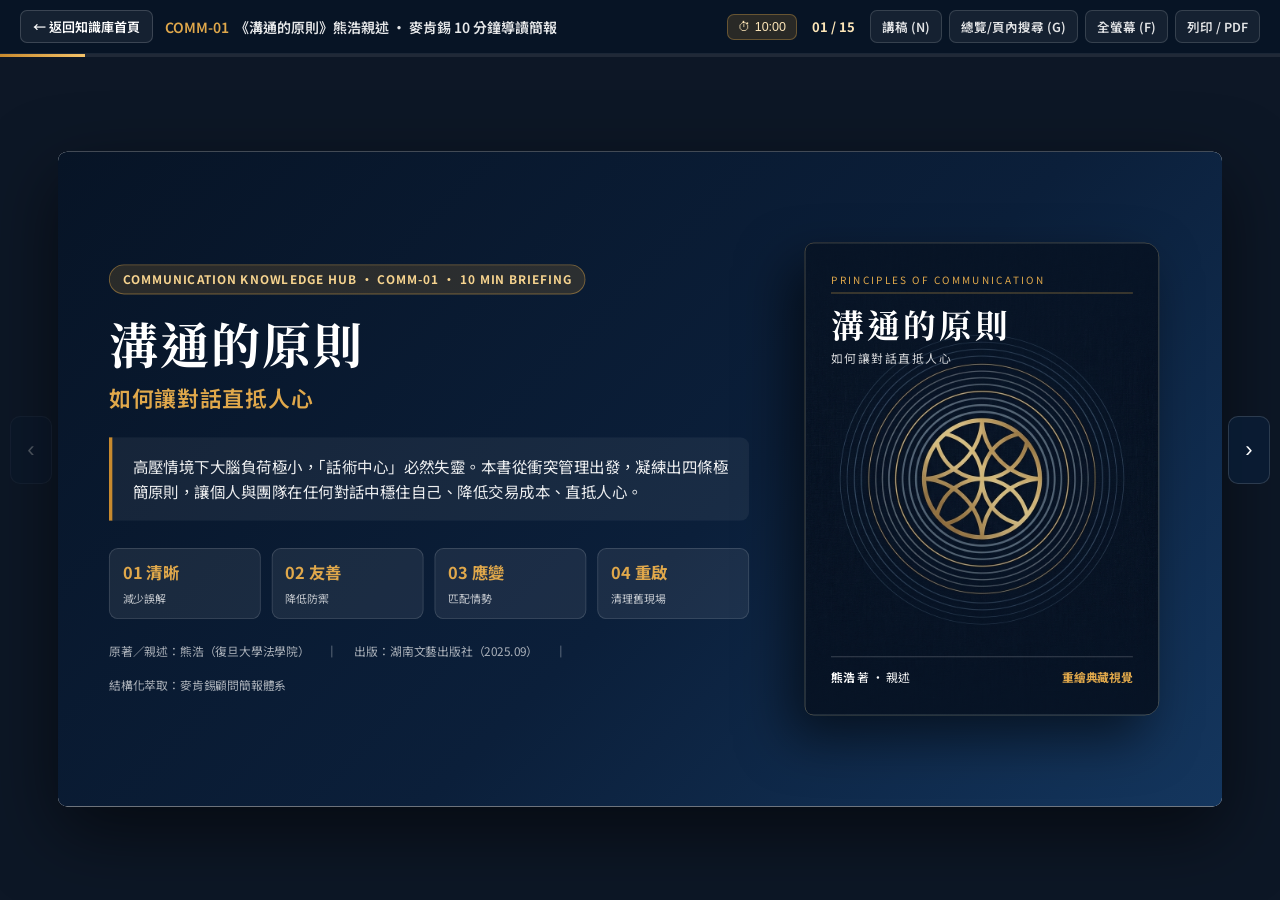
<file: decks/principles-of-communication.html>
<!DOCTYPE html>
<html lang="zh-Hant">
<head>
  <meta charset="UTF-8" />
  <meta name="viewport" content="width=device-width, initial-scale=1.0" />
  <title>《溝通的原則》熊浩親述｜麥肯錫 10 分鐘精華簡報（15 頁）</title>
  <link rel="preconnect" href="https://fonts.googleapis.com" />
  <link rel="preconnect" href="https://fonts.gstatic.com" crossorigin />
  <link href="https://fonts.googleapis.com/css2?family=Noto+Sans+TC:wght@400;500;600;700&family=Noto+Serif+TC:wght@600;700&display=swap" rel="stylesheet" />
  <link rel="stylesheet" href="../assets/css/deck.css" />
</head>
<body>
  <!-- Top Toolbar -->
  <header class="deck-topbar">
    <div class="deck-left">
      <a href="../index.html" class="btn-back-home">← 返回知識庫首頁</a>
      <div class="deck-title-bar">
        <span>COMM-01</span>《溝通的原則》熊浩親述 · 麥肯錫 10 分鐘導讀簡報
      </div>
    </div>

    <div class="deck-controls">
      <button type="button" class="timer-pill" id="timer-pill" title="點擊開始/暫停 10 分鐘計時（雙擊重置）">⏱ 10:00</button>
      <span class="slide-counter" id="slide-counter">01 / 15</span>
      <button type="button" class="ctrl-btn" id="btn-notes" title="快捷鍵 N">講稿 (N)</button>
      <button type="button" class="ctrl-btn" id="btn-grid" title="快捷鍵 G">總覽/頁內搜尋 (G)</button>
      <button type="button" class="ctrl-btn" id="btn-fs" title="快捷鍵 F">全螢幕 (F)</button>
      <button type="button" class="ctrl-btn" id="btn-print" title="列印或匯出 PDF">列印 / PDF</button>
    </div>
  </header>

  <div class="progress-track"><div class="progress-fill" id="progress-fill"></div></div>

  <!-- Navigation Arrows -->
  <button type="button" class="nav-arrow nav-prev" id="btn-prev" aria-label="上一頁">‹</button>
  <button type="button" class="nav-arrow nav-next" id="btn-next" aria-label="下一頁">›</button>

  <!-- Main 16:9 Scaled Stage -->
  <main class="stage-wrapper" id="stage-wrapper">
    <div class="stage-scaler" id="stage-scaler">

      <!-- ================================================================
           SLIDE 01 : 封面
           ================================================================ -->
      <section class="slide slide-cover active"
        data-kicker="COVER · 麥肯錫 10 分鐘精華導讀"
        data-title="《溝通的原則》如何讓對話直抵人心"
        data-note-conclusion="這是一場為個人修煉與團隊協作設計的 10 分鐘導讀：用「清晰、友善、應變、重啟」四條極簡原則，取代複雜卻用不上的話術。"
        data-note-evidence="來源為復旦大學法學院熊浩教授親述其 2025 年 9 月出版作品《溝通的原則：如何讓對話直抵人心》（得到音訊 29 分 45 秒）。全書根植於「衝突管理」學科——在最難的壓力現場管用的原則，日常溝通更不會出錯。"
        data-note-transition="在深入每一條原則之前，讓我們先用一頁鳥瞰全書的整體邏輯骨架。">
        <div class="cover-grid">
          <div>
            <div class="cover-tag">COMMUNICATION KNOWLEDGE HUB · COMM-01 · 10 MIN BRIEFING</div>
            <h1 class="cover-title">溝通的原則</h1>
            <p class="cover-subtitle">如何讓對話直抵人心</p>
            <div class="cover-thesis">
              高壓情境下大腦負荷極小，「話術中心」必然失靈。本書從衝突管理出發，凝練出四條極簡原則，讓個人與團隊在任何對話中穩住自己、降低交易成本、直抵人心。
            </div>
            <div class="cover-four-badges">
              <div class="cover-badge"><strong>01 清晰</strong><span>減少誤解</span></div>
              <div class="cover-badge"><strong>02 友善</strong><span>降低防禦</span></div>
              <div class="cover-badge"><strong>03 應變</strong><span>匹配情勢</span></div>
              <div class="cover-badge"><strong>04 重啟</strong><span>清理舊現場</span></div>
            </div>
            <div style="margin-top:26px;font-size:13px;color:rgba(255,255,255,0.65);display:flex;gap:18px;flex-wrap:wrap;">
              <span>原著／親述：熊浩（復旦大學法學院）</span>
              <span>｜</span>
              <span>出版：湖南文藝出版社（2025.09）</span>
              <span>｜</span>
              <span>結構化萃取：麥肯錫顧問簡報體系</span>
            </div>
          </div>

          <div class="cover-book-mockup">
            <img src="../assets/images/book-principles-cover-art.jpg" alt="《溝通的原則》重新繪製典藏封面插畫" />
            <div class="cover-book-scrim"></div>
            <div class="cover-book-top">
              <div style="font-size:11px;letter-spacing:0.22em;color:#E0A84B;border-bottom:1px solid rgba(224,168,75,0.45);padding-bottom:6px;margin-bottom:12px;">PRINCIPLES OF COMMUNICATION</div>
              <div style="font-family:'Noto Serif TC',serif;font-size:36px;font-weight:700;letter-spacing:0.1em;line-height:1.2;">溝通的原則</div>
              <div style="font-size:13px;color:rgba(255,255,255,0.82);letter-spacing:0.14em;margin-top:6px;">如何讓對話直抵人心</div>
            </div>
            <div class="cover-book-bottom" style="display:flex;justify-content:space-between;align-items:flex-end;border-top:1px solid rgba(255,255,255,0.2);padding-top:12px;font-size:13px;">
              <div><strong>熊浩</strong> 著 · 親述</div>
              <div style="color:#E0A84B;font-weight:700;">重繪典藏視覺</div>
            </div>
          </div>
        </div>
      </section>

      <!-- ================================================================
           SLIDE 02 : 全書邏輯骨架圖
           ================================================================ -->
      <section class="slide"
        data-kicker="01 · 全書架構圖"
        data-title="全書構築「拆誤會→立原則→成閉環」架構：以四道動態關口取代僵化招式"
        data-note-conclusion="整本書不是零散的話術合集，而是一套「先正地基、再過三關、失控重啟回環」的動態作業系統。"
        data-note-evidence="熊浩強調：若地基是歪的（抱持溝通萬能或溝通等於說話等誤會），上面蓋什麼都白搭。因此先拆四個誤會、確立『降低交易成本』的定位，再進入清晰、友善、應變，出錯則由重啟清理現場並回到前三原則。"
        data-note-transition="接下來我們看一個職場最熟悉的場景，理解為什麼傳統「話術中心」的溝通課在關鍵時刻總會失靈。">
        <div class="slide-header">
          <div class="slide-kicker-row">
            <span class="slide-kicker">01 · BOOK ARCHITECTURE · 全書邏輯骨架</span>
            <span class="slide-pacing">建議節奏 00:40–01:20</span>
          </div>
          <h2 class="action-title">全書構築「拆誤會→立原則→成閉環」架構：以<em>四道動態關口</em>取代僵化話術</h2>
        </div>

        <div class="slide-body">
          <div class="svg-box" style="flex:1;padding:16px;">
            <svg viewBox="0 0 1140 440" xmlns="http://www.w3.org/2000/svg" font-family="'Noto Sans TC', sans-serif">
              <defs>
                <marker id="arr-navy" viewBox="0 0 10 10" refX="8" refY="5" markerWidth="7" markerHeight="7" orient="auto">
                  <path d="M0,1 L9,5 L0,9 z" fill="#0B1F3A"/>
                </marker>
                <marker id="arr-gold" viewBox="0 0 10 10" refX="8" refY="5" markerWidth="7" markerHeight="7" orient="auto">
                  <path d="M0,1 L9,5 L0,9 z" fill="#C88A2E"/>
                </marker>
              </defs>

              <!-- Foundation Layer -->
              <rect x="20" y="20" width="1100" height="82" rx="10" fill="#F1F5F9" stroke="#0B1F3A" stroke-width="2"/>
              <rect x="20" y="20" width="170" height="82" rx="10" fill="#0B1F3A"/>
              <text x="105" y="56" text-anchor="middle" fill="#E0A84B" font-size="13" font-weight="700">地基校準 (P03–P05)</text>
              <text x="105" y="79" text-anchor="middle" fill="#FFFFFF" font-size="16" font-weight="700">破除四大誤會</text>

              <text x="215" y="52" fill="#0B1F3A" font-size="15" font-weight="700">拆掉歪斜地基：溝通 ≠ 說話 ｜ 話多 ≠ 會溝通 ｜ 衝突非壞事 ｜ 溝通非萬能</text>
              <text x="215" y="79" fill="#475569" font-size="13.5">核心經濟定位：降低科斯「交易成本」（搜尋／談判／信任／鑑定） ＋ 注意力邊界「大事不多」</text>

              <!-- Arrow down from foundation -->
              <line x1="570" y1="102" x2="570" y2="138" stroke="#0B1F3A" stroke-width="2.5" marker-end="url(#arr-navy)"/>

              <!-- Four Principles Flow -->
              <!-- Gate 1 -->
              <rect x="20" y="148" width="248" height="186" rx="12" fill="#FFFFFF" stroke="#0B1F3A" stroke-width="2"/>
              <rect x="20" y="148" width="248" height="44" rx="10" fill="#0B1F3A"/>
              <text x="144" y="176" text-anchor="middle" fill="#FFFFFF" font-size="17" font-weight="700">關口一：清晰 (P06–07)</text>
              <text x="144" y="214" text-anchor="middle" fill="#C88A2E" font-size="14" font-weight="700">核心功能：減少誤解</text>
              <text x="38" y="242" fill="#334155" font-size="13">• 穿透知識詛咒與守夜人腦補</text>
              <text x="38" y="266" fill="#334155" font-size="13">• 克服心理防禦、敢於達意</text>
              <text x="38" y="290" fill="#334155" font-size="13">• 辨識策略性模糊與解碼成本</text>
              <text x="38" y="318" fill="#64748B" font-size="12" font-weight="700">檢核：發出與收到訊號一致嗎？</text>

              <line x1="268" y1="240" x2="300" y2="240" stroke="#0B1F3A" stroke-width="2.5" marker-end="url(#arr-navy)"/>

              <!-- Gate 2 -->
              <rect x="308" y="148" width="248" height="186" rx="12" fill="#FFFFFF" stroke="#0B1F3A" stroke-width="2"/>
              <rect x="308" y="148" width="248" height="44" rx="10" fill="#132E52"/>
              <text x="432" y="176" text-anchor="middle" fill="#FFFFFF" font-size="17" font-weight="700">關口二：友善 (P08–09)</text>
              <text x="432" y="214" text-anchor="middle" fill="#C88A2E" font-size="14" font-weight="700">核心功能：降低防禦</text>
              <text x="326" y="242" fill="#334155" font-size="13">• 互惠：安全感結餘＋先行施惠</text>
              <text x="326" y="266" fill="#334155" font-size="13">• 覺知：被看重／有歸屬／能做主</text>
              <text x="326" y="290" fill="#334155" font-size="13">• 召喚：用訊號喚醒對方好版本</text>
              <text x="326" y="318" fill="#64748B" font-size="12" font-weight="700">檢核：對方感受到善意與尊重嗎？</text>

              <line x1="556" y1="240" x2="588" y2="240" stroke="#0B1F3A" stroke-width="2.5" marker-end="url(#arr-navy)"/>

              <!-- Gate 3 -->
              <rect x="596" y="148" width="248" height="186" rx="12" fill="#FFFFFF" stroke="#0B1F3A" stroke-width="2"/>
              <rect x="596" y="148" width="248" height="44" rx="10" fill="#1E4270"/>
              <text x="720" y="176" text-anchor="middle" fill="#FFFFFF" font-size="17" font-weight="700">關口三：應變 (P10–11)</text>
              <text x="720" y="214" text-anchor="middle" fill="#C88A2E" font-size="14" font-weight="700">核心功能：匹配情勢</text>
              <text x="614" y="242" fill="#334155" font-size="13">• 以直報怨，拒絕盲目單一善良</text>
              <text x="614" y="266" fill="#334155" font-size="13">• TKI 雙維度五策略靈活切換</text>
              <text x="614" y="290" fill="#334155" font-size="13">• 感覺 → 驗證 → 選擇三步曲</text>
              <text x="614" y="318" fill="#64748B" font-size="12" font-weight="700">檢核：此刻該推進、讓步或暫停？</text>

              <line x1="844" y1="240" x2="876" y2="240" stroke="#C88A2E" stroke-width="2.5" stroke-dasharray="6,4" marker-end="url(#arr-gold)"/>

              <!-- Gate 4 -->
              <rect x="884" y="148" width="236" height="186" rx="12" fill="#FEF7E8" stroke="#C88A2E" stroke-width="2.5"/>
              <rect x="884" y="148" width="236" height="44" rx="10" fill="#C88A2E"/>
              <text x="1002" y="176" text-anchor="middle" fill="#FFFFFF" font-size="17" font-weight="700">關口四：重啟 (P12–13)</text>
              <text x="1002" y="214" text-anchor="middle" fill="#0B1F3A" font-size="14" font-weight="700">核心功能：清理舊現場</text>
              <text x="900" y="242" fill="#334155" font-size="13">• 情緒標記：抽離身份與情緒</text>
              <text x="900" y="266" fill="#334155" font-size="13">• 時間鏡頭 ✕ 敘事鏡頭找分岔</text>
              <text x="900" y="290" fill="#334155" font-size="13">• 四步修復公式（和解或離開）</text>
              <text x="900" y="318" fill="#B4771E" font-size="12" font-weight="700">檢核：停止讓過去壟斷未來</text>

              <!-- Feedback loop arrow from Gate 4 back to Gate 1-3 -->
              <path d="M1002,334 L1002,392 L144,392 L144,342" fill="none" stroke="#C88A2E" stroke-width="2.5" marker-end="url(#arr-gold)"/>
              <rect x="370" y="374" width="420" height="34" rx="17" fill="#0B1F3A"/>
              <text x="580" y="396" text-anchor="middle" fill="#FDE6B8" font-size="13.5" font-weight="700">若仍出錯 → 以「重啟」清理現場 → 重新回到清晰、友善與應變閉環</text>
            </svg>
          </div>
        </div>

        <div class="slide-footer">
          <span class="slide-takeaway">清晰減少誤解、友善降低防禦、應變匹配情勢；出問題則以重啟清理現場並重新循環。</span>
          <span class="page-num">02 / 15</span>
        </div>
      </section>

      <!-- ================================================================
           SLIDE 03 : 痛點與破題
           ================================================================ -->
      <section class="slide"
        data-kicker="02 · 前言與問題意識"
        data-title="高壓即興現場大腦負荷極小，「話術中心」必然失靈，唯有極簡原則能即時調用"
        data-note-conclusion="我們學過無數說話技巧卻總在關鍵時刻用不上，因為「話術中心」違背了人類高壓下的大腦負荷與生命經驗。"
        data-note-evidence="書中開場專案會議案例：負責人說『盡快推進、部門協同、體現創新』，全員點頭卻四部門各走各路（產品做原型、市場定主題、法務做風控、財務等預算）。壓力下大腦忙於處理情緒已用盡全力，談判書教的假裝驚訝或故意沉默只會演戲露餡。"
        data-note-transition="理解了為何需要極簡原則後，接下來兩頁我們先拆掉四個最容易讓溝通走偏的底層誤會。">
        <div class="slide-header">
          <div class="slide-kicker-row">
            <span class="slide-kicker">02 · PROBLEM STATEMENT · 為何話術總在關鍵時刻失靈</span>
            <span class="slide-pacing">建議節奏 01:20–02:00</span>
          </div>
          <h2 class="action-title">高壓即興現場大腦負荷極小，<em>「話術中心」必然失靈</em>，唯有極簡原則能即時調用</h2>
        </div>

        <div class="slide-body">
          <div class="grid-2-wide">
            <!-- Left: SVG Divergence of Project Meeting -->
            <div class="svg-box" style="padding:14px;">
              <svg viewBox="0 0 680 420" xmlns="http://www.w3.org/2000/svg" font-family="'Noto Sans TC', sans-serif">
                <defs>
                  <marker id="arr-red" viewBox="0 0 10 10" refX="8" refY="5" markerWidth="6" markerHeight="6" orient="auto">
                    <path d="M0,1 L9,5 L0,9 z" fill="#B91C1C"/>
                  </marker>
                </defs>
                <text x="16" y="26" fill="#0B1F3A" font-size="16" font-weight="700">經典失效現場：同一場專案會，全員點頭卻走向四個方向</text>
                <!-- Speaker Box -->
                <rect x="16" y="48" width="230" height="330" rx="12" fill="#0B1F3A"/>
                <text x="131" y="84" text-anchor="middle" fill="#E0A84B" font-size="13" font-weight="700">專案負責人發話</text>
                <text x="131" y="128" text-anchor="middle" fill="#FFFFFF" font-size="15.5" font-weight="700">「這個專案非常重要，</text>
                <text x="131" y="156" text-anchor="middle" fill="#FDE6B8" font-size="16" font-weight="700">大家『盡快』推進，</text>
                <text x="131" y="184" text-anchor="middle" fill="#FFFFFF" font-size="15.5" font-weight="700">注意『部門協同』，</text>
                <text x="131" y="212" text-anchor="middle" fill="#FDE6B8" font-size="16" font-weight="700">方案要體現『創新』。」</text>
                <rect x="38" y="250" width="186" height="44" rx="8" fill="rgba(255,255,255,0.1)"/>
                <text x="131" y="277" text-anchor="middle" fill="#CBD5E1" font-size="13">現場結果：全員點頭、無人提問</text>
                <text x="131" y="335" text-anchor="middle" fill="#E0A84B" font-size="12.5" font-weight="700">關於「創新」的各自解讀：</text>
                <text x="131" y="357" text-anchor="middle" fill="#CBD5E1" font-size="12">新功能 vs 商業模式 vs 包裝新意</text>

                <!-- Diverging Arrows -->
                <path d="M246,120 C295,120 300,82 342,82" fill="none" stroke="#B91C1C" stroke-width="2.2" marker-end="url(#arr-red)"/>
                <path d="M246,175 C295,175 300,168 342,168" fill="none" stroke="#B91C1C" stroke-width="2.2" marker-end="url(#arr-red)"/>
                <path d="M246,230 C295,230 300,254 342,254" fill="none" stroke="#B91C1C" stroke-width="2.2" marker-end="url(#arr-red)"/>
                <path d="M246,285 C295,285 300,340 342,340" fill="none" stroke="#B91C1C" stroke-width="2.2" marker-end="url(#arr-red)"/>

                <!-- Four Departments -->
                <rect x="352" y="48" width="312" height="68" rx="8" fill="#FEF2F2" stroke="#FCA5A5"/>
                <text x="370" y="75" fill="#B91C1C" font-size="14" font-weight="700">產品部門解讀的「盡快」</text>
                <text x="370" y="99" fill="#334155" font-size="13.5">先快速做出一個可以演示的原型</text>

                <rect x="352" y="134" width="312" height="68" rx="8" fill="#FEF2F2" stroke="#FCA5A5"/>
                <text x="370" y="161" fill="#B91C1C" font-size="14" font-weight="700">市場部門解讀的「盡快」</text>
                <text x="370" y="185" fill="#334155" font-size="13.5">馬上拍板並確定對外傳播主題</text>

                <rect x="352" y="220" width="312" height="68" rx="8" fill="#FEF2F2" stroke="#FCA5A5"/>
                <text x="370" y="247" fill="#B91C1C" font-size="14" font-weight="700">法務部門解讀的「盡快」</text>
                <text x="370" y="271" fill="#334155" font-size="13.5">應當優先完成合規與風險審查</text>

                <rect x="352" y="306" width="312" height="68" rx="8" fill="#FEF2F2" stroke="#FCA5A5"/>
                <text x="370" y="333" fill="#B91C1C" font-size="14" font-weight="700">財務部門解讀的「盡快」</text>
                <text x="370" y="357" fill="#334155" font-size="13.5">停在原地等待一份明確的預算表</text>
              </svg>
            </div>

            <!-- Right: Why Scripts Fail -->
            <div style="display:flex;flex-direction:column;gap:14px;">
              <div class="mc-card red-top">
                <div class="card-label">DIAGNOSIS 01 · 認知瓶頸</div>
                <h3 class="card-title">高壓即興時，大腦是個「笨蛋」</h3>
                <ul class="mc-list">
                  <li>臨時上台發言或衝突氣頭上，大腦光是<strong>處理情緒已耗盡負荷</strong>。</li>
                  <li>大腦會自我辯護、避重就輕，根本沒有餘力去記憶倉庫翻找「遇到 A 類人用 X 話術」。</li>
                </ul>
              </div>

              <div class="mc-card gold-top">
                <div class="card-label">DIAGNOSIS 02 · 體驗斷裂</div>
                <h3 class="card-title">脫離生命經驗的「演戲話術」一用就露餡</h3>
                <ul class="mc-list">
                  <li>部分談判書教人報價後「假裝驚訝」或「故意沉默施壓」。</li>
                  <li>與平時為人相處方式背離，硬演只會讓自己<strong>感到別扭、迅速穿幫</strong>。</li>
                </ul>
              </div>

              <div class="callout-navy">
                <strong>為何從「衝突管理」提煉原則？</strong><br/>
                衝突是溝通的極端壓力測試——在最難的現場依然管用的極簡四原則，放回日常工作與家庭場景，更不會出錯。
              </div>
            </div>
          </div>
        </div>

        <div class="slide-footer">
          <span class="slide-takeaway">每個人聽見同一句話卻走向不同方向；解決之道不是背更多話術，而是握緊四條極簡原則。</span>
          <span class="page-num">03 / 15</span>
        </div>
      </section>

      <!-- ================================================================
           SLIDE 04 : 破除四大誤會（上）
           ================================================================ -->
      <section class="slide"
        data-kicker="03 · 溝通的誤會（上）"
        data-title="溝通不等於說話、話多不等於會溝通——驅動行為改變的底層引擎是「需求」"
        data-note-conclusion="資訊發出不等於抵達，口若懸河也不等於改變行為；唯有對準對方內在「需求」，溝通才算真正發生。"
        data-note-evidence="誤會一：給老師發『下週一中午12點直播一下』，缺背景、價值與配合內容；誤會二：作者打過上千場辯論賽，深知能說會道不等於會溝通。孩子沉迷遊戲在父母眼裡是淪陷，在孩子那裡是榮譽感、歸屬感與排遣孤獨——不滿足需求，再多道理都是薄薄一張紙。"
        data-note-transition="拆完前兩個關於「怎麼說」的誤會，下一頁我們拆掉另外兩個關於「衝突」與「溝通邊界」的深層誤會。">
        <div class="slide-header">
          <div class="slide-kicker-row">
            <span class="slide-kicker">03 · DEBUNKING MYTHS (1/2) · 破除誤會一與誤會二</span>
            <span class="slide-pacing">建議節奏 02:00–02:40</span>
          </div>
          <h2 class="action-title">溝通 ≠ 說話、話多 ≠ 會溝通——驅動行為改變的底層引擎永遠是<em>「需求」</em></h2>
        </div>

        <div class="slide-body">
          <div class="grid-2">
            <!-- Myth 1 -->
            <div class="mc-card navy-top" style="gap:14px;">
              <div>
                <div class="card-label">MYTH 01 · 資訊產生 ≠ 真正抵達</div>
                <h3 class="card-title">誤會一：以為「把話說出去」就是溝通</h3>
              </div>

              <table class="mc-table">
                <thead>
                  <tr><th style="width:28%;">維度</th><th>只是「說話」（單向發送）</th><th>真正的「溝通」（雙向抵達）</th></tr>
                </thead>
                <tbody>
                  <tr>
                    <td><strong>來源案例</strong></td>
                    <td>「老師好，下週一中午 12 點您有時間嗎？咱們直播一下。」</td>
                    <td>說清：<strong>是什麼活動、為何適合你、你能得到什麼、需要你做什麼</strong>。</td>
                  </tr>
                  <tr>
                    <td><strong>隱含心態</strong></td>
                    <td>「你應該配合我出現」</td>
                    <td>「為了共同目的，如何配合並為彼此創造價值」</td>
                  </tr>
                  <tr>
                    <td><strong>溝通結果</strong></td>
                    <td>資訊已發出，對方一頭霧水、推託不回</td>
                    <td>大幅減少來回追問，直接促成共識與行動</td>
                  </tr>
                </tbody>
              </table>

              <div class="callout-gold">
                <strong>團隊落地檢核：</strong>發起會議或請求協作時，至少交代「目標、關聯性、對方價值、具體動作」四要素。
              </div>
            </div>

            <!-- Myth 2 + Iceberg SVG -->
            <div class="mc-card gold-top" style="gap:12px;">
              <div>
                <div class="card-label">MYTH 02 · 衝突解決學科核心概念</div>
                <h3 class="card-title">誤會二：以為「口才好、話多」就會溝通</h3>
              </div>

              <div class="svg-box" style="flex:1;border:none;padding:4px;">
                <svg viewBox="0 0 520 265" xmlns="http://www.w3.org/2000/svg" font-family="'Noto Sans TC', sans-serif">
                  <!-- Waterline -->
                  <rect x="10" y="10" width="500" height="84" rx="8" fill="#F8FAFC"/>
                  <rect x="10" y="96" width="500" height="160" rx="8" fill="#0B1F3A"/>
                  <line x1="10" y1="95" x2="510" y2="95" stroke="#C88A2E" stroke-width="2.5" stroke-dasharray="6,4"/>

                  <!-- Iceberg Polygon -->
                  <polygon points="260,22 205,94 315,94" fill="#CBD5E1" stroke="#0B1F3A" stroke-width="1.5"/>
                  <polygon points="205,96 315,96 378,240 142,240" fill="#1E4270" stroke="#E0A84B" stroke-width="1.8"/>

                  <!-- Above Water Text -->
                  <text x="260" y="65" text-anchor="middle" fill="#0B1F3A" font-size="13.5" font-weight="700">表面行為與說教</text>
                  <text x="26" y="42" fill="#475569" font-size="12.5" font-weight="700">辯論賽上千場觀察：</text>
                  <text x="26" y="62" fill="#64748B" font-size="12">舌燦蓮花 ≠ 會溝通</text>
                  <text x="342" y="42" fill="#B91C1C" font-size="12.5" font-weight="700">父母視角（表象）：</text>
                  <text x="342" y="62" fill="#64748B" font-size="12">「孩子沉迷遊戲是淪陷」</text>

                  <!-- Below Water Text -->
                  <text x="260" y="132" text-anchor="middle" fill="#E0A84B" font-size="16" font-weight="700">核心驅動力：內在「需求」</text>
                  <rect x="172" y="150" width="176" height="28" rx="6" fill="rgba(255,255,255,0.12)"/>
                  <text x="260" y="169" text-anchor="middle" fill="#FFFFFF" font-size="13" font-weight="600">榮譽感 · 歸屬感</text>
                  <rect x="158" y="186" width="204" height="28" rx="6" fill="rgba(255,255,255,0.12)"/>
                  <text x="260" y="205" text-anchor="middle" fill="#FFFFFF" font-size="13" font-weight="600">真實世界孤獨的填充</text>
                  <text x="260" y="232" text-anchor="middle" fill="#FDE6B8" font-size="12">不滿足這個需求，再多道理都是薄薄一張紙</text>
                </svg>
              </div>

              <div class="callout-navy">
                <strong>底層規律：</strong>人永遠是因為「需求獲得滿足」而改變行為，不是因為你講贏了道理。
              </div>
            </div>
          </div>
        </div>

        <div class="slide-footer">
          <span class="slide-takeaway">溝通不是單向輸出資訊或辯論勝出，而是讓對方看見價值、觸及真實需求。</span>
          <span class="page-num">04 / 15</span>
        </div>
      </section>

      <!-- ================================================================
           SLIDE 05 : 破除四大誤會（下）與交易成本本質
           ================================================================ -->
      <section class="slide"
        data-kicker="04 · 溝通的誤會（下）與本質定位"
        data-title="衝突比敷衍更真實；溝通核心價值在降低「交易成本」並奉行「大事不多」"
        data-note-conclusion="溝通不是無所不能的「溝通神學」，它在經濟學上解決的是「交易成本」，在生活中要懂得「大事不多」。"
        data-note-evidence="誤會三：『來都來了、都不容易』是偽共識，衝突才暴露真實與邊界。誤會四：同事裝修敲牆溝通極佳，鄰居仍因賣房變卦；老師名言『相信所有衝突都能解決，但不一定是被你解決的』。經濟學家科斯用二手車說明搜尋、談判、信任、鑑定四大交易成本。注意力如肌肉，小事（冷場、群發錯訊撤不回）忘掉就好。"
        data-note-transition="地基校準完成！接下來正式進入全書四條原則的第一道關口——「清晰」。">
        <div class="slide-header">
          <div class="slide-kicker-row">
            <span class="slide-kicker">04 · DEBUNKING MYTHS (2/2) &amp; ESSENCE · 衝突、交易成本與邊界</span>
            <span class="slide-pacing">建議節奏 02:40–03:20</span>
          </div>
          <h2 class="action-title">衝突比敷衍更真實；溝通的核心價值在降低<em>「交易成本」</em>並奉行<em>「大事不多」</em></h2>
        </div>

        <div class="slide-body">
          <div class="grid-3">
            <!-- Col 1: Myth 3 & 4 -->
            <div class="mc-card navy-top" style="gap:10px;">
              <div class="card-label">MYTH 03 &amp; 04 · 真實與謙卑</div>
              <h3 class="card-title">不畏衝突，也不迷信「溝通萬能」</h3>
              <ul class="mc-list">
                <li><strong>衝突比偽共識真實：</strong>「來都來了」「都不容易」只是敷衍；衝突幫我們釐清邊界、孕育改變。</li>
                <li><strong>裝修敲牆案例：</strong>同事拍照解釋到位，鄰居隔天仍反悔（因要賣房）——對方有更重要需求時，溝通非唯一變量。</li>
                <li><strong>推牆比喻：</strong>每天推牆，牆不會倒，但你的手臂會變強。</li>
              </ul>
              <div class="callout-gold" style="font-size:12.5px;">
                <strong>老師兩句話：</strong>① 相信世界所有衝突都能解決（<strong>給人力量</strong>）；② 不一定是被你解決的（<strong>教人謙卑</strong>）。
              </div>
            </div>

            <!-- Col 2: Coase Transaction Cost SVG -->
            <div class="mc-card gold-top" style="gap:8px;">
              <div class="card-label">ECONOMIC ESSENCE · 科斯理論</div>
              <h3 class="card-title">溝通真正解決的是「交易成本」</h3>
              <div class="svg-box" style="flex:1;border:none;padding:2px;">
                <svg viewBox="0 0 340 270" xmlns="http://www.w3.org/2000/svg" font-family="'Noto Sans TC', sans-serif">
                  <!-- Top value creation -->
                  <rect x="10" y="6" width="320" height="44" rx="8" fill="#0B1F3A"/>
                  <text x="170" y="24" text-anchor="middle" fill="#E0A84B" font-size="11.5" font-weight="700">價值創造第三條路（規模效應＋創新之外）</text>
                  <text x="170" y="42" text-anchor="middle" fill="#FFFFFF" font-size="13.5" font-weight="700">以高質量溝通 降低交互交易成本</text>

                  <!-- 4 Cost Blocks (Used Car Example) -->
                  <rect x="10" y="66" width="154" height="72" rx="8" fill="#F8FAFC" stroke="#CBD5E1"/>
                  <text x="87" y="92" text-anchor="middle" fill="#0B1F3A" font-size="14" font-weight="700">1. 搜尋成本</text>
                  <text x="87" y="114" text-anchor="middle" fill="#475569" font-size="12">花時間找資訊／找對象</text>

                  <rect x="176" y="66" width="154" height="72" rx="8" fill="#F8FAFC" stroke="#CBD5E1"/>
                  <text x="253" y="92" text-anchor="middle" fill="#0B1F3A" font-size="14" font-weight="700">2. 談判成本</text>
                  <text x="253" y="114" text-anchor="middle" fill="#475569" font-size="12">反覆拉鋸、議價對齊</text>

                  <rect x="10" y="148" width="154" height="72" rx="8" fill="#FEF7E8" stroke="#E0A84B"/>
                  <text x="87" y="174" text-anchor="middle" fill="#B4771E" font-size="14" font-weight="700">3. 信任成本</text>
                  <text x="87" y="196" text-anchor="middle" fill="#475569" font-size="12">判斷對方是否欺騙你</text>

                  <rect x="176" y="148" width="154" height="72" rx="8" fill="#FEF7E8" stroke="#E0A84B"/>
                  <text x="253" y="174" text-anchor="middle" fill="#B4771E" font-size="14" font-weight="700">4. 鑑定成本</text>
                  <text x="253" y="196" text-anchor="middle" fill="#475569" font-size="12">請第三方檢驗與背書</text>

                  <text x="170" y="248" text-anchor="middle" fill="#64748B" font-size="12">買二手車範例：商品價格之外的所有交互損耗</text>
                </svg>
              </div>
            </div>

            <!-- Col 3: Energy Boundary -->
            <div class="mc-card dark" style="gap:12px;">
              <div class="card-label">ENERGY PRINCIPLE · 注意力管理</div>
              <h3 class="card-title">口號：「大事不多」——並非所有事都值得好好溝通</h3>
              <ul class="mc-list">
                <li><strong>意志力像肌肉：</strong>用多了會疲乏；在小事上焦灼內耗，遇到真大事就無力炯炯有神。</li>
                <li><strong>小事快速止血：</strong>發錯消息 → 真誠道歉澄清 → <strong>此事終了</strong>。</li>
                <li><strong>果斷放下的雜訊：</strong>別人說壞話、微信群發錯撤不回、說完話突然冷場——<strong>忘掉就好</strong>。</li>
              </ul>
              <div style="margin-top:auto;padding:12px;border-radius:8px;background:rgba(200,138,46,0.18);border:1px solid rgba(224,168,75,0.45);font-size:13px;color:#FDE6B8;">
                不是所有的關係都值得百般珍惜，你也不需要讓所有人都滿意。
              </div>
            </div>
          </div>
        </div>

        <div class="slide-footer">
          <span class="slide-takeaway">拒絕溝通神學：承認衝突真實性、用溝通降交易成本，把寶貴心力留給真正的大事。</span>
          <span class="page-num">05 / 15</span>
        </div>
      </section>

      <!-- ================================================================
           SLIDE 06 : 原則一「清晰」技巧與人性雙束縛
           ================================================================ -->
      <section class="slide"
        data-kicker="05 · 原則一：清晰（障礙剖析）"
        data-title="最危險的話是「我已經說得很清楚了」——模糊根源在知識詛咒與心理防禦"
        data-note-conclusion="清晰難的從來不是怎麼說，而是為什麼不敢說；第一層障礙在技巧，第二層更深的障礙在人性。"
        data-note-evidence="技巧含資訊釐清、語境適應、自我袒露。但人有兩大束縛：① 認知「知識詛咒／所知障」（領導說『按上次標準』）加上人類面對空缺會如『過度警覺的守夜人』自動往消極面填補；② 心理防禦把脆弱變形成指責、拖延、冷淡、憤怒。清晰不全是技術問題，更是勇氣問題。"
        data-note-transition="除了無意識的盲點與不敢說，職場還存在「故意不說清楚」的策略性模糊，我們在下一頁算清這筆帳。">
        <div class="slide-header">
          <div class="slide-kicker-row">
            <span class="slide-kicker">05 · PRINCIPLE 1: CLARITY · 清晰的技巧層與人性雙重束縛</span>
            <span class="slide-pacing">建議節奏 03:20–04:00</span>
          </div>
          <h2 class="action-title">最危險的話是「我已經說得很清楚了」——模糊根源在<em>知識詛咒</em>與<em>心理防禦</em></h2>
        </div>

        <div class="slide-body">
          <div class="grid-2-left">
            <!-- Left: SVG Iceberg of Clarity Barriers -->
            <div class="svg-box" style="padding:12px;">
              <svg viewBox="0 0 440 430" xmlns="http://www.w3.org/2000/svg" font-family="'Noto Sans TC', sans-serif">
                <text x="220" y="24" text-anchor="middle" fill="#0B1F3A" font-size="15" font-weight="700">清晰雙層障礙模型：技巧 vs 人性</text>

                <!-- Layer 1: Skills -->
                <rect x="20" y="42" width="400" height="104" rx="10" fill="#F1F5F9" stroke="#94A3B8" stroke-width="1.5"/>
                <text x="38" y="68" fill="#0B1F3A" font-size="13.5" font-weight="700">表層障礙：表達技巧（書中三層面）</text>
                <rect x="36" y="82" width="114" height="48" rx="6" fill="#FFFFFF" stroke="#CBD5E1"/>
                <text x="93" y="103" text-anchor="middle" fill="#0B1F3A" font-size="12.5" font-weight="700">資訊釐清</text>
                <text x="93" y="121" text-anchor="middle" fill="#64748B" font-size="11">結構化、具體化</text>

                <rect x="163" y="82" width="114" height="48" rx="6" fill="#FFFFFF" stroke="#CBD5E1"/>
                <text x="220" y="103" text-anchor="middle" fill="#0B1F3A" font-size="12.5" font-weight="700">語境適應</text>
                <text x="220" y="121" text-anchor="middle" fill="#64748B" font-size="11">按對方語言講</text>

                <rect x="290" y="82" width="114" height="48" rx="6" fill="#FFFFFF" stroke="#CBD5E1"/>
                <text x="347" y="103" text-anchor="middle" fill="#0B1F3A" font-size="12.5" font-weight="700">自我袒露</text>
                <text x="347" y="121" text-anchor="middle" fill="#64748B" font-size="11">說出真實感受</text>

                <!-- Divider -->
                <line x1="20" y1="164" x2="420" y2="164" stroke="#C88A2E" stroke-width="2" stroke-dasharray="6,4"/>
                <rect x="128" y="152" width="184" height="24" rx="12" fill="#C88A2E"/>
                <text x="220" y="168" text-anchor="middle" fill="#FFFFFF" font-size="11.5" font-weight="700">更深層的阻力來自「人性」</text>

                <!-- Layer 2A: Cognitive -->
                <rect x="20" y="188" width="400" height="110" rx="10" fill="#0B1F3A"/>
                <text x="38" y="214" fill="#E0A84B" font-size="13.5" font-weight="700">束縛一：認知盲區（知識詛咒 / 佛學「所知障」）</text>
                <text x="38" y="238" fill="#FFFFFF" font-size="12.5">• 知道一件事後，難以想像不知者的茫然（如「按上次標準」）。</text>
                <text x="38" y="260" fill="#FFFFFF" font-size="12.5">• 人類面對空缺從不留白，而是自動往消極面填補：</text>
                <text x="38" y="282" fill="#FDE6B8" font-size="12.5" font-weight="700">  大腦不是冷靜法官，而是「過度警覺的守夜人」（風險敏感演化）。</text>

                <!-- Layer 2B: Defense -->
                <rect x="20" y="310" width="400" height="106" rx="10" fill="#FEF7E8" stroke="#C88A2E" stroke-width="1.8"/>
                <text x="38" y="336" fill="#B4771E" font-size="13.5" font-weight="700">束縛二：心理防禦（不是詞不達意，而是不敢達意）</text>
                <text x="38" y="360" fill="#334155" font-size="12.5">• 把話說清楚 ＝ 把自己攤開（怕顯卑微、羸弱、無能、點燃衝突）。</text>
                <text x="38" y="382" fill="#334155" font-size="12.5">• 自我保護本能迫使真實訴求偽裝變形。</text>
                <text x="38" y="404" fill="#0B1F3A" font-size="13" font-weight="700">結論：清晰不只是表達技術，更是直面脆弱的勇氣問題。</text>
              </svg>
            </div>

            <!-- Right: Deformation Translation Table -->
            <div class="mc-card navy-top" style="gap:14px;">
              <div>
                <div class="card-label">PSYCHOLOGICAL TRANSLATION · 心理防禦的「話語變形」對照</div>
                <h3 class="card-title">看穿四種常見偽裝，練習把真實訴求直接說出口</h3>
              </div>

              <table class="mc-table">
                <thead>
                  <tr>
                    <th style="width:20%;">防禦偽裝</th>
                    <th style="width:39%;">口頭上的變形話語（模糊傷人）</th>
                    <th style="width:41%;">背後不敢說的清晰真話</th>
                  </tr>
                </thead>
                <tbody>
                  <tr>
                    <td><strong>把請求藏在指責裡</strong></td>
                    <td>「你怎麼總是這麼自私？」</td>
                    <td>「你的決定讓我覺得<strong>自己不重要</strong>，我希望你重視我的意見。」</td>
                  </tr>
                  <tr>
                    <td><strong>把拒絕藏在拖延裡</strong></td>
                    <td>「這個方案我們再研究研究…」</td>
                    <td>「這個目標在現有條件下<strong>我擔心完不成</strong>，需要調整資源或時程。」</td>
                  </tr>
                  <tr>
                    <td><strong>把在意藏在冷淡裡</strong></td>
                    <td>「隨便，你走吧。」</td>
                    <td>「我其實很在意你，<strong>我希望你留下</strong>。」</td>
                  </tr>
                  <tr>
                    <td><strong>把脆弱藏在憤怒裡</strong></td>
                    <td>暴怒反擊、指責對方失職</td>
                    <td>「我現在非常焦慮／害怕失控，<strong>我需要你的幫助</strong>。」</td>
                  </tr>
                </tbody>
              </table>

              <div class="callout-gold">
                <strong>演化警示：</strong>當你遲遲未回消息，對方很少先想「他可能在開會」，更容易腦補「他是不是不重視我」。資訊越留白，對方防禦越升級。
              </div>
            </div>
          </div>
        </div>

        <div class="slide-footer">
          <span class="slide-takeaway">誤解最常發生在所有人都以為自己聽懂了的時候；清晰既要克服知識詛咒，更要拿出袒露的勇氣。</span>
          <span class="page-num">06 / 15</span>
        </div>
      </section>

      <!-- ================================================================
           SLIDE 07 : 原則一「清晰」進階：策略性模糊與解碼成本
           ================================================================ -->
      <section class="slide"
        data-kicker="06 · 原則一：清晰（策略與成本）"
        data-title="分清「不敢說」與「策略性模糊」：不必拋棄含蓄，但須算清解碼成本由誰買單"
        data-note-conclusion="模糊並非永遠錯誤，關鍵在分清「不敢說」與「選擇不說」，並且清楚每分模糊都會轉嫁為對方的解碼成本。"
        data-note-evidence="傳播學者埃里克·艾森伯格提出『策略性模糊』：下屬說『繼續努力爭取』、組織高喊『持續提升、協同賦能、打造生態』，是為保護面子、保留退路、暫時團結不同利益者。中國文化亦珍視含蓄與留白。但拒絕說清楚只會把風險轉成對方猜測成本，最終以誤解反噬關係。"
        data-note-transition="把話說清楚只是第一關；如果只有清晰而沒有溫度，尖銳的真話反而會觸發防禦。我們進入第二原則——「友善」。">
        <div class="slide-header">
          <div class="slide-kicker-row">
            <span class="slide-kicker">06 · STRATEGIC AMBIGUITY &amp; DECODING COST · 策略性模糊與解碼成本</span>
            <span class="slide-pacing">建議節奏 04:00–04:40</span>
          </div>
          <h2 class="action-title">分清「不敢說」與<em>「策略性模糊」</em>：不必拋棄含蓄，但須算清<em>解碼成本</em>由誰買單</h2>
        </div>

        <div class="slide-body">
          <div class="grid-2">
            <!-- Left: Two Types of Ambiguity -->
            <div style="display:flex;flex-direction:column;gap:14px;">
              <div class="mc-card navy-top">
                <div class="card-label">ERIC EISENBERG · 功能性策略</div>
                <h3 class="card-title">為什麼組織與文化常理性選擇「策略性模糊」？</h3>
                <ul class="mc-list">
                  <li><strong>保護面子與權力緩衝：</strong>下屬不說「目標無法完成」，改說「繼續努力爭取」。</li>
                  <li><strong>暫時凝聚不同利益者：</strong>組織反覆講「持續提升、協同賦能、打造生態」，避免過早暴露資源分配與分歧。</li>
                  <li><strong>東方含蓄美學：</strong>「言有盡而意無窮」「話不能說滿」「不言而喻的默契」，為關係保留彈性。</li>
                </ul>
              </div>

              <div class="mc-card gold-top" style="flex:1;">
                <div class="card-label">DECISION LENS · 兩類模糊辨析</div>
                <table class="mc-table">
                  <thead><tr><th>類型</th><th>本質</th><th>正確對策</th></tr></thead>
                  <tbody>
                    <tr>
                      <td><strong>1. 不敢說</strong></td>
                      <td>恐懼拒絕、衝突或暴露無能</td>
                      <td>覺察心理防禦，主動承擔清晰代價</td>
                    </tr>
                    <tr>
                      <td><strong>2. 選擇不說</strong></td>
                      <td>保護面子、留退路或文化含蓄</td>
                      <td>清醒計算「解碼成本」是否超出關係承受力</td>
                    </tr>
                  </tbody>
                </table>
              </div>
            </div>

            <!-- Right: SVG Decoding Cost Balance -->
            <div class="svg-box" style="padding:16px;">
              <svg viewBox="0 0 540 420" xmlns="http://www.w3.org/2000/svg" font-family="'Noto Sans TC', sans-serif">
                <defs>
                  <marker id="arr-dark" viewBox="0 0 10 10" refX="8" refY="5" markerWidth="7" markerHeight="7" orient="auto">
                    <path d="M0,1 L9,5 L0,9 z" fill="#0B1F3A"/>
                  </marker>
                </defs>
                <text x="270" y="26" text-anchor="middle" fill="#0B1F3A" font-size="16" font-weight="700">清晰代價 vs 解碼成本：心裡一定要有一本帳</text>

                <!-- Left Path: Clear -->
                <rect x="18" y="54" width="234" height="196" rx="12" fill="#F0FDFA" stroke="#0F766E" stroke-width="2"/>
                <rect x="18" y="54" width="234" height="38" rx="10" fill="#0F766E"/>
                <text x="135" y="79" text-anchor="middle" fill="#FFFFFF" font-size="14" font-weight="700">選擇把話說清楚（前置成本）</text>
                <text x="36" y="118" fill="#0F172A" font-size="13" font-weight="700">表達者當下承擔：</text>
                <text x="36" y="142" fill="#334155" font-size="12.5">• 直接面對拒絕、分歧或短暫不快</text>
                <text x="36" y="166" fill="#334155" font-size="12.5">• 承擔責任歸屬與明確標準</text>
                <rect x="34" y="186" width="202" height="46" rx="8" fill="#FFFFFF" stroke="#99F6E4"/>
                <text x="135" y="206" text-anchor="middle" fill="#0F766E" font-size="12.5" font-weight="700">長期回報：有效溝通真正開始</text>
                <text x="135" y="224" text-anchor="middle" fill="#475569" font-size="11.5">團隊對齊快、後續返工極低</text>

                <!-- Right Path: Ambiguous -->
                <rect x="288" y="54" width="234" height="196" rx="12" fill="#FEF2F2" stroke="#B91C1C" stroke-width="2"/>
                <rect x="288" y="54" width="234" height="38" rx="10" fill="#B91C1C"/>
                <text x="405" y="79" text-anchor="middle" fill="#FFFFFF" font-size="14" font-weight="700">拒絕說清楚（轉嫁解碼成本）</text>
                <text x="306" y="118" fill="#0F172A" font-size="13" font-weight="700">風險被轉嫁給對方：</text>
                <text x="306" y="142" fill="#334155" font-size="12.5">• 對方耗費心力猜測真實意圖</text>
                <text x="306" y="166" fill="#334155" font-size="12.5">• 守夜人大腦自動往壞處解讀</text>
                <rect x="304" y="186" width="202" height="46" rx="8" fill="#FFFFFF" stroke="#FECACA"/>
                <text x="405" y="206" text-anchor="middle" fill="#B91C1C" font-size="12.5" font-weight="700">長期代價：以誤解反噬關係</text>
                <text x="405" y="224" text-anchor="middle" fill="#475569" font-size="11.5">表面和氣、實則埋下更大衝突</text>

                <!-- Bottom Summary Principle -->
                <path d="M135,250 L135,286 L230,286" fill="none" stroke="#0B1F3A" stroke-width="2"/>
                <path d="M405,250 L405,286 L310,286" fill="none" stroke="#0B1F3A" stroke-width="2"/>
                <rect x="32" y="294" width="476" height="104" rx="12" fill="#0B1F3A"/>
                <text x="270" y="324" text-anchor="middle" fill="#E0A84B" font-size="14" font-weight="700">成熟溝通者的「成本帳本」</text>
                <text x="270" y="352" text-anchor="middle" fill="#FFFFFF" font-size="13.5">含蓄是文化長出來的東西，不必也不該拋棄；</text>
                <text x="270" y="378" text-anchor="middle" fill="#FDE6B8" font-size="14" font-weight="700">但必須看清：這份模糊的解碼成本，最終由誰來付？</text>
              </svg>
            </div>
          </div>
        </div>

        <div class="slide-footer">
          <span class="slide-takeaway">當一個人願意主動承擔清晰的代價、不再把猜測轉嫁給對方，有效的溝通才真正開始。</span>
          <span class="page-num">07 / 15</span>
        </div>
      </section>

      <!-- ================================================================
           SLIDE 08 : 原則二「友善」第一層（互惠）與安全感結餘
           ================================================================ -->
      <section class="slide"
        data-kicker="07 · 原則二：友善（第一層：互惠）"
        data-title="互惠不會自動發動，必須由內心握有「安全感結餘」的一方率先伸手釋放善意"
        data-note-conclusion="知道友善重要與擁有友善能力是兩回事；互惠的啟動按鈕在那個「先」字，而先伸手的前提是內心有結餘。"
        data-note-evidence="四大來源佐證：① 西奧迪尼《影響力》隨機寄聖誕賀卡引發大量陌生人回寄；② 英國籌款先送一小包糖果成功率提高一倍以上；③ 西南邊疆調解員『一杯茶、一支菸』先釋善意；④ 全國模範法官陳燕萍兩次微笑倒水被打翻後默默拖地，讓堂兄弟慚愧息爭。反觀安全感不足者，越怕失控越支配、越怕輕視越急著證明。"
        data-note-transition="先伸手啟動互惠之後，如何精準安撫對方的壞情緒並喚醒對方最好的一面？請看友善的第二、三層——覺知與召喚。">
        <div class="slide-header">
          <div class="slide-kicker-row">
            <span class="slide-kicker">07 · PRINCIPLE 2: KINDNESS (RECIPROCITY) · 互惠先行與安全感結餘</span>
            <span class="slide-pacing">建議節奏 04:40–05:20</span>
          </div>
          <h2 class="action-title">互惠不會自動發動，必須由內心握有<em>「安全感結餘」</em>的一方<em>率先伸手</em>釋放善意</h2>
        </div>

        <div class="slide-body">
          <div class="grid-2-left">
            <!-- Left: SVG Reciprocity Flywheel -->
            <div class="svg-box" style="padding:12px;">
              <svg viewBox="0 0 430 430" xmlns="http://www.w3.org/2000/svg" font-family="'Noto Sans TC', sans-serif">
                <defs>
                  <marker id="arr-g2" viewBox="0 0 10 10" refX="8" refY="5" markerWidth="7" markerHeight="7" orient="auto">
                    <path d="M0,1 L9,5 L0,9 z" fill="#C88A2E"/>
                  </marker>
                </defs>
                <text x="215" y="24" text-anchor="middle" fill="#0B1F3A" font-size="15.5" font-weight="700">友善第一層「互惠」啟動機制</text>

                <!-- Step 1: Inner Surplus -->
                <rect x="45" y="46" width="340" height="82" rx="12" fill="#0B1F3A"/>
                <text x="215" y="75" text-anchor="middle" fill="#E0A84B" font-size="14" font-weight="700">底層前提：內心擁有「豐沛結餘」</text>
                <text x="215" y="100" text-anchor="middle" fill="#FFFFFF" font-size="12.5">足夠的安全感，才能把注意力騰出來理解他人</text>

                <line x1="215" y1="128" x2="215" y2="156" stroke="#C88A2E" stroke-width="2.5" marker-end="url(#arr-g2)"/>

                <!-- Step 2: Proactive First Move -->
                <rect x="45" y="164" width="340" height="82" rx="12" fill="#FEF7E8" stroke="#C88A2E" stroke-width="2"/>
                <text x="215" y="193" text-anchor="middle" fill="#B4771E" font-size="15" font-weight="700">關鍵動作：「先」對對方好（先行勇氣）</text>
                <text x="215" y="219" text-anchor="middle" fill="#334155" font-size="12.5">若雙方都在等對方先施惠，互惠永遠不會發動</text>

                <line x1="215" y1="246" x2="215" y2="274" stroke="#C88A2E" stroke-width="2.5" marker-end="url(#arr-g2)"/>

                <!-- Step 3: Counter-party Defense Drops -->
                <rect x="45" y="282" width="340" height="62" rx="12" fill="#F0FDFA" stroke="#0F766E" stroke-width="2"/>
                <text x="215" y="309" text-anchor="middle" fill="#0F766E" font-size="14" font-weight="700">正向回饋：對立瓦解、自動回報善意</text>
                <text x="215" y="331" text-anchor="middle" fill="#475569" font-size="12">對方心理防禦解除，願意開啟合作對話</text>

                <!-- Warning Footer -->
                <rect x="20" y="362" width="390" height="58" rx="8" fill="#FEF2F2" stroke="#FCA5A5"/>
                <text x="215" y="384" text-anchor="middle" fill="#B91C1C" font-size="12" font-weight="700">為何道理都懂卻做不到？＝ 安全感匱乏反應</text>
                <text x="215" y="405" text-anchor="middle" fill="#475569" font-size="11.5">越怕失控→越支配 ｜ 越怕輕視→越證明 ｜ 越怕不被愛→越傷人</text>
              </svg>
            </div>

            <!-- Right: 4 Evidence Cases -->
            <div style="display:grid;grid-template-columns:1fr 1fr;gap:14px;">
              <div class="mc-card navy-top">
                <div class="card-label">CASE 01 · 社會心理學實驗</div>
                <h3 class="card-title">西奧迪尼《影響力》聖誕賀卡</h3>
                <p style="margin:0;font-size:13.5px;color:#334155;line-height:1.6;">
                  教授隨機寄聖誕賀卡給素昧平生的陌生人，結果<strong>回寄賀卡從四面八方湧來</strong>——收到善意的人會本能回報。
                </p>
              </div>

              <div class="mc-card gold-top">
                <div class="card-label">CASE 02 · 英國慈善籌款研究</div>
                <h3 class="card-title">先送一小包糖果，募款率翻倍</h3>
                <p style="margin:0;font-size:13.5px;color:#334155;line-height:1.6;">
                  籌款員在開口提出捐款請求前，先贈送一小包糖果，結果募捐成功率<strong>提高一倍以上</strong>。
                </p>
              </div>

              <div class="mc-card navy-top">
                <div class="card-label">CASE 03 · 田野調查觀察</div>
                <h3 class="card-title">西南邊疆調解員「一杯茶，一支菸」</h3>
                <p style="margin:0;font-size:13.5px;color:#334155;line-height:1.6;">
                  平時很有原則不抽菸的調解員，調解起手式總是先倒茶、請抽菸。具體做什麼次要，關鍵在那個<strong>「先」字</strong>。
                </p>
              </div>

              <div class="mc-card teal-top">
                <div class="card-label">CASE 04 · 模範法官實戰</div>
                <h3 class="card-title">陳燕萍法官微笑倒水與默默拖地</h3>
                <p style="margin:0;font-size:13.5px;color:#334155;line-height:1.6;">
                  堂兄弟爭宅基地大打出手，她給雙方倒水兩度被打翻，默默拿拖把拖淨。當事人息怒：「<strong>再吵就對不起她了</strong>。」
                </p>
              </div>
            </div>
          </div>
        </div>

        <div class="slide-footer">
          <span class="slide-takeaway">友善不是道德說教，而是先蓄足內在安全感結餘，勇敢做第一個遞出善意的人。</span>
          <span class="page-num">08 / 15</span>
        </div>
      </section>

      <!-- ================================================================
           SLIDE 09 : 原則二「友善」第二、三層（覺知與召喚）
           ================================================================ -->
      <section class="slide"
        data-kicker="08 · 原則二：友善（覺知與召喚）"
        data-title="壞情緒源於三大核心需求未被滿足；你的訊號決定你「召喚」出對方的哪個人格版本"
        data-note-conclusion="高階友善包含兩大能力：看見敵意背後的三大情緒需求（覺知），以及用正向訊號喚醒對方更包容的版本（召喚）。"
        data-note-evidence="《高情商談判》指出糟糕情緒背後是『被看重、有歸屬、能做主』未滿足（例：先肯定成本意識再優化市場；考差說『一起看卡在哪』；讓業務自選新系統上線節奏）。召喚對比：費翔《封神》路演溫柔一句『那你可以原諒我嗎』激活包容；直播主播質問『找找自己原因』激化對立。"
        data-note-transition="清晰與友善已經很強大，但對反覆侵犯邊界的人持續善意反而危險。下一頁我們進入第三原則——「應變」。">
        <div class="slide-header">
          <div class="slide-kicker-row">
            <span class="slide-kicker">08 · AWARENESS &amp; SUMMONING · 覺知三大需求 ✕ 召喚人格版本</span>
            <span class="slide-pacing">建議節奏 05:20–06:00</span>
          </div>
          <h2 class="action-title">壞情緒源於<em>三大核心需求</em>未被滿足；你的訊號決定你<em>「召喚」</em>出對方的哪個版本</h2>
        </div>

        <div class="slide-body">
          <div class="grid-2">
            <!-- Left: Layer 2 Awareness + SVG -->
            <div class="mc-card navy-top" style="gap:10px;">
              <div>
                <div class="card-label">LAYER 02 · 覺知（《高情商談判》核心）</div>
                <h3 class="card-title">看見敵意背後的三大核心情緒需求</h3>
              </div>

              <div class="svg-box" style="flex:1;border:none;padding:2px;">
                <svg viewBox="0 0 530 305" xmlns="http://www.w3.org/2000/svg" font-family="'Noto Sans TC', sans-serif">
                  <!-- Need 1 -->
                  <rect x="8" y="8" width="514" height="88" rx="10" fill="#F8FAFC" stroke="#0B1F3A" stroke-width="1.6"/>
                  <rect x="8" y="8" width="108" height="88" rx="10" fill="#0B1F3A"/>
                  <text x="62" y="48" text-anchor="middle" fill="#E0A84B" font-size="13" font-weight="700">需求 01</text>
                  <text x="62" y="72" text-anchor="middle" fill="#FFFFFF" font-size="17" font-weight="700">被看重</text>
                  <text x="132" y="34" fill="#0B1F3A" font-size="13.5" font-weight="700">爭論常不是爭事實，而是追問「你有把我當回事嗎？」</text>
                  <text x="132" y="58" fill="#334155" font-size="12.5">✗ 「你這方案不行」</text>
                  <text x="132" y="79" fill="#0F766E" font-size="12.5" font-weight="700">✓ 「你考慮到成本控制很好，我們一起看市場怎麼優化」</text>

                  <!-- Need 2 -->
                  <rect x="8" y="108" width="514" height="88" rx="10" fill="#F8FAFC" stroke="#132E52" stroke-width="1.6"/>
                  <rect x="8" y="108" width="108" height="88" rx="10" fill="#132E52"/>
                  <text x="62" y="148" text-anchor="middle" fill="#E0A84B" font-size="13" font-weight="700">需求 02</text>
                  <text x="62" y="172" text-anchor="middle" fill="#FFFFFF" font-size="17" font-weight="700">有歸屬</text>
                  <text x="132" y="134" fill="#0B1F3A" font-size="13.5" font-weight="700">不再需要為自我價值辯護，才有能力處理事情</text>
                  <text x="132" y="158" fill="#334155" font-size="12.5">✗ 「你怎麼又沒考好？」（審判感）</text>
                  <text x="132" y="179" fill="#0F766E" font-size="12.5" font-weight="700">✓ 「結果讓我們都很著急，我們一起看看卡在哪裡」</text>

                  <!-- Need 3 -->
                  <rect x="8" y="208" width="514" height="88" rx="10" fill="#FEF7E8" stroke="#C88A2E" stroke-width="1.6"/>
                  <rect x="8" y="208" width="108" height="88" rx="10" fill="#C88A2E"/>
                  <text x="62" y="248" text-anchor="middle" fill="#0B1F3A" font-size="13" font-weight="700">需求 03</text>
                  <text x="62" y="272" text-anchor="middle" fill="#FFFFFF" font-size="17" font-weight="700">能做主</text>
                  <text x="132" y="234" fill="#0B1F3A" font-size="13.5" font-weight="700">真正的友善不是「接管」，而是讓對方按自己節奏接近</text>
                  <text x="132" y="258" fill="#334155" font-size="12.5">✗ IT 強硬配好新系統流程 → 業務部門強烈抵觸</text>
                  <text x="132" y="279" fill="#0F766E" font-size="12.5" font-weight="700">✓ 讓業務部門自選上線節奏與順序 → 抵觸大幅降低</text>
                </svg>
              </div>
            </div>

            <!-- Right: Layer 3 Summoning Dual Path SVG -->
            <div class="mc-card gold-top" style="gap:10px;">
              <div>
                <div class="card-label">LAYER 03 · 召喚（最深一層友善）</div>
                <h3 class="card-title">人非固定人格：同一場「被質疑」，兩種回應召喚不同臉孔</h3>
              </div>

              <div class="svg-box" style="flex:1;border:none;padding:2px;">
                <svg viewBox="0 0 530 270" xmlns="http://www.w3.org/2000/svg" font-family="'Noto Sans TC', sans-serif">
                  <defs>
                    <marker id="arr-t" viewBox="0 0 10 10" refX="8" refY="5" markerWidth="6" markerHeight="6" orient="auto"><path d="M0,1 L9,5 L0,9 z" fill="#0F766E"/></marker>
                    <marker id="arr-r" viewBox="0 0 10 10" refX="8" refY="5" markerWidth="6" markerHeight="6" orient="auto"><path d="M0,1 L9,5 L0,9 z" fill="#B91C1C"/></marker>
                  </defs>
                  <!-- Trigger Node -->
                  <rect x="10" y="96" width="112" height="76" rx="10" fill="#0B1F3A"/>
                  <text x="66" y="128" text-anchor="middle" fill="#E0A84B" font-size="12" font-weight="700">相同壓力情境</text>
                  <text x="66" y="151" text-anchor="middle" fill="#FFFFFF" font-size="14" font-weight="700">當眾被質疑</text>

                  <!-- Top Positive Path -->
                  <path d="M122,118 C150,118 150,62 178,62" fill="none" stroke="#0F766E" stroke-width="2.4" marker-end="url(#arr-t)"/>
                  <rect x="186" y="12" width="334" height="106" rx="10" fill="#F0FDFA" stroke="#0F766E" stroke-width="1.8"/>
                  <text x="202" y="36" fill="#0F766E" font-size="13.5" font-weight="700">✓ 正向召喚：費翔《封神》路演</text>
                  <text x="202" y="58" fill="#334155" font-size="12">影迷阿姨質問：「怎麼演紂王這麼壞的角色？」</text>
                  <text x="202" y="79" fill="#0B1F3A" font-size="13" font-weight="700">溫柔回應：「那你可以原諒我嗎？」</text>
                  <text x="202" y="102" fill="#0F766E" font-size="12">→ 瞬間激活對方的同情、在意、欣賞與包容</text>

                  <!-- Bottom Negative Path -->
                  <path d="M122,150 C150,150 150,204 178,204" fill="none" stroke="#B91C1C" stroke-width="2.4" marker-end="url(#arr-r)"/>
                  <rect x="186" y="148" width="334" height="110" rx="10" fill="#FEF2F2" stroke="#B91C1C" stroke-width="1.8"/>
                  <text x="202" y="172" fill="#B91C1C" font-size="13.5" font-weight="700">✗ 負向召喚：直播帶貨主播反擊</text>
                  <text x="202" y="194" fill="#334155" font-size="12">觀眾質疑：「產品越來越貴」</text>
                  <text x="202" y="215" fill="#0B1F3A" font-size="12.5" font-weight="700">指責回應：「找找自己的原因，工資漲沒漲？」</text>
                  <text x="202" y="238" fill="#B91C1C" font-size="12">→ 喚醒居高臨下蔑視感，徹底引爆公關敵意</text>
                </svg>
              </div>

              <div class="callout-navy">
                <strong>友善的真諦：</strong>不是討好、不是軟弱，而是有能力先釋善意、看見需求、喚醒對方更好的版本。
              </div>
            </div>
          </div>
        </div>

        <div class="slide-footer">
          <span class="slide-takeaway">滿足「被看重、有歸屬、能做主」能瞬間降溫敵意；你發出的訊號決定你面對誰。</span>
          <span class="page-num">09 / 15</span>
        </div>
      </section>

      <!-- ================================================================
           SLIDE 10 : 原則三「應變」底層哲學與 TKI 五維模型
           ================================================================ -->
      <section class="slide"
        data-kicker="09 · 原則三：應變（TKI 衝突模型）"
        data-title="善良不是永遠同一種表情——以「以直報怨」為骨，依 TKI 雙維度切換五策略"
        data-note-conclusion="清晰與友善若變成無差別教條就會出問題；應變要求我們以孔子「以直報怨」為準則，靈活切換 TKI 五種策略。"
        data-note-evidence="對反覆欺騙與侵犯邊界者持續善意不是高尚，而是識別系統無能。孔子言『以直報怨，以德報德』（直＝正直、應當）。TKI 模型按『堅持性✕合作性』切出競爭、合作、妥協、迴避、退讓五象限。作者實測 37,000+ 中國城市中產顯示近七成屬下半區，大概率不與人為難，面對陌生人不妨大膽一點。"
        data-note-transition="不過，人不能被貼上死標籤！下一頁我們看如何跳脫標籤陷阱，執行「感覺→驗證→選擇」三步實戰。">
        <div class="slide-header">
          <div class="slide-kicker-row">
            <span class="slide-kicker">09 · PRINCIPLE 3: ADAPTABILITY · 以直報怨 ✕ TKI 五維衝突模型</span>
            <span class="slide-pacing">建議節奏 06:00–06:40</span>
          </div>
          <h2 class="action-title">善良不是永遠同一種表情——以<em>「以直報怨」</em>為骨，依 <em>TKI 雙維度</em>切換五策略</h2>
        </div>

        <div class="slide-body">
          <div class="grid-2-wide">
            <!-- Left: SVG TKI Matrix -->
            <div class="svg-box" style="padding:12px;">
              <svg viewBox="0 0 680 430" xmlns="http://www.w3.org/2000/svg" font-family="'Noto Sans TC', sans-serif">
                <defs>
                  <marker id="arr-axis" viewBox="0 0 10 10" refX="8" refY="5" markerWidth="7" markerHeight="7" orient="auto">
                    <path d="M0,1 L9,5 L0,9 z" fill="#0B1F3A"/>
                  </marker>
                </defs>
                <text x="360" y="24" text-anchor="middle" fill="#0B1F3A" font-size="16" font-weight="700">TKI 衝突模型（Thomas-Kilmann Instrument）</text>

                <!-- Highlight Lower Half (~70% Empirical Finding) -->
                <rect x="86" y="230" width="564" height="148" rx="10" fill="#FEF7E8" stroke="#E0A84B" stroke-width="1.5" stroke-dasharray="6,4"/>
                <text x="640" y="370" text-anchor="end" fill="#B4771E" font-size="12" font-weight="700">★ 實測 37,000+ 城市中產：近 70% 落於「下半區」（較不傾向正面為難）</text>

                <!-- Axes -->
                <line x1="86" y1="382" x2="86" y2="44" stroke="#0B1F3A" stroke-width="2.4" marker-end="url(#arr-axis)"/>
                <line x1="86" y1="382" x2="656" y2="382" stroke="#0B1F3A" stroke-width="2.4" marker-end="url(#arr-axis)"/>

                <!-- Axis Labels -->
                <text x="42" y="210" text-anchor="middle" fill="#0B1F3A" font-size="13.5" font-weight="700" transform="rotate(-90 42 210)">堅持性（捍衛自身利益程度）→ 高</text>
                <text x="370" y="412" text-anchor="middle" fill="#0B1F3A" font-size="13.5" font-weight="700">合作性（滿足對方需求意願）→ 高</text>

                <!-- Competing (Top-Left) -->
                <rect x="108" y="58" width="176" height="92" rx="10" fill="#0B1F3A"/>
                <text x="196" y="88" text-anchor="middle" fill="#E0A84B" font-size="16" font-weight="700">競爭 Competing</text>
                <text x="196" y="112" text-anchor="middle" fill="#FFFFFF" font-size="13">高堅持 ✕ 低合作</text>
                <text x="196" y="135" text-anchor="middle" fill="#CBD5E1" font-size="12">大白話：該爭的爭</text>

                <!-- Collaborating (Top-Right) -->
                <rect x="454" y="58" width="176" height="92" rx="10" fill="#0F766E"/>
                <text x="542" y="88" text-anchor="middle" fill="#FDE6B8" font-size="16" font-weight="700">合作 Collaborating</text>
                <text x="542" y="112" text-anchor="middle" fill="#FFFFFF" font-size="13">高堅持 ✕ 高合作</text>
                <text x="542" y="135" text-anchor="middle" fill="#CCFBF1" font-size="12">大白話：都重要就一起想辦法</text>

                <!-- Compromising (Center) -->
                <rect x="281" y="168" width="176" height="86" rx="10" fill="#1E4270" stroke="#E0A84B" stroke-width="2"/>
                <text x="369" y="196" text-anchor="middle" fill="#E0A84B" font-size="16" font-weight="700">妥協 Compromising</text>
                <text x="369" y="219" text-anchor="middle" fill="#FFFFFF" font-size="12.5">中堅持 ✕ 中合作</text>
                <text x="369" y="241" text-anchor="middle" fill="#CBD5E1" font-size="12">大白話：時間不夠各退一步</text>

                <!-- Avoiding (Bottom-Left) -->
                <rect x="108" y="264" width="176" height="86" rx="10" fill="#FFFFFF" stroke="#64748B" stroke-width="2"/>
                <text x="196" y="292" text-anchor="middle" fill="#0B1F3A" font-size="16" font-weight="700">迴避 Avoiding</text>
                <text x="196" y="314" text-anchor="middle" fill="#475569" font-size="12.5">低堅持 ✕ 低合作</text>
                <text x="196" y="336" text-anchor="middle" fill="#64748B" font-size="12">大白話：不值得就躲開</text>

                <!-- Accommodating (Bottom-Right) -->
                <rect x="454" y="264" width="176" height="86" rx="10" fill="#FFFFFF" stroke="#C88A2E" stroke-width="2"/>
                <text x="542" y="292" text-anchor="middle" fill="#B4771E" font-size="16" font-weight="700">退讓 Accommodating</text>
                <text x="542" y="314" text-anchor="middle" fill="#475569" font-size="12.5">低堅持 ✕ 高合作</text>
                <text x="542" y="336" text-anchor="middle" fill="#64748B" font-size="12">大白話：該讓的讓</text>
              </svg>
            </div>

            <!-- Right: Confucius + Empirical Data -->
            <div style="display:flex;flex-direction:column;gap:14px;">
              <div class="mc-card navy-top">
                <div class="card-label">PHILOSOPHICAL ANCHOR · 《論語·憲問》</div>
                <h3 class="card-title">何以報德？以直報怨，以德報德</h3>
                <ul class="mc-list">
                  <li>若拿最大善意回應惡意，就沒東西回報善意；對侵犯邊界者持續坦露，是<strong>識別系統無能</strong>。</li>
                  <li><strong>「直」</strong>＝正直、耿介、應當——事情應該怎麼辦，就怎麼辦。</li>
                </ul>
              </div>

              <div class="mc-card gold-top" style="flex:1;">
                <div class="card-label">EMPIRICAL DATA · 熊浩 37,000+ 樣本測驗</div>
                <h3 class="card-title">近七成城市中產落於「下半區」</h3>
                <div style="font-size:38px;font-weight:800;color:#C88A2E;line-height:1.1;margin:6px 0;">≈ 70%</div>
                <p style="margin:0;font-size:13.5px;color:#334155;line-height:1.6;">
                  實測三萬七千多名中國城市中產，近七成屬於偏向迴避／退讓／溫和的下半區人格。這給你一個底氣：<strong>面對陌生人，對方大概率不會與你為難，不妨大膽溝通一點。</strong>
                </p>
              </div>
            </div>
          </div>
        </div>

        <div class="slide-footer">
          <span class="slide-takeaway">口訣：該爭的爭、該讓的讓、不值得就躲開、都重要就一起想辦法、時間不夠就各退一步。</span>
          <span class="page-num">10 / 15</span>
        </div>
      </section>

      <!-- ================================================================
           SLIDE 11 : 原則三「應變」情境覺察與三步操作法
           ================================================================ -->
      <section class="slide"
        data-kicker="10 · 原則三：應變（三步實戰法）"
        data-title="人不是固定標籤而是被情境激活，高質量應變必須執行「感覺 → 驗證 → 選擇」"
        data-note-conclusion="應變不是把人貼上性格標籤，而是透過「感覺、驗證、選擇」三步驟，在不強迫對方套用自己系統的前提下精準應對。"
        data-note-evidence="人格心理學發現人的穩定性體現在相似觸發條件下的反應：職場競爭激烈的人在家可能極度退讓；小事妥協的人在核心價值上寸步不讓。因此第一步讓自己成為靈敏皮膚；第二步把直覺變問題（例：我不確定有沒有理解對，你擔心的似乎是承諾無法交付對嗎？）避免直覺變偏見；第三步依當下選擇推進/讓步/暫停/交換/共創。"
        data-note-transition="即便做到清晰、友善、應變，難免還是有說錯話、已經造成傷害的時候。接下來進入最後一道關口——「重啟」。">
        <div class="slide-header">
          <div class="slide-kicker-row">
            <span class="slide-kicker">10 · SITUATIONAL ADAPTABILITY · 打破標籤 ✕ 三步應變操作法</span>
            <span class="slide-pacing">建議節奏 06:40–07:20</span>
          </div>
          <h2 class="action-title">人不是固定標籤而是被<em>情境激活</em>，高質量應變必須執行<em>「感覺 → 驗證 → 選擇」</em></h2>
        </div>

        <div class="slide-body" style="gap:16px;">
          <!-- Top SVG: 3-Step Flow -->
          <div class="svg-box" style="height:215px;padding:12px;">
            <svg viewBox="0 0 1120 190" xmlns="http://www.w3.org/2000/svg" font-family="'Noto Sans TC', sans-serif">
              <defs>
                <marker id="arr-s11" viewBox="0 0 10 10" refX="8" refY="5" markerWidth="8" markerHeight="8" orient="auto">
                  <path d="M0,1 L9,5 L0,9 z" fill="#C88A2E"/>
                </marker>
              </defs>
              <!-- Step 1 -->
              <rect x="14" y="14" width="326" height="162" rx="12" fill="#0B1F3A"/>
              <text x="36" y="46" fill="#E0A84B" font-size="13" font-weight="700">STEP 01 · SENSE</text>
              <text x="36" y="76" fill="#FFFFFF" font-size="22" font-weight="700">感覺（靈敏的皮膚）</text>
              <text x="36" y="108" fill="#CBD5E1" font-size="13.5">• 關閉「急於分類貼標籤的機器」</text>
              <text x="36" y="133" fill="#CBD5E1" font-size="13.5">• 敏銳捕捉當下情緒、壓力與情境訊號</text>
              <text x="36" y="158" fill="#FDE6B8" font-size="12.5">戒除：「他就是競爭型／只會迴避」</text>

              <line x1="340" y1="95" x2="386" y2="95" stroke="#C88A2E" stroke-width="3" marker-end="url(#arr-s11)"/>

              <!-- Step 2 -->
              <rect x="396" y="14" width="326" height="162" rx="12" fill="#FEF7E8" stroke="#C88A2E" stroke-width="2.4"/>
              <text x="418" y="46" fill="#B4771E" font-size="13" font-weight="700">STEP 02 · VERIFY</text>
              <text x="418" y="76" fill="#0B1F3A" font-size="22" font-weight="700">驗證（直覺變提問）</text>
              <text x="418" y="108" fill="#334155" font-size="13.5">• 直覺若不接受驗證，就會淪為偏見</text>
              <text x="418" y="133" fill="#334155" font-size="13.5">• 用開放、謙遜的校準語句向對方確認</text>
              <text x="418" y="158" fill="#B4771E" font-size="12.5" font-weight="700">核心：把「我以為」改寫成「對嗎？」</text>

              <line x1="722" y1="95" x2="768" y2="95" stroke="#C88A2E" stroke-width="3" marker-end="url(#arr-s11)"/>

              <!-- Step 3 -->
              <rect x="778" y="14" width="328" height="162" rx="12" fill="#0F766E"/>
              <text x="800" y="46" fill="#FDE6B8" font-size="13" font-weight="700">STEP 03 · CHOOSE</text>
              <text x="800" y="76" fill="#FFFFFF" font-size="22" font-weight="700">選擇（動態匹配策略）</text>
              <text x="800" y="108" fill="#CCFBF1" font-size="13.5">• 在此時此刻，精準拍板五種行動之一：</text>
              <text x="800" y="134" fill="#FFFFFF" font-size="14" font-weight="700">  推進 · 讓步 · 暫停 · 交換 · 共創</text>
              <text x="800" y="158" fill="#FDE6B8" font-size="12.5">讓策略服務目標，而非服務情緒</text>
            </svg>
          </div>

          <!-- Bottom Two Cards -->
          <div class="grid-2">
            <div class="mc-card navy-top">
              <div class="card-label">PSYCHOLOGY INSIGHT · 破除性格標籤化</div>
              <h3 class="card-title">同一個人在不同觸發情境下，會有截然不同的反應</h3>
              <ul class="mc-list">
                <li><strong>職場 vs 家庭：</strong>在職場競爭極度激烈的主管，回到家可能極度退讓。</li>
                <li><strong>小事 vs 底線：</strong>在日常小事隨和妥協的夥伴，碰觸核心價值時可能寸步不讓。</li>
                <li><strong>管理啟示：</strong>溝通要讀懂「此刻的情境觸發點」，而不是拿靜態性格分類套死對方。</li>
              </ul>
            </div>

            <div class="mc-card gold-top">
              <div class="card-label">READY-TO-USE SCRIPT · 第二步「驗證」標準示範話術</div>
              <h3 class="card-title">把腦中猜測轉為低防禦校準提問</h3>
              <div style="background:#F8FAFC;border-left:4px solid #0B1F3A;padding:12px 14px;border-radius:0 8px 8px 0;font-size:14.5px;color:#0B1F3A;font-weight:600;line-height:1.65;margin-bottom:10px;">
                「我不確定自己有沒有理解對。你似乎最擔心的不是價格，而是承諾之後無法交付，對嗎？」
              </div>
              <p style="margin:0;font-size:13px;color:#475569;">
                <strong>哲學定錨：</strong>應變不是見風使舵，而是<strong>不強迫所有人都使用你的判斷系統</strong>。
              </p>
            </div>
          </div>
        </div>

        <div class="slide-footer">
          <span class="slide-takeaway">先做靈敏皮膚、再用提問驗證直覺、最後當下選擇策略——拒絕標籤化，尊重情境差異。</span>
          <span class="page-num">11 / 15</span>
        </div>
      </section>

      <!-- ================================================================
           SLIDE 12 : 原則四「重啟」情緒分離與雙重鏡頭
           ================================================================ -->
      <section class="slide"
        data-kicker="11 · 原則四：重啟（情緒與雙鏡頭）"
        data-title="重啟是「停止讓過去壟斷未來」——先做情緒標記，再用時間與敘事雙鏡頭找分岔點"
        data-note-conclusion="說錯話、造成傷害之後，假裝沒事是逃避；真正的重啟始於抽離情緒身份，並用時間與敘事兩副鏡頭重構真相。"
        data-note-evidence="第一步「情緒標記」：不說『我是一個憤怒的人』，改說『我注意到，憤怒正在發生』，拉開人與感受距離。第二步「時間鏡頭」：拆穿衝突偷剪時間的停頓點（只剪發火前10秒，漏掉前一個月的忽視）。第三步「敘事鏡頭」：雙方活在兩部不同電影裡，試著寫出對方真誠相信的版本，精準定位事實分岔點。"
        data-note-transition="看清情緒與事實分岔點後，具體該怎麼開口道歉與修復？下一頁給出無懈可擊的「四步修復公式」。">
        <div class="slide-header">
          <div class="slide-kicker-row">
            <span class="slide-kicker">11 · PRINCIPLE 4: RESET (PART 1) · 情緒標記 ✕ 時間與敘事雙鏡頭</span>
            <span class="slide-pacing">建議節奏 07:20–08:00</span>
          </div>
          <h2 class="action-title">重啟是<em>「停止讓過去壟斷未來」</em>——先做情緒標記，再用<em>時間與敘事雙鏡頭</em>找分岔點</h2>
        </div>

        <div class="slide-body" style="gap:16px;">
          <!-- Top Bar: Emotion Labeling -->
          <div class="svg-box" style="height:126px;padding:10px 16px;">
            <svg viewBox="0 0 1120 104" xmlns="http://www.w3.org/2000/svg" font-family="'Noto Sans TC', sans-serif">
              <defs>
                <marker id="arr-em" viewBox="0 0 10 10" refX="8" refY="5" markerWidth="7" markerHeight="7" orient="auto"><path d="M0,1 L9,5 L0,9 z" fill="#C88A2E"/></marker>
              </defs>
              <rect x="8" y="10" width="230" height="84" rx="10" fill="#0B1F3A"/>
              <text x="123" y="42" text-anchor="middle" fill="#E0A84B" font-size="13" font-weight="700">重啟起手式：情緒標記</text>
              <text x="123" y="68" text-anchor="middle" fill="#FFFFFF" font-size="14" font-weight="700">將「情緒」從「身份」分離</text>

              <rect x="262" y="14" width="330" height="76" rx="10" fill="#FEF2F2" stroke="#FCA5A5"/>
              <text x="427" y="42" text-anchor="middle" fill="#B91C1C" font-size="13" font-weight="700">✗ 綁定身份（陷入對立與自責）</text>
              <text x="427" y="69" text-anchor="middle" fill="#334155" font-size="15" font-weight="700">「我是一個憤怒的人」／「別生氣」</text>

              <line x1="594" y1="52" x2="650" y2="52" stroke="#C88A2E" stroke-width="3" marker-end="url(#arr-em)"/>

              <rect x="660" y="14" width="450" height="76" rx="10" fill="#F0FDFA" stroke="#0F766E" stroke-width="2"/>
              <text x="885" y="42" text-anchor="middle" fill="#0F766E" font-size="13" font-weight="700">✓ 命名抽離（人與感受之間拉出安全距離）</text>
              <text x="885" y="69" text-anchor="middle" fill="#0B1F3A" font-size="15" font-weight="700">「我注意到，憤怒正在發生。」</text>
            </svg>
          </div>

          <!-- Bottom Two Lenses -->
          <div class="grid-2">
            <!-- Lens 1: Time Lens -->
            <div class="mc-card navy-top" style="gap:10px;">
              <div>
                <div class="card-label">LENS 01 · 時間鏡頭（擴大「停頓點」）</div>
                <h3 class="card-title">衝突會偷偷剪輯時間——把被剪掉的前因與後果接回來</h3>
              </div>

              <div class="svg-box" style="border:none;padding:2px;height:130px;">
                <svg viewBox="0 0 510 120" xmlns="http://www.w3.org/2000/svg" font-family="'Noto Sans TC', sans-serif">
                  <line x1="20" y1="60" x2="490" y2="60" stroke="#CBD5E1" stroke-width="4"/>
                  <!-- Left cut -->
                  <rect x="20" y="24" width="146" height="72" rx="8" fill="#F8FAFC" stroke="#94A3B8" stroke-dasharray="4,3"/>
                  <text x="93" y="52" text-anchor="middle" fill="#64748B" font-size="12" font-weight="700">被剪掉的前因</text>
                  <text x="93" y="74" text-anchor="middle" fill="#475569" font-size="11.5">前一個月累積的忽視</text>
                  <!-- Center highlight -->
                  <rect x="182" y="16" width="146" height="88" rx="8" fill="#FEF2F2" stroke="#B91C1C" stroke-width="2"/>
                  <text x="255" y="46" text-anchor="middle" fill="#B91C1C" font-size="12.5" font-weight="700">衝突停頓點（特寫）</text>
                  <text x="255" y="68" text-anchor="middle" fill="#0B1F3A" font-size="13" font-weight="700">發火前 10 秒</text>
                  <text x="255" y="88" text-anchor="middle" fill="#64748B" font-size="11">今天的單一傷害</text>
                  <!-- Right cut -->
                  <rect x="344" y="24" width="146" height="72" rx="8" fill="#FEF7E8" stroke="#C88A2E" stroke-dasharray="4,3"/>
                  <text x="417" y="52" text-anchor="middle" fill="#B4771E" font-size="12" font-weight="700">被擋住的未來</text>
                  <text x="417" y="74" text-anchor="middle" fill="#475569" font-size="11.5">一年後可能的變化</text>
                </svg>
              </div>
              <p style="margin:0;font-size:13px;color:#475569;">
                同一個故事從哪裡開始、在哪裡結束，會直接改寫我們對責任與意義的判斷。
              </p>
            </div>

            <!-- Lens 2: Narrative Lens -->
            <div class="mc-card gold-top" style="gap:10px;">
              <div>
                <div class="card-label">LENS 02 · 敘事鏡頭（兩部不同的電影）</div>
                <h3 class="card-title">寫出對方「真誠相信的版本」，定位事實分岔節點</h3>
              </div>

              <div style="display:grid;grid-template-columns:1fr 1fr;gap:10px;">
                <div style="padding:12px;border-radius:8px;background:#F1F5F9;border-top:3px solid #0B1F3A;">
                  <div style="font-size:11.5px;font-weight:700;color:#0B1F3A;margin-bottom:4px;">電影 A（我的記憶）</div>
                  <div style="font-size:13px;color:#334155;">「他在眾人面前直接否定了我，根本不給面子。」</div>
                </div>
                <div style="padding:12px;border-radius:8px;background:#FEF7E8;border-top:3px solid #C88A2E;">
                  <div style="font-size:11.5px;font-weight:700;color:#B4771E;margin-bottom:4px;">電影 B（對方的記憶）</div>
                  <div style="font-size:13px;color:#334155;">「我多次提醒專案風險，卻始終沒有人重視。」</div>
                </div>
              </div>

              <div class="callout-navy" style="font-size:12.8px;">
                <strong>目的澄清：</strong>寫出你不同意但對方真誠相信的版本，不是為了證明他對或取消責任，而是找到雙方究竟在哪個<strong>事實節點分了岔</strong>。
              </div>
            </div>
          </div>
        </div>

        <div class="slide-footer">
          <span class="slide-takeaway">假裝沒發生或要求受害者大度不是重啟而是逃避；先穩情緒、再擴張時間與敘事視角。</span>
          <span class="page-num">12 / 15</span>
        </div>
      </section>

      <!-- ================================================================
           SLIDE 13 : 原則四「重啟」四步修復公式與雙向出口
           ================================================================ -->
      <section class="slide"
        data-kicker="12 · 原則四：重啟（四步修復與出口）"
        data-title="淘汰「對不起讓你不高興了」：落實四步修復公式，接受和解或離開皆為重啟"
        data-note-conclusion="真正的重啟不是一句「算了」，而是用四步修復公式為未來重新設計條件；方向可以是和解，也可以是劃清邊界。"
        data-note-evidence="「對不起，讓你不高興了」無效是因為只認情緒不認錯。標準四步：① 承認感受 ② 承擔責任 ③ 具體補救與防重演 ④ 面向未來關係。書中會議打斷範本一句不落示範了全部四步。重啟不保證團圓，只保證不再被舊搏斗無限佔用，只要錯誤到此為止、正確重新開始，就是重啟。"
        data-note-transition="四大原則皆已拆解完畢。接下來我們用一頁總結這四道關口如何首尾相連，構成完整的溝通護城河。">
        <div class="slide-header">
          <div class="slide-kicker-row">
            <span class="slide-kicker">12 · PRINCIPLE 4: RESET (PART 2) · 四步修復公式 ✕ 重啟雙向出口</span>
            <span class="slide-pacing">建議節奏 08:00–08:40</span>
          </div>
          <h2 class="action-title">淘汰「對不起讓你不高興了」：落實<em>四步修復公式</em>，接受<em>和解或離開</em>皆為重啟</h2>
        </div>

        <div class="slide-body" style="gap:16px;">
          <!-- Top SVG: 4-Step Repair + Dual Exits -->
          <div class="svg-box" style="height:196px;padding:10px 14px;">
            <svg viewBox="0 0 1120 176" xmlns="http://www.w3.org/2000/svg" font-family="'Noto Sans TC', sans-serif">
              <defs>
                <marker id="arr-r13" viewBox="0 0 10 10" refX="8" refY="5" markerWidth="7" markerHeight="7" orient="auto"><path d="M0,1 L9,5 L0,9 z" fill="#0B1F3A"/></marker>
                <marker id="arr-g13" viewBox="0 0 10 10" refX="8" refY="5" markerWidth="7" markerHeight="7" orient="auto"><path d="M0,1 L9,5 L0,9 z" fill="#C88A2E"/></marker>
              </defs>
              <!-- Step 1 -->
              <rect x="8" y="22" width="186" height="132" rx="10" fill="#0B1F3A"/>
              <text x="101" y="50" text-anchor="middle" fill="#E0A84B" font-size="12" font-weight="700">修復 01</text>
              <text x="101" y="76" text-anchor="middle" fill="#FFFFFF" font-size="16" font-weight="700">承認對方感受</text>
              <text x="101" y="106" text-anchor="middle" fill="#CBD5E1" font-size="12">看見並接住對方的</text>
              <text x="101" y="126" text-anchor="middle" fill="#CBD5E1" font-size="12">委屈與不被尊重感</text>
              <line x1="194" y1="88" x2="218" y2="88" stroke="#0B1F3A" stroke-width="2.2" marker-end="url(#arr-r13)"/>

              <!-- Step 2 -->
              <rect x="224" y="22" width="186" height="132" rx="10" fill="#132E52"/>
              <text x="317" y="50" text-anchor="middle" fill="#E0A84B" font-size="12" font-weight="700">修復 02</text>
              <text x="317" y="76" text-anchor="middle" fill="#FFFFFF" font-size="16" font-weight="700">說清自身責任</text>
              <text x="317" y="106" text-anchor="middle" fill="#CBD5E1" font-size="12">直陳自己做錯的行為</text>
              <text x="317" y="126" text-anchor="middle" fill="#CBD5E1" font-size="12">絕不推諉或含混帶過</text>
              <line x1="410" y1="88" x2="434" y2="88" stroke="#0B1F3A" stroke-width="2.2" marker-end="url(#arr-r13)"/>

              <!-- Step 3 -->
              <rect x="440" y="22" width="186" height="132" rx="10" fill="#1E4270"/>
              <text x="533" y="50" text-anchor="middle" fill="#E0A84B" font-size="12" font-weight="700">修復 03</text>
              <text x="533" y="76" text-anchor="middle" fill="#FFFFFF" font-size="16" font-weight="700">補救與防重演</text>
              <text x="533" y="106" text-anchor="middle" fill="#CBD5E1" font-size="12">提出具體彌補措施</text>
              <text x="533" y="126" text-anchor="middle" fill="#CBD5E1" font-size="12">與下次的行為承諾</text>
              <line x1="626" y1="88" x2="650" y2="88" stroke="#0B1F3A" stroke-width="2.2" marker-end="url(#arr-r13)"/>

              <!-- Step 4 -->
              <rect x="656" y="22" width="186" height="132" rx="10" fill="#C88A2E"/>
              <text x="749" y="50" text-anchor="middle" fill="#0B1F3A" font-size="12" font-weight="700">修復 04</text>
              <text x="749" y="76" text-anchor="middle" fill="#FFFFFF" font-size="16" font-weight="700">面向未來關係</text>
              <text x="749" y="106" text-anchor="middle" fill="#FEF7E8" font-size="12">說明重視這段合作</text>
              <text x="749" y="126" text-anchor="middle" fill="#FEF7E8" font-size="12">邀請對方提出需求</text>

              <!-- Fork to Dual Exits -->
              <path d="M842,66 C872,66 872,48 898,48" fill="none" stroke="#C88A2E" stroke-width="2.4" marker-end="url(#arr-g13)"/>
              <path d="M842,110 C872,110 872,128 898,128" fill="none" stroke="#C88A2E" stroke-width="2.4" marker-end="url(#arr-g13)"/>

              <rect x="906" y="16" width="204" height="64" rx="10" fill="#F0FDFA" stroke="#0F766E" stroke-width="2"/>
              <text x="1008" y="42" text-anchor="middle" fill="#0F766E" font-size="14" font-weight="700">出口 A：和解與繼續</text>
              <text x="1008" y="64" text-anchor="middle" fill="#334155" font-size="12">值得重新信任，升級合作</text>

              <rect x="906" y="96" width="204" height="64" rx="10" fill="#F8FAFC" stroke="#64748B" stroke-width="2"/>
              <text x="1008" y="122" text-anchor="middle" fill="#0B1F3A" font-size="14" font-weight="700">出口 B：劃界與離開</text>
              <text x="1008" y="144" text-anchor="middle" fill="#334155" font-size="12">重新劃定邊界，終止消耗</text>
            </svg>
          </div>

          <!-- Bottom: Bad vs Good Apology Breakdown -->
          <div class="grid-2-left">
            <div class="mc-card red-top">
              <div class="card-label">WHY IT FAILS · 無效道歉反例</div>
              <h3 class="card-title">「對不起，讓你不高興了。」</h3>
              <ul class="mc-list">
                <li><strong>致命漏洞：</strong>只承認對方有情緒，卻完全沒有承認「自己做錯了什麼」。</li>
                <li>聽在對方耳裡等同「是你太敏感／小氣」，往往火上澆油。</li>
              </ul>
              <div class="callout-gold" style="font-size:12.5px;">
                重啟不保證團圓；只要讓錯誤到此為止、讓正確重新開始，無論繼續或離開都是重啟。
              </div>
            </div>

            <div class="mc-card teal-top">
              <div class="card-label">GOLD STANDARD · 會議打斷道歉範本（四件事一句不落）</div>
              <table class="mc-table">
                <tbody>
                  <tr>
                    <td style="width:22%;"><strong>① 擔責</strong></td>
                    <td>「昨天我在大家面前打斷你，還用了帶有否定意味的話，<strong>這是我的問題</strong>。」</td>
                  </tr>
                  <tr>
                    <td><strong>② 認感受</strong></td>
                    <td>「<strong>我能理解</strong>你會覺得不被尊重。」</td>
                  </tr>
                  <tr>
                    <td><strong>③ 補救防重演</strong></td>
                    <td>「<strong>下次會議我會讓你先完整講完</strong>，今天也願意向在場的人說明是我處理失當。」</td>
                  </tr>
                  <tr>
                    <td><strong>④ 面向未來</strong></td>
                    <td>「<strong>我們的合作對我很重要</strong>，我希望聽聽你還需要我做什麼。」</td>
                  </tr>
                </tbody>
              </table>
            </div>
          </div>
        </div>

        <div class="slide-footer">
          <span class="slide-takeaway">重啟不是一句「算了」，而是透過四步修復為未來重新設計條件，不再被舊搏斗無限佔用。</span>
          <span class="page-num">13 / 15</span>
        </div>
      </section>

      <!-- ================================================================
           SLIDE 14 : 全書章節脈絡串聯
           ================================================================ -->
      <section class="slide"
        data-kicker="13 · 章節論證脈絡串聯"
        data-title="四條原則構成連貫「四道關口」，把衝突管理的極端智慧化為日常從容與太極忘招之美"
        data-note-conclusion="整本書層層遞進：從校準訊號、蓄足安全感、情境應變到重啟解放，最終目的是卸下繁雜招式的負累。"
        data-note-evidence="作者用兩個經典隱喻收束全書：① 心理學演進——早期聚焦病理困境，現代普通心理學則讓常態下每個人心中的光芒更閃耀；衝突解決正是日常溝通智慧的源泉。② 陳氏太極三十二定式與張三豐教張無忌反覆問『你忘了嗎』——不是遺忘，而是卸除教條負累，以簡馭繁。"
        data-note-transition="最後一頁，我們將全書精華濃縮成可立刻放進口袋的「八字心法」與「發言前一分鐘四問」，幫助自己與團隊馬上落地。">
        <div class="slide-header">
          <div class="slide-kicker-row">
            <span class="slide-kicker">13 · LOGICAL SYNTHESIS · 全書論證脈絡串聯與底層哲思</span>
            <span class="slide-pacing">建議節奏 08:40–09:20</span>
          </div>
          <h2 class="action-title">四條原則構成連貫<em>「四道關口」</em>，把衝突極端智慧化為日常從容與<em>太極忘招之美</em></h2>
        </div>

        <div class="slide-body" style="gap:16px;">
          <!-- Causal Chain SVG -->
          <div class="svg-box" style="height:245px;padding:12px;">
            <svg viewBox="0 0 1120 225" xmlns="http://www.w3.org/2000/svg" font-family="'Noto Sans TC', sans-serif">
              <defs>
                <marker id="arr-c14" viewBox="0 0 10 10" refX="8" refY="5" markerWidth="7" markerHeight="7" orient="auto"><path d="M0,1 L9,5 L0,9 z" fill="#C88A2E"/></marker>
              </defs>
              <text x="560" y="22" text-anchor="middle" fill="#0B1F3A" font-size="15.5" font-weight="700">四道關口如何環環相扣、一步步將人從「防禦與受害」推向「從容行動者」</text>

              <!-- Node 1 -->
              <rect x="12" y="42" width="246" height="164" rx="10" fill="#F8FAFC" stroke="#0B1F3A" stroke-width="2"/>
              <text x="135" y="68" text-anchor="middle" fill="#C88A2E" font-size="12" font-weight="800">關口 1 · 訊號校準</text>
              <text x="135" y="94" text-anchor="middle" fill="#0B1F3A" font-size="18" font-weight="700">清晰</text>
              <text x="28" y="122" fill="#334155" font-size="12.5">檢驗發出與收到是否一致。</text>
              <text x="28" y="144" fill="#334155" font-size="12.5">戰勝的不只是表達笨拙，</text>
              <text x="28" y="166" fill="#0B1F3A" font-size="12.5" font-weight="700">更是對模糊依賴與袒露恐懼。</text>
              <line x1="258" y1="124" x2="290" y2="124" stroke="#C88A2E" stroke-width="2.6" marker-end="url(#arr-c14)"/>

              <!-- Node 2 -->
              <rect x="298" y="42" width="246" height="164" rx="10" fill="#F8FAFC" stroke="#132E52" stroke-width="2"/>
              <text x="421" y="68" text-anchor="middle" fill="#C88A2E" font-size="12" font-weight="800">關口 2 · 關係升溫</text>
              <text x="421" y="94" text-anchor="middle" fill="#0B1F3A" font-size="18" font-weight="700">友善</text>
              <text x="314" y="122" fill="#334155" font-size="12.5">先釋善意、見敵意後的不安。</text>
              <text x="314" y="144" fill="#334155" font-size="12.5">不是勸人當濫好人，而是</text>
              <text x="314" y="166" fill="#0B1F3A" font-size="12.5" font-weight="700">獲得安全感，不再靠犀利證明。</text>
              <line x1="544" y1="124" x2="576" y2="124" stroke="#C88A2E" stroke-width="2.6" marker-end="url(#arr-c14)"/>

              <!-- Node 3 -->
              <rect x="584" y="42" width="246" height="164" rx="10" fill="#F8FAFC" stroke="#1E4270" stroke-width="2"/>
              <text x="707" y="68" text-anchor="middle" fill="#C88A2E" font-size="12" font-weight="800">關口 3 · 邊界與彈性</text>
              <text x="707" y="94" text-anchor="middle" fill="#0B1F3A" font-size="18" font-weight="700">應變</text>
              <text x="600" y="122" fill="#334155" font-size="12.5">對人的覺知與對事的分類。</text>
              <text x="600" y="144" fill="#334155" font-size="12.5">沒有一種善良適用所有對象，</text>
              <text x="600" y="166" fill="#0B1F3A" font-size="12.5" font-weight="700">人非標籤，而是被情境激活。</text>
              <line x1="830" y1="124" x2="862" y2="124" stroke="#C88A2E" stroke-width="2.6" marker-end="url(#arr-c14)"/>

              <!-- Node 4 -->
              <rect x="870" y="42" width="238" height="164" rx="10" fill="#0B1F3A"/>
              <text x="989" y="68" text-anchor="middle" fill="#E0A84B" font-size="12" font-weight="800">關口 4 · 解放與再生</text>
              <text x="989" y="94" text-anchor="middle" fill="#FFFFFF" font-size="18" font-weight="700">重啟</text>
              <text x="886" y="122" fill="#CBD5E1" font-size="12.5">看見已發生的不粉飾，</text>
              <text x="886" y="144" fill="#CBD5E1" font-size="12.5">看見仍有可能的去開啟：</text>
              <text x="886" y="166" fill="#FDE6B8" font-size="12.5" font-weight="700">從過去受害者 → 未來行動者。</text>
            </svg>
          </div>

          <!-- Two Metaphors -->
          <div class="grid-2">
            <div class="mc-card navy-top">
              <div class="card-label">METAPHOR 01 · 心理學的演進</div>
              <h3 class="card-title">從「處理病理僵局」走向「點亮日常光芒」</h3>
              <p style="margin:0;font-size:13.5px;color:#334155;line-height:1.65;">
                早期心理學只聚焦病理困境，而現代普通心理學探索如何在常態下讓潛藏於人心中的光芒更閃耀。衝突解決亦然——它是激發千千萬萬平常人際交往智慧的源泉。
              </p>
            </div>

            <div class="mc-card gold-top">
              <div class="card-label">METAPHOR 02 · 陳氏太極與張三豐忘招</div>
              <h3 class="card-title">「你忘了嗎？」——不是遺忘，而是對負累的解脫</h3>
              <p style="margin:0;font-size:13.5px;color:#334155;line-height:1.65;">
                陳氏太極三十二定式不追求繁雜，掌握有限幾式便足以應對萬千變化。過多教條招式只會讓人在關鍵時刻無所適從；卸下冗雜，才能游刃有餘。
              </p>
            </div>
          </div>
        </div>

        <div class="slide-footer">
          <span class="slide-takeaway">少即是多：四道關口層層遞進，讓你從被動應對的受害者，蛻變為走向未來的從容行動者。</span>
          <span class="page-num">14 / 15</span>
        </div>
      </section>

      <!-- ================================================================
           SLIDE 15 : 總結與立刻落地行動
           ================================================================ -->
      <section class="slide"
        data-kicker="14 · 總結與立刻落地行動"
        data-title="不要背負整座知識倉庫走人生長路——帶走八字心法與「發言前一分鐘四問」"
        data-note-conclusion="讀完本書只需要帶走「清晰、友善、應變、重啟」八個字，並在下一次重要發言前花一分鐘完成四問快篩。"
        data-note-evidence="熊浩親述個人習慣：所有重要發言前哪怕只有一兩分鐘空隙，必過四問（意圖與誤會、對方期待與變通、推進讓步或暫停、搞砸怎麼修復）。搭配個人與團隊三項即刻行動，將書本原則轉化為團隊日常作業標準。"
        data-note-transition="感謝聆聽！點擊左上角返回知識庫首頁，即可直接使用互動版「一分鐘四問預演工具」並記錄您的團隊實踐心得。">
        <div class="slide-header">
          <div class="slide-kicker-row">
            <span class="slide-kicker">14 · EXECUTIVE SUMMARY &amp; IMMEDIATE ACTION · 總結與即刻落地</span>
            <span class="slide-pacing">建議節奏 09:20–10:00</span>
          </div>
          <h2 class="action-title">不要背負整座知識倉庫走人生長路——帶走<em>八字心法</em>與<em>「發言前一分鐘四問」</em></h2>
        </div>

        <div class="slide-body">
          <div class="grid-2-wide">
            <!-- Left: SVG 1-Minute 4-Question Checklist Dashboard -->
            <div class="svg-box" style="padding:14px;">
              <svg viewBox="0 0 680 430" xmlns="http://www.w3.org/2000/svg" font-family="'Noto Sans TC', sans-serif">
                <text x="16" y="26" fill="#0B1F3A" font-size="16" font-weight="700">熊浩親述實戰工具：重要發言前 1–2 分鐘必過「四問快篩」</text>

                <!-- Q1 -->
                <rect x="16" y="44" width="648" height="82" rx="10" fill="#F8FAFC" stroke="#0B1F3A" stroke-width="1.8"/>
                <rect x="16" y="44" width="118" height="82" rx="10" fill="#0B1F3A"/>
                <text x="75" y="79" text-anchor="middle" fill="#E0A84B" font-size="13" font-weight="700">Q1 · 清晰</text>
                <text x="75" y="103" text-anchor="middle" fill="#FFFFFF" font-size="15" font-weight="700">校準訊號</text>
                <text x="152" y="79" fill="#0B1F3A" font-size="16" font-weight="700">我的核心意圖是什麼，會不會被誤會？</text>
                <text x="152" y="106" fill="#475569" font-size="13">消除含混代詞，主動承擔清晰代價，不把解碼成本丟給對方。</text>

                <!-- Q2 -->
                <rect x="16" y="138" width="648" height="82" rx="10" fill="#F8FAFC" stroke="#132E52" stroke-width="1.8"/>
                <rect x="16" y="138" width="118" height="82" rx="10" fill="#132E52"/>
                <text x="75" y="173" text-anchor="middle" fill="#E0A84B" font-size="13" font-weight="700">Q2 · 友善</text>
                <text x="75" y="197" text-anchor="middle" fill="#FFFFFF" font-size="15" font-weight="700">覺知召喚</text>
                <text x="152" y="173" fill="#0B1F3A" font-size="16" font-weight="700">對方的核心期待是什麼，我需不需要做變通？</text>
                <text x="152" y="200" fill="#475569" font-size="13">先釋放善意、滿足「被看重／有歸屬／能做主」，喚醒對方好版本。</text>

                <!-- Q3 -->
                <rect x="16" y="232" width="648" height="82" rx="10" fill="#F8FAFC" stroke="#1E4270" stroke-width="1.8"/>
                <rect x="16" y="232" width="118" height="82" rx="10" fill="#1E4270"/>
                <text x="75" y="267" text-anchor="middle" fill="#E0A84B" font-size="13" font-weight="700">Q3 · 應變</text>
                <text x="75" y="291" text-anchor="middle" fill="#FFFFFF" font-size="15" font-weight="700">匹配情勢</text>
                <text x="152" y="267" fill="#0B1F3A" font-size="16" font-weight="700">現在這個狀況，我該推進、讓步還是暫停？</text>
                <text x="152" y="294" fill="#475569" font-size="13">以直報怨、先驗證直覺再依 TKI 動態拍板，拒絕刻板標籤。</text>

                <!-- Q4 -->
                <rect x="16" y="326" width="648" height="82" rx="10" fill="#FEF7E8" stroke="#C88A2E" stroke-width="2"/>
                <rect x="16" y="326" width="118" height="82" rx="10" fill="#C88A2E"/>
                <text x="75" y="361" text-anchor="middle" fill="#0B1F3A" font-size="13" font-weight="700">Q4 · 重啟</text>
                <text x="75" y="385" text-anchor="middle" fill="#FFFFFF" font-size="15" font-weight="700">預備修復</text>
                <text x="152" y="361" fill="#0B1F3A" font-size="16" font-weight="700">最後，如果這次搞砸了，我怎麼修復？</text>
                <text x="152" y="388" fill="#475569" font-size="13">預備情緒標記、雙鏡頭與四步修復公式，確保過去不壟斷未來。</text>
              </svg>
            </div>

            <!-- Right: Redrawn Artwork + Immediate Team Actions -->
            <div style="display:flex;flex-direction:column;gap:14px;">
              <div style="border-radius:10px;overflow:hidden;border:1px solid #CBD5E1;position:relative;height:175px;">
                <img src="../assets/images/hero-dialogue-bridge.jpg" alt="直抵人心：溝通四原則光橋意象（重新繪製）" style="width:100%;height:100%;object-fit:cover;display:block;" />
                <div style="position:absolute;inset:auto 0 0 0;padding:8px 12px;background:linear-gradient(transparent, rgba(7,20,38,0.9));color:#FDE6B8;font-size:12px;font-weight:700;">
                  清晰 · 友善 · 應變 · 重啟 — 在重要時刻托住你的八個字
                </div>
              </div>

              <div class="mc-card dark" style="flex:1;gap:8px;">
                <div class="card-label">IMMEDIATE ACTIONS · 自己與團隊立刻落地</div>
                <h3 class="card-title" style="font-size:16px;margin-bottom:4px;">明天上班就能啟動的三件事</h3>
                <ul class="mc-list" style="font-size:13px;">
                  <li><strong>專案會清零含混詞：</strong>把「盡快、協同、創新」全部翻譯成具體交付物與日期。</li>
                  <li><strong>下場關鍵對話前 1 分鐘：</strong>打開知識庫首頁「一分鐘四問互動器」填完再進會議室。</li>
                  <li><strong>升級團隊復盤道歉詞：</strong>全面以「擔責→認感受→補救防重演→面向未來」四步修復取代敷衍道歉。</li>
                </ul>
              </div>
            </div>
          </div>
        </div>

        <div class="slide-footer">
          <span class="slide-takeaway">清晰、友善、應變、重啟——願這八個字在每個關鍵時刻穩穩托住你與團隊。</span>
          <span class="page-num">15 / 15</span>
        </div>
      </section>

    </div>
  </main>

  <!-- 3-Part McKinsey Speaker Notes Drawer -->
  <aside class="notes-drawer" aria-label="三段式講者備忘稿">
    <div class="notes-header">
      <span id="notes-slide-label">Slide 01 / 15 — 講者三段式備忘稿（麥肯錫導讀標準）</span>
      <button type="button" class="ctrl-btn" id="notes-close" style="padding:3px 10px;font-size:11.5px;">收合 (N)</button>
    </div>
    <div class="notes-grid">
      <div class="note-col">
        <h4>① 本頁結論 (Core Takeaway)</h4>
        <p id="note-conclusion"></p>
      </div>
      <div class="note-col">
        <h4>② 補充說明與來源案例 (Source Evidence)</h4>
        <p id="note-evidence"></p>
      </div>
      <div class="note-col">
        <h4>③ 下一頁轉場 (Transition)</h4>
        <p id="note-transition"></p>
      </div>
    </div>
  </aside>

  <!-- Slide Grid Overview & In-Deck Search Overlay -->
  <div class="grid-overlay" id="grid-overlay" role="dialog" aria-modal="true" aria-label="簡報全覽與頁內檢索">
    <div class="grid-overlay-head">
      <div>
        <strong style="font-size:18px;">簡報 15 頁總覽 ✕ 頁內關鍵字篩選</strong>
        <span style="margin-left:12px;font-size:13px;color:rgba(255,255,255,0.65);">點擊任一卡片即時跳轉 · 按 Esc 關閉</span>
      </div>
      <div style="display:flex;gap:10px;align-items:center;">
        <input type="search" id="grid-filter-input" class="grid-filter-input" placeholder="篩選本簡報頁碼或關鍵字（如 TKI、費翔、重啟）..." />
        <button type="button" class="ctrl-btn" id="grid-close">關閉 (Esc)</button>
      </div>
    </div>
    <div class="thumbs-grid" id="thumbs-grid"></div>
  </div>

  <script src="../assets/js/deck.js"></script>
</body>
</html>
</file>
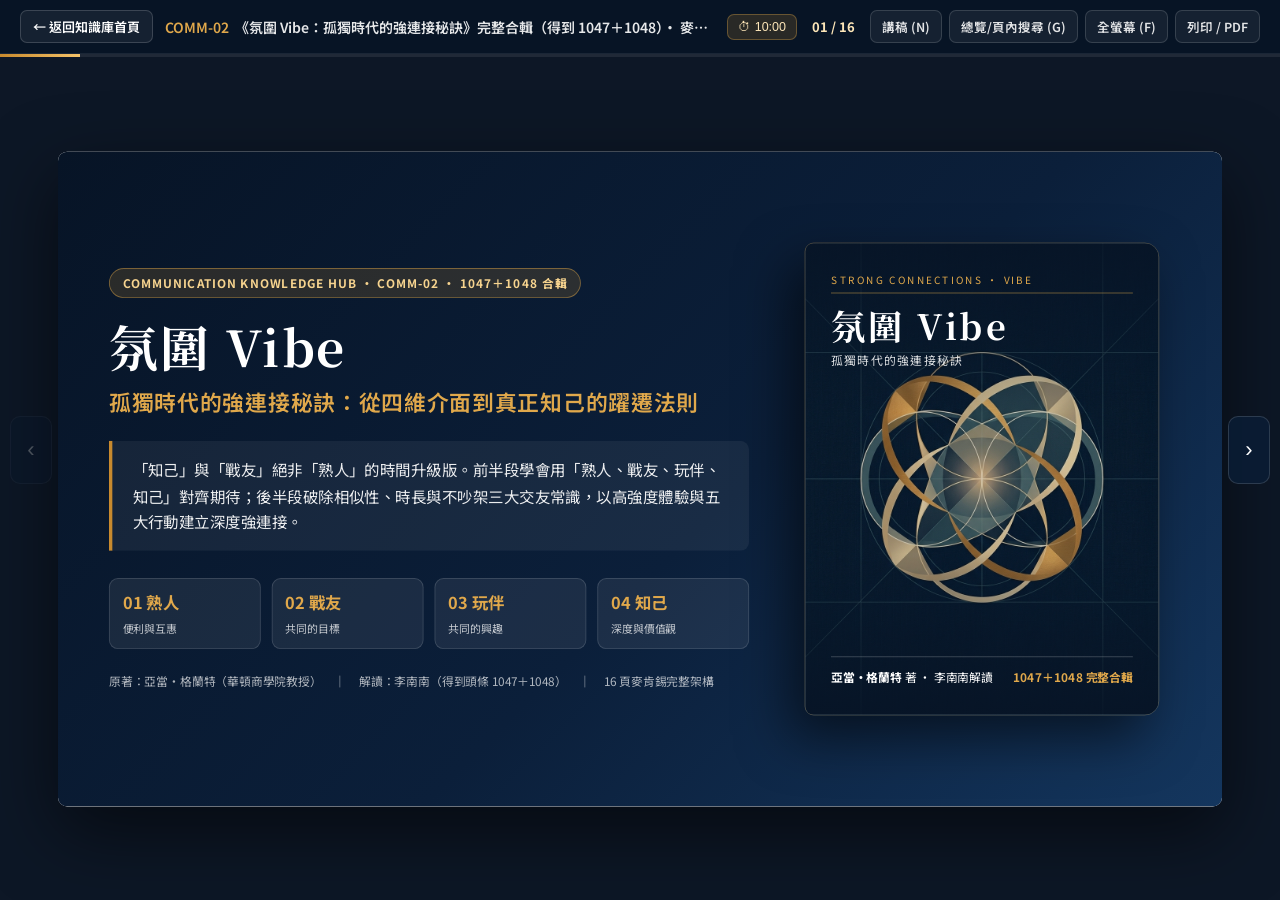
<file: decks/vibe-friendship-interfaces.html>
<!DOCTYPE html>
<html lang="zh-Hant">
<head>
  <meta charset="UTF-8" />
  <meta name="viewport" content="width=device-width, initial-scale=1.0" />
  <title>《氛圍 Vibe》完整合輯（1047＋1048）｜麥肯錫 10 分鐘精華簡報（16 頁）</title>
  <link rel="preconnect" href="https://fonts.googleapis.com" />
  <link rel="preconnect" href="https://fonts.gstatic.com" crossorigin />
  <link href="https://fonts.googleapis.com/css2?family=Noto+Sans+TC:wght@400;500;600;700&family=Noto+Serif+TC:wght@600;700&display=swap" rel="stylesheet" />
  <link rel="stylesheet" href="../assets/css/deck.css" />
</head>
<body>
  <!-- Top Toolbar -->
  <header class="deck-topbar">
    <div class="deck-left">
      <a href="../index.html" class="btn-back-home">← 返回知識庫首頁</a>
      <div class="deck-title-bar">
        <span>COMM-02</span>《氛圍 Vibe：孤獨時代的強連接秘訣》完整合輯（得到 1047＋1048）· 麥肯錫 10 分鐘導讀
      </div>
    </div>

    <div class="deck-controls">
      <button type="button" class="timer-pill" id="timer-pill" title="點擊開始/暫停 10 分鐘計時（雙擊重置）">⏱ 10:00</button>
      <span class="slide-counter" id="slide-counter">01 / 16</span>
      <button type="button" class="ctrl-btn" id="btn-notes" title="快捷鍵 N">講稿 (N)</button>
      <button type="button" class="ctrl-btn" id="btn-grid" title="快捷鍵 G">總覽/頁內搜尋 (G)</button>
      <button type="button" class="ctrl-btn" id="btn-fs" title="快捷鍵 F">全螢幕 (F)</button>
      <button type="button" class="ctrl-btn" id="btn-print" title="列印或匯出 PDF">列印 / PDF</button>
    </div>
  </header>

  <div class="progress-track"><div class="progress-fill" id="progress-fill"></div></div>

  <!-- Navigation Arrows -->
  <button type="button" class="nav-arrow nav-prev" id="btn-prev" aria-label="上一頁">‹</button>
  <button type="button" class="nav-arrow nav-next" id="btn-next" aria-label="下一頁">›</button>

  <!-- Main 16:9 Scaled Stage -->
  <main class="stage-wrapper" id="stage-wrapper">
    <div class="stage-scaler" id="stage-scaler">

      <!-- ================================================================
           SLIDE 01 : 封面
           ================================================================ -->
      <section class="slide slide-cover active"
        data-kicker="COVER · 麥肯錫 10 分鐘精華導讀（完整合輯）"
        data-title="《氛圍 Vibe》四維友誼介面 ✕ 知己躍遷法則"
        data-note-conclusion="這份導讀整合《得到頭條》1047 與 1048 兩期精華：前半拆解為何一半朋友不認你是朋友，後半揭示從熟人躍遷為戰友與知己的反常識規律與五大行動。"
        data-note-evidence="來源為《得到頭條》第 1047 期（11 分 58 秒）與第 1048 期（11 分 47 秒），由李南南親述解讀華頓商學院教授亞當·格蘭特（Adam Grant）10 月 13 日上市即登《紐約時報》暢銷榜首的新作《Vibe：孤獨時代的強連接秘訣》。"
        data-note-transition="在深入兩期內容前，我們先用一頁鳥瞰全書「介面定位 → 破除誤解 → 實戰躍遷」的完整邏輯骨架。">
        <div class="cover-grid">
          <div>
            <div class="cover-tag">COMMUNICATION KNOWLEDGE HUB · COMM-02 · 1047＋1048 合輯</div>
            <h1 class="cover-title">氛圍 Vibe</h1>
            <p class="cover-subtitle">孤獨時代的強連接秘訣：從四維介面到真正知己的躍遷法則</p>
            <div class="cover-thesis">
              「知己」與「戰友」絕非「熟人」的時間升級版。前半段學會用「熟人、戰友、玩伴、知己」對齊期待；後半段破除相似性、時長與不吵架三大交友常識，以高強度體驗與五大行動建立深度強連接。
            </div>
            <div class="cover-four-badges">
              <div class="cover-badge"><strong>01 熟人</strong><span>便利與互惠</span></div>
              <div class="cover-badge"><strong>02 戰友</strong><span>共同的目標</span></div>
              <div class="cover-badge"><strong>03 玩伴</strong><span>共同的興趣</span></div>
              <div class="cover-badge"><strong>04 知己</strong><span>深度與價值觀</span></div>
            </div>
            <div style="margin-top:26px;font-size:13px;color:rgba(255,255,255,0.68);display:flex;gap:14px;flex-wrap:wrap;">
              <span>原著：亞當·格蘭特（華頓商學院教授）</span>
              <span>｜</span>
              <span>解讀：李南南（得到頭條 1047＋1048）</span>
              <span>｜</span>
              <span>16 頁麥肯錫完整架構</span>
            </div>
          </div>

          <div class="cover-book-mockup">
            <img src="../assets/images/book-vibe-cover-art.jpg" alt="《氛圍 Vibe》重新繪製典藏封面插畫" />
            <div class="cover-book-scrim"></div>
            <div class="cover-book-top">
              <div style="font-size:11px;letter-spacing:0.22em;color:#E0A84B;border-bottom:1px solid rgba(224,168,75,0.45);padding-bottom:6px;margin-bottom:12px;">STRONG CONNECTIONS · VIBE</div>
              <div style="font-family:'Noto Serif TC',serif;font-size:38px;font-weight:700;letter-spacing:0.08em;line-height:1.2;">氛圍 Vibe</div>
              <div style="font-size:13px;color:rgba(255,255,255,0.85);letter-spacing:0.12em;margin-top:6px;">孤獨時代的強連接秘訣</div>
            </div>
            <div class="cover-book-bottom" style="display:flex;justify-content:space-between;align-items:flex-end;border-top:1px solid rgba(255,255,255,0.2);padding-top:12px;font-size:13px;">
              <div><strong>亞當·格蘭特</strong> 著 · 李南南解讀</div>
              <div style="color:#E0A84B;font-weight:700;">1047＋1048 完整合輯</div>
            </div>
          </div>
        </div>
      </section>

      <!-- ================================================================
           SLIDE 02 : 全書邏輯骨架圖（1047 + 1048 雙篇融合）
           ================================================================ -->
      <section class="slide"
        data-kicker="01 · 全書完整邏輯骨架（1047＋1048）"
        data-title="從「四維介面校準（1047）」到「知己躍遷三誤解與五行動（1048）」構成完整人際作業系統"
        data-note-conclusion="兩期合輯形成嚴密的上下半場：上篇解決「為何期待落空」（分清四維介面與人性多面），下篇解決「如何從熟人走向戰友與知己」（破除三大交友常識＋五個即刻行動）。"
        data-note-evidence="格蘭特特別強調：知己或戰友不是熟人／玩伴的升級版（每週相處 2 小時、100–200 小時、客觀相似只適用於熟人邏輯），跨向知己遵循完全不同的底層規律。"
        data-note-transition="我們先進入上篇（P03–P09）：看懂為什麼你心裡的朋友名單有一半是單向的，以及該如何用四維介面破局。">
        <div class="slide-header">
          <div class="slide-kicker-row">
            <span class="slide-kicker">01 · UNIFIED ARCHITECTURE · 《氛圍 Vibe》雙篇整合邏輯骨架</span>
            <span class="slide-pacing">建議節奏 00:35–01:15</span>
          </div>
          <h2 class="action-title">從「<em>四維介面校準</em>（1047）」到「<em>知己躍遷三誤解與五行動</em>（1048）」構成強連接閉環</h2>
        </div>

        <div class="slide-body">
          <div class="svg-box" style="flex:1;padding:12px;">
            <svg viewBox="0 0 1140 435" xmlns="http://www.w3.org/2000/svg" font-family="'Noto Sans TC', sans-serif">
              <defs>
                <marker id="v-arr-n" viewBox="0 0 10 10" refX="8" refY="5" markerWidth="7" markerHeight="7" orient="auto"><path d="M0,1 L9,5 L0,9 z" fill="#0B1F3A"/></marker>
                <marker id="v-arr-g" viewBox="0 0 10 10" refX="8" refY="5" markerWidth="7" markerHeight="7" orient="auto"><path d="M0,1 L9,5 L0,9 z" fill="#C88A2E"/></marker>
              </defs>

              <!-- Top Row: Episode 1047 -->
              <rect x="20" y="14" width="1100" height="178" rx="12" fill="#F8FAFC" stroke="#0B1F3A" stroke-width="2"/>
              <rect x="20" y="14" width="180" height="178" rx="12" fill="#0B1F3A"/>
              <text x="110" y="64" text-anchor="middle" fill="#E0A84B" font-size="13" font-weight="700">上篇 · 得到 1047</text>
              <text x="110" y="96" text-anchor="middle" fill="#FFFFFF" font-size="18" font-weight="700">看清關係介面</text>
              <text x="110" y="126" text-anchor="middle" fill="#CBD5E1" font-size="12.5">對齊期待、停止內耗</text>
              <text x="110" y="150" text-anchor="middle" fill="#FDE6B8" font-size="12">(P03–P09)</text>

              <rect x="218" y="32" width="206" height="142" rx="8" fill="#FFFFFF" stroke="#CBD5E1"/>
              <text x="234" y="58" fill="#B91C1C" font-size="13.5" font-weight="700">1. 50% 名單錯位 (P03)</text>
              <text x="234" y="84" fill="#334155" font-size="12.5">一半人只把你當同事／熟人</text>
              <text x="234" y="108" fill="#334155" font-size="12.5">病灶：「朋友」一詞太含糊</text>
              <text x="234" y="132" fill="#0B1F3A" font-size="12.5" font-weight="700">破局：拒絕「全能朋友」幻覺</text>

              <line x1="424" y1="103" x2="444" y2="103" stroke="#0B1F3A" stroke-width="2" marker-end="url(#v-arr-n)"/>

              <rect x="450" y="32" width="214" height="142" rx="8" fill="#FFFFFF" stroke="#132E52"/>
              <text x="466" y="58" fill="#0B1F3A" font-size="13.5" font-weight="700">2. 友誼四維度 (P04)</text>
              <text x="466" y="84" fill="#334155" font-size="12.5">• 熟人：便利與互惠</text>
              <text x="466" y="106" fill="#334155" font-size="12.5">• 戰友：共同目標</text>
              <text x="466" y="128" fill="#334155" font-size="12.5">• 玩伴：共同興趣</text>
              <text x="466" y="150" fill="#B4771E" font-size="12.5" font-weight="700">• 知己：深度情感＋價值觀</text>

              <line x1="664" y1="103" x2="684" y2="103" stroke="#0B1F3A" stroke-width="2" marker-end="url(#v-arr-n)"/>

              <rect x="690" y="32" width="204" height="142" rx="8" fill="#FFFFFF" stroke="#1E4270"/>
              <text x="706" y="58" fill="#1E4270" font-size="13.5" font-weight="700">3. 跨界實證 (P05–07)</text>
              <text x="706" y="84" fill="#334155" font-size="12.5">• 路易斯 ✕ 托爾金（墨水社）</text>
              <text x="706" y="108" fill="#334155" font-size="12.5">• NASA 異質太空搭檔</text>
              <text x="706" y="132" fill="#334155" font-size="12.5">• 阿斯泰爾／周星馳搭檔邊界</text>

              <line x1="894" y1="103" x2="914" y2="103" stroke="#0B1F3A" stroke-width="2" marker-end="url(#v-arr-n)"/>

              <rect x="920" y="32" width="184" height="142" rx="8" fill="#FEF7E8" stroke="#C88A2E"/>
              <text x="934" y="58" fill="#B4771E" font-size="13.5" font-weight="700">4. 講者延伸 (P08–09)</text>
              <text x="934" y="84" fill="#334155" font-size="12.5">面對的是「人性不同介面」</text>
              <text x="934" y="108" fill="#334155" font-size="12.5">駁斥偽「受眾定位」藉口</text>
              <text x="934" y="132" fill="#0B1F3A" font-size="12.5" font-weight="700">人同此心：自己是最標準</text>

              <!-- Down Transition Arrow -->
              <line x1="570" y1="192" x2="570" y2="224" stroke="#C88A2E" stroke-width="2.8" marker-end="url(#v-arr-g)"/>
              <rect x="330" y="196" width="480" height="24" rx="12" fill="#0B1F3A"/>
              <text x="570" y="212" text-anchor="middle" fill="#FDE6B8" font-size="12" font-weight="700">進階命題：如何從「熟人／玩伴」真正躍遷為「戰友／知己」？</text>

              <!-- Bottom Row: Episode 1048 -->
              <rect x="20" y="232" width="1100" height="186" rx="12" fill="#FEF7E8" stroke="#C88A2E" stroke-width="2.2"/>
              <rect x="20" y="232" width="180" height="186" rx="12" fill="#C88A2E"/>
              <text x="110" y="282" text-anchor="middle" fill="#0B1F3A" font-size="13" font-weight="700">下篇 · 得到 1048</text>
              <text x="110" y="314" text-anchor="middle" fill="#FFFFFF" font-size="18" font-weight="700">知己躍遷法則</text>
              <text x="110" y="344" text-anchor="middle" fill="#FEF7E8" font-size="12.5">破除常識、主動實踐</text>
              <text x="110" y="368" text-anchor="middle" fill="#0B1F3A" font-size="12" font-weight="700">(P10–P16)</text>

              <rect x="218" y="248" width="212" height="154" rx="8" fill="#FFFFFF" stroke="#C88A2E"/>
              <text x="234" y="274" fill="#B4771E" font-size="13.5" font-weight="700">5. 誤解一：相似性 (P10)</text>
              <text x="234" y="300" fill="#334155" font-size="12.5">• 200 項客觀相似測驗無效</text>
              <text x="234" y="324" fill="#334155" font-size="12.5">• 「安全型相似」≠ 親密友誼</text>
              <text x="234" y="348" fill="#0B1F3A" font-size="12.5" font-weight="700">• 關鍵在感覺「是一類人」</text>
              <text x="234" y="372" fill="#64748B" font-size="11.5">例：常年吵架的金屬樂團</text>

              <line x1="430" y1="325" x2="448" y2="325" stroke="#C88A2E" stroke-width="2" marker-end="url(#v-arr-g)"/>

              <rect x="454" y="248" width="212" height="154" rx="8" fill="#FFFFFF" stroke="#C88A2E"/>
              <text x="470" y="274" fill="#B4771E" font-size="13.5" font-weight="700">6. 誤解二：時長論 (P11)</text>
              <text x="470" y="300" fill="#334155" font-size="12.5">• 25% 成年人 &lt;5 小時成友</text>
              <text x="470" y="324" fill="#0B1F3A" font-size="12.5" font-weight="700">• 關鍵是「高強度體驗」</text>
              <text x="470" y="348" fill="#334155" font-size="12.5">• 達勒姆 10 天化敵為友</text>
              <text x="470" y="372" fill="#64748B" font-size="11.5">例：搖晃吊橋回撥率 4 倍</text>

              <line x1="666" y1="325" x2="684" y2="325" stroke="#C88A2E" stroke-width="2" marker-end="url(#v-arr-g)"/>

              <rect x="690" y="248" width="206" height="154" rx="8" fill="#FFFFFF" stroke="#C88A2E"/>
              <text x="706" y="274" fill="#B4771E" font-size="13.5" font-weight="700">7. 誤解三：不吵架 (P12)</text>
              <text x="706" y="300" fill="#334155" font-size="12.5">• 迴避衝突保護的是「距離」</text>
              <text x="706" y="324" fill="#0B1F3A" font-size="12.5" font-weight="700">• 有分量分歧＝在乎強訊號</text>
              <text x="706" y="348" fill="#334155" font-size="12.5">• 衝突後和解信任度更高</text>
              <text x="706" y="372" fill="#64748B" font-size="11.5">例：格蘭特 ✕ 布琳·布朗</text>

              <line x1="896" y1="325" x2="914" y2="325" stroke="#C88A2E" stroke-width="2" marker-end="url(#v-arr-g)"/>

              <rect x="920" y="248" width="184" height="154" rx="8" fill="#0B1F3A"/>
              <text x="934" y="274" fill="#E0A84B" font-size="13.5" font-weight="700">8. 五大落地 (P13–16)</text>
              <text x="934" y="298" fill="#FFFFFF" font-size="12">① 聯繫久未聯絡弱連結</text>
              <text x="934" y="320" fill="#FFFFFF" font-size="12">② 熱狗算不算三明治破冰</text>
              <text x="934" y="342" fill="#FFFFFF" font-size="12">③ 一起出汗心跳加速</text>
              <text x="934" y="364" fill="#FFFFFF" font-size="12">④ 巨蟒劇團「脈衝聯繫」</text>
              <text x="934" y="386" fill="#FDE6B8" font-size="12" font-weight="700">⑤ 意圖前置式分歧開場</text>
            </svg>
          </div>
        </div>

        <div class="slide-footer">
          <span class="slide-takeaway">知己與戰友遵循截然不同的底層邏輯：先用四維介面止損期待，再用三大反常識規律建立深層信任。</span>
          <span class="page-num">02 / 16</span>
        </div>
      </section>

      <!-- ================================================================
           SLIDE 03 : 破題與核心洞察（50% 單向朋友現象）
           ================================================================ -->
      <section class="slide"
        data-kicker="02 · 現象破題與病灶診斷（1047）"
        data-title="你心中的朋友名單只有一半是雙向的——病灶不在感情薄涼，而是「朋友」一詞太含糊"
        data-note-conclusion="當你覺得某個朋友「不夠義氣」或「聊不來」時，往往不是感情出了問題，而是你們對「朋友」的定義根本沒對齊。"
        data-note-evidence="格蘭特引述大量研究指出：列出你心裡的朋友名單，大約只有一半人也會把你放進他們的朋友名單；另一半人眼裡你只是同事、熟人或點頭之交。源頭正是「朋友」這兩個字涵蓋太多異質期待，導致雙方無法校準邊界。"
        data-note-transition="既然「朋友」這個詞太模糊，格蘭特如何把它精準拆解？下一頁呈現《Vibe》最核心的四維朋友分類圖。">
        <div class="slide-header">
          <div class="slide-kicker-row">
            <span class="slide-kicker">02 · ROOT CAUSE DIAGNOSIS · 50% 單向名單的真正成因</span>
            <span class="slide-pacing">建議節奏 01:15–01:50</span>
          </div>
          <h2 class="action-title">你心中的朋友名單只有<em>一半是雙向的</em>——病灶不在感情薄涼，而是<em>「朋友」一詞太含糊</em></h2>
        </div>

        <div class="slide-body">
          <div class="grid-2-wide">
            <!-- Left SVG: 50% Asymmetric List -->
            <div class="svg-box" style="padding:14px;">
              <svg viewBox="0 0 680 420" xmlns="http://www.w3.org/2000/svg" font-family="'Noto Sans TC', sans-serif">
                <defs>
                  <marker id="arr-b3" viewBox="0 0 10 10" refX="8" refY="5" markerWidth="6" markerHeight="6" orient="auto"><path d="M0,1 L9,5 L0,9 z" fill="#0F766E"/></marker>
                  <marker id="arr-r3" viewBox="0 0 10 10" refX="8" refY="5" markerWidth="6" markerHeight="6" orient="auto"><path d="M0,1 L9,5 L0,9 z" fill="#B91C1C"/></marker>
                </defs>
                <text x="16" y="26" fill="#0B1F3A" font-size="16" font-weight="700">大量實證研究揭示：成年人友誼名單的「50% 錯位現象」</text>

                <!-- Left Box: Your List -->
                <rect x="18" y="54" width="230" height="330" rx="12" fill="#0B1F3A"/>
                <text x="133" y="92" text-anchor="middle" fill="#E0A84B" font-size="14" font-weight="700">你心裡認定的</text>
                <text x="133" y="122" text-anchor="middle" fill="#FFFFFF" font-size="24" font-weight="700">「朋友名單」</text>
                <text x="133" y="152" text-anchor="middle" fill="#CBD5E1" font-size="13">100% 放入心中清單</text>

                <rect x="42" y="180" width="182" height="82" rx="8" fill="rgba(15,118,110,0.35)" stroke="#34D399"/>
                <text x="133" y="214" text-anchor="middle" fill="#FFFFFF" font-size="22" font-weight="800">~ 50%</text>
                <text x="133" y="242" text-anchor="middle" fill="#CCFBF1" font-size="13">雙向互認的朋友</text>

                <rect x="42" y="278" width="182" height="82" rx="8" fill="rgba(185,28,28,0.35)" stroke="#FCA5A5"/>
                <text x="133" y="312" text-anchor="middle" fill="#FFFFFF" font-size="22" font-weight="800">~ 50%</text>
                <text x="133" y="340" text-anchor="middle" fill="#FEE2E2" font-size="13">單向認定（認知錯位）</text>

                <!-- Arrows -->
                <path d="M248,221 L336,144" fill="none" stroke="#0F766E" stroke-width="2.5" marker-end="url(#arr-b3)"/>
                <path d="M248,319 L336,304" fill="none" stroke="#B91C1C" stroke-width="2.5" stroke-dasharray="6,4" marker-end="url(#arr-r3)"/>

                <!-- Right Top: Mutual -->
                <rect x="346" y="54" width="318" height="148" rx="12" fill="#F0FDFA" stroke="#0F766E" stroke-width="2"/>
                <text x="368" y="88" fill="#0F766E" font-size="16" font-weight="700">✓ 雙向互認（約佔一半）</text>
                <text x="368" y="118" fill="#0B1F3A" font-size="14">對方也把你放進自己的朋友名單</text>
                <text x="368" y="146" fill="#475569" font-size="13">• 彼此期待的互動場合與深度一致</text>
                <text x="368" y="170" fill="#475569" font-size="13">• 不會強求對方扮演不符合關係的角色</text>

                <!-- Right Bottom: Unilateral -->
                <rect x="346" y="228" width="318" height="156" rx="12" fill="#FEF2F2" stroke="#B91C1C" stroke-width="2"/>
                <text x="368" y="262" fill="#B91C1C" font-size="16" font-weight="700">✗ 單向誤判（約佔另一半）</text>
                <text x="368" y="292" fill="#0B1F3A" font-size="14" font-weight="700">在對方眼裡，你其實只是：</text>
                <text x="368" y="320" fill="#334155" font-size="13.5">「一個同事」 · 「一個熟人」 · 「點頭之交」</text>
                <text x="368" y="354" fill="#B91C1C" font-size="12.5" font-weight="700">一旦遇到需要「掏心」或「大事相託」，期待立刻落空</text>
              </svg>
            </div>

            <!-- Right Diagnosis Cards -->
            <div style="display:flex;flex-direction:column;gap:14px;">
              <div class="mc-card navy-top">
                <div class="card-label">CORE INSIGHT · 格蘭特診斷</div>
                <h3 class="card-title">問題不出在感情，問題出在詞彙本身</h3>
                <ul class="mc-list">
                  <li>「朋友」這兩個字在日常語言裡<strong>承載了過多完全不同的功能</strong>。</li>
                  <li>當雙方心裡裝著不同定義時，根本<strong>無法對齊彼此的期待</strong>。</li>
                </ul>
              </div>

              <div class="mc-card gold-top">
                <div class="card-label">WHY GRANT'S VIEW TRAVELS · 研究起點優勢</div>
                <h3 class="card-title">跨越「體制內 vs 創業公司」的職場差異</h3>
                <ul class="mc-list">
                  <li>許多國外研究只看單一商業公司；回到華人環境，一輩子幹到老的體制內與高流動創業公司相處模式截然不同。</li>
                  <li>格蘭特改從<strong>人類物種的普遍共性</strong>出發，案例從太空站到體育場。</li>
                </ul>
              </div>

              <div class="callout-navy">
                <strong>管理與社交啟示：</strong>與其抱怨「某人變了、不夠朋友」，不如先問自己：我們原本就在同一個關係維度裡嗎？
              </div>
            </div>
          </div>
        </div>

        <div class="slide-footer">
          <span class="slide-takeaway">50% 的友誼不對稱並非人情冷暖，而是「朋友」概念過於含糊導致的期待錯位。</span>
          <span class="page-num">03 / 16</span>
        </div>
      </section>

      <!-- ================================================================
           SLIDE 04 : 亞當·格蘭特「友誼四維度」模型
           ================================================================ -->
      <section class="slide"
        data-kicker="03 · 核心理論：友誼四維度（1047）"
        data-title="將「朋友」精準拆分為熟人、戰友、玩伴、知己，破除「全能朋友」的失望幻覺"
        data-note-conclusion="所有讓人失望的友情，都源自我們期待同一個人同時佔據熟人、戰友、玩伴、知己全部四個維度。"
        data-note-evidence="格蘭特四分法：① 熟人（便利與互惠：鄰居、常去店老闆、順路打車同事）；② 戰友（共同目標：專案默契同事、創業合夥人、一起帶孩子的教練和家長）；③ 玩伴（共同興趣：球友、劇搭子、酒搭子）；④ 知己（深度情感＋共同價值觀：極少數，託妻獻子交情，最低谷時第一個想到）。"
        data-note-transition="這四個維度在真實歷史與團隊中如何共存、甚至化解對立？我們看兩個極具說服力的經典案例。">
        <div class="slide-header">
          <div class="slide-kicker-row">
            <span class="slide-kicker">03 · CORE FRAMEWORK · 亞當·格蘭特友誼四維度模型</span>
            <span class="slide-pacing">建議節奏 01:50–02:25</span>
          </div>
          <h2 class="action-title">將「朋友」精準拆分為<em>熟人、戰友、玩伴、知己</em>，破除<em>「全能朋友」</em>幻覺</h2>
        </div>

        <div class="slide-body" style="gap:14px;">
          <div class="svg-box" style="flex:1;padding:12px;">
            <svg viewBox="0 0 1120 356" xmlns="http://www.w3.org/2000/svg" font-family="'Noto Sans TC', sans-serif">
              <!-- Q1: 熟人 -->
              <rect x="14" y="10" width="534" height="162" rx="12" fill="#F8FAFC" stroke="#64748B" stroke-width="2"/>
              <rect x="14" y="10" width="150" height="162" rx="12" fill="#334155"/>
              <text x="89" y="54" text-anchor="middle" fill="#CBD5E1" font-size="12.5" font-weight="700">DIMENSION 01</text>
              <text x="89" y="92" text-anchor="middle" fill="#FFFFFF" font-size="28" font-weight="700">熟人</text>
              <text x="89" y="128" text-anchor="middle" fill="#FDE6B8" font-size="13" font-weight="700">便利 ✕ 互惠</text>
              <text x="184" y="44" fill="#0B1F3A" font-size="15" font-weight="700">核心紐帶：日常便利與微小互惠</text>
              <text x="184" y="76" fill="#334155" font-size="13.5">• 典型人物：每天打照面的鄰居、常去店鋪的老闆、順風順路搭車同事</text>
              <text x="184" y="106" fill="#334155" font-size="13.5">• 相處邊界：大家不會掏心窩子，但在各自需要時能順手搭把手</text>
              <text x="184" y="144" fill="#64748B" font-size="12.5" font-weight="700">期待校準：珍惜日常善意，切勿拿私密心事或重大承諾苛求</text>

              <!-- Q2: 戰友 -->
              <rect x="572" y="10" width="534" height="162" rx="12" fill="#F8FAFC" stroke="#0B1F3A" stroke-width="2"/>
              <rect x="572" y="10" width="150" height="162" rx="12" fill="#0B1F3A"/>
              <text x="647" y="54" text-anchor="middle" fill="#E0A84B" font-size="12.5" font-weight="700">DIMENSION 02</text>
              <text x="647" y="92" text-anchor="middle" fill="#FFFFFF" font-size="28" font-weight="700">戰友</text>
              <text x="647" y="128" text-anchor="middle" fill="#FDE6B8" font-size="13" font-weight="700">共同目標</text>
              <text x="742" y="44" fill="#0B1F3A" font-size="15" font-weight="700">核心紐帶：共同目標與交付靠譜</text>
              <text x="742" y="76" fill="#334155" font-size="13.5">• 典型人物：專案默契同事、創業合夥人、一起帶孩子的教練與家長</text>
              <text x="742" y="106" fill="#334155" font-size="13.5">• 相處邊界：不一定聊人生理想，但並肩做事時「對方一定靠譜」</text>
              <text x="742" y="144" fill="#0B1F3A" font-size="12.5" font-weight="700">期待校準：以目標達成與專業互信為準，不必強求下班後情緒共振</text>

              <!-- Q3: 玩伴 -->
              <rect x="14" y="186" width="534" height="162" rx="12" fill="#F0FDFA" stroke="#0F766E" stroke-width="2"/>
              <rect x="14" y="186" width="150" height="162" rx="12" fill="#0F766E"/>
              <text x="89" y="230" text-anchor="middle" fill="#CCFBF1" font-size="12.5" font-weight="700">DIMENSION 03</text>
              <text x="89" y="268" text-anchor="middle" fill="#FFFFFF" font-size="28" font-weight="700">玩伴</text>
              <text x="89" y="304" text-anchor="middle" fill="#FDE6B8" font-size="13" font-weight="700">共同興趣</text>
              <text x="184" y="220" fill="#0F766E" font-size="15" font-weight="700">核心紐帶：共同興趣與純粹快樂</text>
              <text x="184" y="252" fill="#334155" font-size="13.5">• 典型人物：一起打球的球友、追劇的「劇搭子」、喝酒的「酒搭子」</text>
              <text x="184" y="282" fill="#334155" font-size="13.5">• 相處邊界：可能連對方做什麼工作都沒問過，但湊在一起就是開心</text>
              <text x="184" y="320" fill="#0F766E" font-size="12.5" font-weight="700">期待校準：享受當下同頻愉悅，不因對方不懂你的工作或煩惱而失落</text>

              <!-- Q4: 知己 -->
              <rect x="572" y="186" width="534" height="162" rx="12" fill="#FEF7E8" stroke="#C88A2E" stroke-width="2.2"/>
              <rect x="572" y="186" width="150" height="162" rx="12" fill="#C88A2E"/>
              <text x="647" y="230" text-anchor="middle" fill="#0B1F3A" font-size="12.5" font-weight="700">DIMENSION 04</text>
              <text x="647" y="268" text-anchor="middle" fill="#FFFFFF" font-size="28" font-weight="700">知己</text>
              <text x="647" y="304" text-anchor="middle" fill="#0B1F3A" font-size="13" font-weight="700">深度情感✕價值觀</text>
              <text x="742" y="220" fill="#B4771E" font-size="15" font-weight="700">核心紐帶：深度情感 ＋ 共同價值觀</text>
              <text x="742" y="252" fill="#334155" font-size="13.5">• 典型特徵：人數往往極少，能託付人生大事、具備「託妻獻子」的交情</text>
              <text x="742" y="282" fill="#334155" font-size="13.5">• 相處邊界：當你跌落人生最低谷時，腦海裡第一個想到的往往就是他</text>
              <text x="742" y="320" fill="#B4771E" font-size="12.5" font-weight="700">期待校準：稀缺而珍貴，需長期誠實與價值共鳴，無法大量批發</text>
            </svg>
          </div>

          <div class="callout-navy">
            <strong>失望的根源公式：</strong>「既懂我工作（戰友）＋ 又能陪我玩（玩伴）＋ 還能接住所有脆弱情緒（知己）」＝ <strong>強求「全能朋友」的不現實幻覺</strong>。
          </div>
        </div>

        <div class="slide-footer">
          <span class="slide-takeaway">認清熟人、戰友、玩伴、知己各自的核心紐帶，是停止人際內耗與失望的第一步。</span>
          <span class="page-num">04 / 16</span>
        </div>
      </section>

      <!-- ================================================================
           SLIDE 05 : 歷史經典實證：C.S. 路易斯 ✕ 托爾金
           ================================================================ -->
      <section class="slide"
        data-kicker="04 · 歷史經典實證：牛津「墨水社」（1047）"
        data-title="對立學派也能相交四十年：路易斯與托爾金憑「契合介面」催生兩大奇幻經典"
        data-note-conclusion="即便在學派、信仰與委員會投票上長期對立，只要找準彼此之間高度契合的介面，就能成就維持四十年的深度情誼。"
        data-note-evidence="1926 年 5 月牛津茶會，剛進牛津的 C.S. 路易斯（愛爾蘭裔、英國文學、無神論）遇見托爾金（天主教徒、保守、古英語與北歐語言）。兩人在教學委員會常投反對票，卻因同樣痴迷北歐神話一見如故，共組每週二酒吧見面的「墨水社」。路易斯近 20 年勸托爾金別放棄《魔戒》；托爾金辯論基督教拉回無神論的路易斯並間接催生《納尼亞傳奇》。"
        data-note-transition="這個 1926 年的文學史故事展現了「介面契合」跨越差異的威力；在最極端高壓的現代太空任務裡，同樣的原理依然救命。">
        <div class="slide-header">
          <div class="slide-kicker-row">
            <span class="slide-kicker">04 · HISTORICAL EVIDENCE · 1926 牛津茶會到「墨水社」的四十年情誼</span>
            <span class="slide-pacing">建議節奏 02:25–03:00</span>
          </div>
          <h2 class="action-title">對立學派也能相交四十年：路易斯與托爾金憑<em>「契合介面」</em>催生兩大奇幻經典</h2>
        </div>

        <div class="slide-body">
          <div class="grid-2-left">
            <div style="display:flex;flex-direction:column;gap:12px;">
              <div class="mc-card red-top">
                <div class="card-label">STARTING POINT · 表面看來「注定是對手」</div>
                <h3 class="card-title">背景、信仰與牛津學派全面對立</h3>
                <table class="mc-table">
                  <thead><tr><th>對比維度</th><th>C.S. 路易斯</th><th>J.R.R. 托爾金</th></tr></thead>
                  <tbody>
                    <tr><td><strong>出身背景</strong></td><td>愛爾蘭裔</td><td>天主教徒 · 立場保守</td></tr>
                    <tr><td><strong>學術領域</strong></td><td>偏重英國文學</td><td>古英語與北歐語言</td></tr>
                    <tr><td><strong>宗教初期</strong></td><td>無神論者</td><td>虔誠天主教徒</td></tr>
                    <tr><td><strong>校內立場</strong></td><td colspan="2" style="color:#B91C1C;font-weight:700;">牛津對立學派，教學委員會上常互投反對票</td></tr>
                  </tbody>
                </table>
              </div>

              <div class="callout-gold">
                <strong>格蘭特核心觀察：</strong>他們並非每天黏在一起，也非無話不談，一輩子在某些問題上仍在對立——能走過四十年，只因從未把彼此當成「全能朋友」。
              </div>
            </div>

            <div class="svg-box" style="padding:14px;">
              <svg viewBox="0 0 640 420" xmlns="http://www.w3.org/2000/svg" font-family="'Noto Sans TC', sans-serif">
                <defs>
                  <marker id="arr-o5" viewBox="0 0 10 10" refX="8" refY="5" markerWidth="7" markerHeight="7" orient="auto"><path d="M0,1 L9,5 L0,9 z" fill="#C88A2E"/></marker>
                </defs>
                <rect x="16" y="14" width="608" height="72" rx="10" fill="#0B1F3A"/>
                <text x="320" y="42" text-anchor="middle" fill="#E0A84B" font-size="14" font-weight="700">1926 年 5 月牛津茶會 · 偶然引爆的共同介面</text>
                <text x="320" y="68" text-anchor="middle" fill="#FFFFFF" font-size="15.5" font-weight="700">聊起「北歐神話」——原來這世上還有人像自己一樣痴迷這些古老故事！</text>

                <line x1="320" y1="86" x2="320" y2="114" stroke="#C88A2E" stroke-width="2.5" marker-end="url(#arr-o5)"/>

                <rect x="70" y="122" width="500" height="58" rx="10" fill="#FEF7E8" stroke="#C88A2E" stroke-width="2"/>
                <text x="320" y="147" text-anchor="middle" fill="#0B1F3A" font-size="15" font-weight="700">共組「墨水社」：每週二在牛津酒吧見面，互相朗讀草稿</text>
                <text x="320" y="169" text-anchor="middle" fill="#B4771E" font-size="12.5">從單一契合介面出發，同時解鎖戰友、玩伴與知己三重關係</text>

                <rect x="16" y="200" width="192" height="142" rx="10" fill="#F8FAFC" stroke="#0B1F3A" stroke-width="1.8"/>
                <text x="112" y="228" text-anchor="middle" fill="#0B1F3A" font-size="15" font-weight="700">介面一：戰友</text>
                <text x="30" y="254" fill="#334155" font-size="12.5">• 共同推動英國文學復興</text>
                <text x="30" y="276" fill="#334155" font-size="12.5">• 路易斯用近二十年反覆</text>
                <text x="30" y="296" fill="#0B1F3A" font-size="12.5" font-weight="700">  勸托爾金別放棄《魔戒》</text>

                <rect x="224" y="200" width="192" height="142" rx="10" fill="#F0FDFA" stroke="#0F766E" stroke-width="1.8"/>
                <text x="320" y="228" text-anchor="middle" fill="#0F766E" font-size="15" font-weight="700">介面二：玩伴</text>
                <text x="238" y="254" fill="#334155" font-size="12.5">• 每週二固定聚在酒吧</text>
                <text x="238" y="276" fill="#334155" font-size="12.5">• 一起聊天、講笑話</text>
                <text x="238" y="296" fill="#0F766E" font-size="12.5" font-weight="700">  純粹分享創作與生活樂趣</text>

                <rect x="432" y="200" width="192" height="142" rx="10" fill="#FEF7E8" stroke="#C88A2E" stroke-width="1.8"/>
                <text x="528" y="228" text-anchor="middle" fill="#B4771E" font-size="15" font-weight="700">介面三：知己</text>
                <text x="446" y="254" fill="#334155" font-size="12.5">• 無數夜裡辯論基督教</text>
                <text x="446" y="276" fill="#334155" font-size="12.5">• 間接催生《納尼亞傳奇》</text>
                <text x="446" y="296" fill="#B4771E" font-size="12.5" font-weight="700">• 「沒有他靈魂會枯死」</text>

                <rect x="16" y="358" width="608" height="46" rx="8" fill="#0B1F3A"/>
                <text x="320" y="386" text-anchor="middle" fill="#FDE6B8" font-size="14" font-weight="700">歷史成果：沒有這兩個「對立者」的碰撞，就沒有 20 世紀最重要的兩部奇幻文學</text>
              </svg>
            </div>
          </div>
        </div>

        <div class="slide-footer">
          <span class="slide-takeaway">友誼長青不靠全方位一致，而在於在對的場合找到並深耕彼此契合的介面。</span>
          <span class="page-num">05 / 16</span>
        </div>
      </section>

      <!-- ================================================================
           SLIDE 06 : 極端實證：NASA 國際太空站搭檔
           ================================================================ -->
      <section class="slide"
        data-kicker="05 · 極端協作實證：NASA 國際太空站（1047）"
        data-title="性格完全相反也能在太空力挽狂瀾：靠的不是合拍，而是按場合精準切換對待介面"
        data-note-conclusion="高難度協作不需要團隊成員性格相投；只要清楚在訓練室、飯桌與控制台分別啟動哪種關係介面，截然相反的搭檔也能發揮極致默契。"
        data-note-evidence="國際太空站真實搭檔：美國女太空人凱迪·科爾曼（極其冷靜、分析型完美主義者）✕ 義大利男太空人保羅·內斯波利（情緒外露、浮誇、愛冒險）。NASA 純按技術能力配對，完全沒考慮性格。普通職場簡直是災難配方，兩人卻在多次危險場合力挽狂瀾——因為在訓練室是戰友、飯桌上是玩伴、控制台前是熟人。"
        data-note-transition="除了極限環境，現代娛樂與影視史上也有許多默契滿分、私下卻不強求當密友的經典例證。">
        <div class="slide-header">
          <div class="slide-kicker-row">
            <span class="slide-kicker">05 · EXTREME COLLABORATION · NASA 國際太空站真實搭檔</span>
            <span class="slide-pacing">建議節奏 03:00–03:35</span>
          </div>
          <h2 class="action-title">性格完全相反也能在太空力挽狂瀾：靠的不是合拍，而是<em>按場合切換對待介面</em></h2>
        </div>

        <div class="slide-body" style="gap:16px;">
          <div class="svg-box" style="flex:1;padding:14px;">
            <svg viewBox="0 0 1120 340" xmlns="http://www.w3.org/2000/svg" font-family="'Noto Sans TC', sans-serif">
              <defs>
                <marker id="arr-s6" viewBox="0 0 10 10" refX="8" refY="5" markerWidth="7" markerHeight="7" orient="auto"><path d="M0,1 L9,5 L0,9 z" fill="#C88A2E"/></marker>
              </defs>
              <rect x="14" y="16" width="318" height="132" rx="10" fill="#0B1F3A"/>
              <text x="34" y="46" fill="#E0A84B" font-size="12.5" font-weight="700">美國女太空人 · NASA 技術配對</text>
              <text x="34" y="78" fill="#FFFFFF" font-size="20" font-weight="700">凱迪·科爾曼 (Cady Coleman)</text>
              <text x="34" y="108" fill="#CBD5E1" font-size="13.5">• 性格特徵：極其冷靜</text>
              <text x="34" y="130" fill="#CBD5E1" font-size="13.5">• 工作風格：接近分析型的完美主義者</text>

              <rect x="356" y="42" width="408" height="80" rx="10" fill="#FEF2F2" stroke="#FCA5A5" stroke-width="1.8"/>
              <text x="560" y="72" text-anchor="middle" fill="#B91C1C" font-size="14.5" font-weight="700">普通職場眼中的「災難配方」</text>
              <text x="560" y="98" text-anchor="middle" fill="#334155" font-size="13">NASA 挑選長時間搭檔完全不考慮性格，純按技術能力配對</text>

              <rect x="788" y="16" width="318" height="132" rx="10" fill="#1E4270"/>
              <text x="808" y="46" fill="#FDE6B8" font-size="12.5" font-weight="700">義大利男太空人 · 性格完全相反</text>
              <text x="808" y="78" fill="#FFFFFF" font-size="20" font-weight="700">保羅·內斯波利 (Paolo Nespoli)</text>
              <text x="808" y="108" fill="#CBD5E1" font-size="13.5">• 性格特徵：情緒外露、浮誇</text>
              <text x="808" y="130" fill="#CBD5E1" font-size="13.5">• 工作風格：熱愛冒險、表達奔放</text>

              <line x1="560" y1="122" x2="560" y2="162" stroke="#C88A2E" stroke-width="2.8" marker-end="url(#arr-s6)"/>

              <rect x="14" y="170" width="346" height="150" rx="12" fill="#F8FAFC" stroke="#0B1F3A" stroke-width="2"/>
              <rect x="14" y="170" width="346" height="40" rx="10" fill="#0B1F3A"/>
              <text x="187" y="196" text-anchor="middle" fill="#E0A84B" font-size="15" font-weight="700">場合一：訓練室 → 啟動【戰友介面】</text>
              <text x="34" y="240" fill="#0B1F3A" font-size="14" font-weight="700">對準共同任務與極限安全目標</text>
              <text x="34" y="268" fill="#334155" font-size="13">忽略情緒表達差異，只看專業分工與臨危靠譜</text>
              <text x="34" y="294" fill="#0F766E" font-size="13" font-weight="700">結果：多次在危險場合力挽狂瀾</text>

              <rect x="387" y="170" width="346" height="150" rx="12" fill="#F0FDFA" stroke="#0F766E" stroke-width="2"/>
              <rect x="387" y="170" width="346" height="40" rx="10" fill="#0F766E"/>
              <text x="560" y="196" text-anchor="middle" fill="#FFFFFF" font-size="15" font-weight="700">場合二：飯桌上 → 啟動【玩伴介面】</text>
              <text x="407" y="240" fill="#0B1F3A" font-size="14" font-weight="700">卸下任務高壓，共享生活放鬆時刻</text>
              <text x="407" y="268" fill="#334155" font-size="13">接納彼此的文化與幽默方式，維持太空艙愉悅氛圍</text>
              <text x="407" y="294" fill="#0F766E" font-size="13" font-weight="700">結果：長駐封閉空間仍保持低內耗</text>

              <rect x="760" y="170" width="346" height="150" rx="12" fill="#FEF7E8" stroke="#C88A2E" stroke-width="2"/>
              <rect x="760" y="170" width="346" height="40" rx="10" fill="#C88A2E"/>
              <text x="933" y="196" text-anchor="middle" fill="#FFFFFF" font-size="15" font-weight="700">場合三：控制台前 → 啟動【熟人介面】</text>
              <text x="780" y="240" fill="#0B1F3A" font-size="14" font-weight="700">保持專業禮貌、互惠配合、不越邊界</text>
              <text x="780" y="268" fill="#334155" font-size="13">不要求分析派變熱情，也不強迫冒險派變拘謹</text>
              <text x="780" y="294" fill="#B4771E" font-size="13" font-weight="700">結果：以「介面切換」替代性格改造</text>
            </svg>
          </div>

          <div class="callout-gold">
            <strong>關鍵結論：</strong>真正成就這對搭檔的，不是「性格合得來」，而是「從不試圖把對方變成全能朋友，清楚知道在每種場合該用哪一種方式對待對方」。
          </div>
        </div>

        <div class="slide-footer">
          <span class="slide-takeaway">團隊協作不必強求性格同頻；在不同場合切換戰友、玩伴與熟人介面，異質搭檔反而無堅不摧。</span>
          <span class="page-num">06 / 16</span>
        </div>
      </section>

      <!-- ================================================================
           SLIDE 07 : 職場黃金搭檔去魅
           ================================================================ -->
      <section class="slide"
        data-kicker="06 · 職場協作去魅：黃金搭檔的邊界（1047）"
        data-title="極致職業默契不必延伸到私生活——許多黃金搭檔在戲外從來不是親密朋友"
        data-note-conclusion="我們常誤以為事業上完美配合的搭檔私下必然親密無間；但事實證明，純粹且清晰的「戰友介面」反而能保護雙方產出世界級作品。"
        data-note-evidence="來源列舉兩組著名搭檔：① 弗雷德·阿斯泰爾 ✕ 金杰·羅傑斯（好萊塢歷史最著名歌舞搭檔，合作十部經典電影，羅傑斯在自傳寫明兩人是出色職業搭檔，戲外從不是親密無間的朋友）；② 周星馳 ✕ 配音員石班瑜（聲音成為周星馳喜劇靈魂一部分，石班瑜受訪回憶私下其實並不熟悉、很少見面、甚至沒一起吃過飯）。"
        data-note-transition="理解了不同場合的關係介面後，李南南進一步提出他自己的觀察：在成人與網路世界裡，我們究竟在跟誰互動？">
        <div class="slide-header">
          <div class="slide-kicker-row">
            <span class="slide-kicker">06 · WORKPLACE DEMYSTIFICATION · 黃金搭檔 ≠ 私密摯友</span>
            <span class="slide-pacing">建議節奏 03:35–04:10</span>
          </div>
          <h2 class="action-title">極致職業默契不必延伸到私生活——許多黃金搭檔在戲外<em>從來不是親密朋友</em></h2>
        </div>

        <div class="slide-body">
          <div class="grid-2">
            <div class="mc-card navy-top" style="gap:14px;">
              <div>
                <div class="card-label">CASE 01 · 好萊塢影史最著名歌舞搭檔</div>
                <h3 class="card-title">弗雷德·阿斯泰爾 ✕ 金杰·羅傑斯</h3>
              </div>

              <div style="display:grid;grid-template-columns:1fr 1fr;gap:12px;">
                <div style="padding:14px;border-radius:8px;background:#F0FDFA;border-top:3px solid #0F766E;">
                  <div style="font-size:12px;font-weight:700;color:#0F766E;margin-bottom:4px;">銀幕戰友介面</div>
                  <div style="font-size:14px;font-weight:700;color:#0B1F3A;">合作十部經典電影</div>
                  <p style="margin:6px 0 0;font-size:13px;color:#334155;">銀幕上的雙人舞蹈默契堪稱影史典範，令所有觀眾深信兩人私交甚篤。</p>
                </div>
                <div style="padding:14px;border-radius:8px;background:#F8FAFC;border-top:3px solid #64748B;">
                  <div style="font-size:12px;font-weight:700;color:#64748B;margin-bottom:4px;">真實私人邊界</div>
                  <div style="font-size:14px;font-weight:700;color:#0B1F3A;">自傳親口澄清</div>
                  <p style="margin:6px 0 0;font-size:13px;color:#334155;">金杰·羅傑斯在自傳中直言：兩人是非常出色的<strong>職業搭檔</strong>，戲外從不是親密無間的朋友。</p>
                </div>
              </div>

              <div class="callout-gold">
                <strong>團隊借鏡：</strong>專案上的完美配合，本質是對齊了「戰友介面」，不需要用下班後是否吃飯聚會來檢驗關係成敗。
              </div>
            </div>

            <div class="mc-card gold-top" style="gap:14px;">
              <div>
                <div class="card-label">CASE 02 · 華語喜劇靈魂組合</div>
                <h3 class="card-title">周星馳 ✕ 御用配音員石班瑜</h3>
              </div>

              <div style="display:grid;grid-template-columns:1fr 1fr;gap:12px;">
                <div style="padding:14px;border-radius:8px;background:#FEF7E8;border-top:3px solid #C88A2E;">
                  <div style="font-size:12px;font-weight:700;color:#B4771E;margin-bottom:4px;">作品融合介面</div>
                  <div style="font-size:14px;font-weight:700;color:#0B1F3A;">喜劇形象一體兩面</div>
                  <p style="margin:6px 0 0;font-size:13px;color:#334155;">石班瑜的招牌笑聲與聲線早已成為無數觀眾心中周星馳喜劇形象不可分割的一部分。</p>
                </div>
                <div style="padding:14px;border-radius:8px;background:#F8FAFC;border-top:3px solid #64748B;">
                  <div style="font-size:12px;font-weight:700;color:#64748B;margin-bottom:4px;">真實私人邊界</div>
                  <div style="font-size:14px;font-weight:700;color:#0B1F3A;">甚至沒一起吃過飯</div>
                  <p style="margin:6px 0 0;font-size:13px;color:#334155;">石班瑜在採訪中回憶：兩人私下其實並不熟悉、見面機會極少，甚至沒一起吃過飯。</p>
                </div>
              </div>

              <div class="callout-navy">
                <strong>去魅價值：</strong>承認「專業戰友」不必等同「私人知己」，能大幅釋放職場協作的心理包袱，讓合作更純粹高效。
              </div>
            </div>
          </div>
        </div>

        <div class="slide-footer">
          <span class="slide-takeaway">許多我們以為必為好友的黃金組合，其實是守住了「戰友介面」的邊界，成就極致專業輸出。</span>
          <span class="page-num">07 / 16</span>
        </div>
      </section>

      <!-- ================================================================
           SLIDE 08 : 李南南延伸洞見：面對的是「人性不同介面」
           ================================================================ -->
      <section class="slide"
        data-kicker="07 · 成人認知升維（講者個人延伸 · 1047）"
        data-title="你面對的不是一個「完整的人」，而是對方當下被平台或情境調用的「人性介面」"
        data-note-conclusion="特別註明：本頁為講者李南南的個人延伸觀點（非格蘭特原書轉述）。人們彼此像兩個物種的錯覺，往往只是因為雙方交互時調用了不同的「人性介面」。"
        data-note-evidence="李南南觀察：人與人基本情感類型差異並不大，每個人都有獵奇、上進與慵懶的一面，很少永遠上進或永遠擺爛。大家常把不同介面分置於不同平台——獵奇放短影音、上進放得到 App、想秀放小某書。過去一個月多數人既看諾貝爾獎也看八卦、既關心川普中期選舉也吃黃仁勳大瓜，單一行為都不代表全部的你。"
        data-note-transition="如果人與人底層情感差異其實沒有想像中巨大，那會如何顛覆職場上常見的「貼標籤」與「受眾定位」思維？">
        <div class="slide-header">
          <div class="slide-kicker-row">
            <span class="slide-kicker">07 · HUMAN INTERFACES (講者李南南個人觀點探討) · 非「完整的人」而是「多維介面」</span>
            <span class="slide-pacing">建議節奏 04:10–04:45</span>
          </div>
          <h2 class="action-title">你面對的不是一個「完整的人」，而是當下被情境調用的<em>「人性不同介面」</em></h2>
        </div>

        <div class="slide-body">
          <div class="grid-2-wide">
            <div class="svg-box" style="padding:14px;">
              <svg viewBox="0 0 680 420" xmlns="http://www.w3.org/2000/svg" font-family="'Noto Sans TC', sans-serif">
                <defs>
                  <marker id="arr-i8" viewBox="0 0 10 10" refX="8" refY="5" markerWidth="6" markerHeight="6" orient="auto"><path d="M0,1 L9,5 L0,9 z" fill="#C88A2E"/></marker>
                </defs>
                <text x="16" y="26" fill="#0B1F3A" font-size="16" font-weight="700">成年人的「人性多介面分置現象」（尤以網際網路世界最顯著）</text>

                <rect x="20" y="76" width="224" height="270" rx="14" fill="#0B1F3A"/>
                <text x="132" y="114" text-anchor="middle" fill="#E0A84B" font-size="13" font-weight="700">真實的每一個成年人</text>
                <text x="132" y="148" text-anchor="middle" fill="#FFFFFF" font-size="22" font-weight="700">共通基本情感</text>
                <rect x="42" y="174" width="180" height="36" rx="6" fill="rgba(255,255,255,0.1)"/>
                <text x="132" y="197" text-anchor="middle" fill="#FDE6B8" font-size="13.5">✓ 都有「上進愛學」一面</text>
                <rect x="42" y="220" width="180" height="36" rx="6" fill="rgba(255,255,255,0.1)"/>
                <text x="132" y="243" text-anchor="middle" fill="#CBD5E1" font-size="13.5">✓ 都有「獵奇八卦」一面</text>
                <rect x="42" y="266" width="180" height="36" rx="6" fill="rgba(255,255,255,0.1)"/>
                <text x="132" y="289" text-anchor="middle" fill="#CBD5E1" font-size="13.5">✓ 都有「慵懶想秀」一面</text>
                <text x="132" y="328" text-anchor="middle" fill="#94A3B8" font-size="11.5">少有人永遠上進，也少有人永遠擺爛</text>

                <path d="M244,142 L336,92" fill="none" stroke="#C88A2E" stroke-width="2.2" marker-end="url(#arr-i8)"/>
                <path d="M244,210 L336,210" fill="none" stroke="#C88A2E" stroke-width="2.2" marker-end="url(#arr-i8)"/>
                <path d="M244,278 L336,328" fill="none" stroke="#C88A2E" stroke-width="2.2" marker-end="url(#arr-i8)"/>

                <rect x="346" y="46" width="316" height="92" rx="10" fill="#F8FAFC" stroke="#0B1F3A" stroke-width="1.8"/>
                <text x="366" y="74" fill="#0B1F3A" font-size="14.5" font-weight="700">介面 A：得到 App（上進愛學習）</text>
                <text x="366" y="99" fill="#334155" font-size="13">關注諾貝爾獎報導、川普中期選舉、深度課程</text>
                <text x="366" y="122" fill="#64748B" font-size="12">→ 在這裡調用的是「喚醒心中猛虎」的進取介面</text>

                <rect x="346" y="164" width="316" height="92" rx="10" fill="#FEF7E8" stroke="#C88A2E" stroke-width="1.8"/>
                <text x="366" y="192" fill="#B4771E" font-size="14.5" font-weight="700">介面 B：短影音平台（獵奇與放鬆）</text>
                <text x="366" y="217" fill="#334155" font-size="13">刷娛樂八卦、吃黃仁勳大瓜、享受片刻閒暇</text>
                <text x="366" y="240" fill="#64748B" font-size="12">→ 每件事都是你做的，但不能代表「全部的你」</text>

                <rect x="346" y="282" width="316" height="92" rx="10" fill="#F0FDFA" stroke="#0F766E" stroke-width="1.8"/>
                <text x="366" y="310" fill="#0F766E" font-size="14.5" font-weight="700">介面 C：小某書（想秀一下的生活面）</text>
                <text x="366" y="335" fill="#334155" font-size="13">展示精緻生活片段、旅遊、個人品味與社交名片</text>
                <text x="366" y="358" fill="#64748B" font-size="12">→ 把不同自我分置在不同數位與現實場景中</text>
              </svg>
            </div>

            <div style="display:flex;flex-direction:column;gap:14px;">
              <div class="mc-card navy-top">
                <div class="card-label">PERCEPTION BIAS · 為何常覺得彼此像「兩個物種」？</div>
                <h3 class="card-title">只是交互那一刻，彼此調用的介面不同</h3>
                <p style="margin:0;font-size:13.5px;color:#334155;line-height:1.65;">
                  也許你此刻正喚醒心中猛虎全力衝刺，而對方剛好在享受片刻閒暇；於是他在你眼裡就瞬間被貼上「不求上進」的標籤。
                </p>
              </div>

              <div class="mc-card gold-top" style="flex:1;">
                <div class="card-label">MATURITY CHECK · 成年人交際的清醒度</div>
                <h3 class="card-title">別拿單一介面去審判一個人的全部</h3>
                <ul class="mc-list">
                  <li>看懂介面分置，就不會因同事偶爾摸魚或家人刷短影音而全盤否定對方。</li>
                  <li>同時區辨清楚：<strong>本頁屬於講者李南南的延伸觀察</strong>，與格蘭特原書實證並列參考。</li>
                </ul>
              </div>
            </div>
          </div>
        </div>

        <div class="slide-footer">
          <span class="slide-takeaway">人與人的情感底色差異沒那麼大；看到某人當下的側面時，記得那只是他眾多介面之一。</span>
          <span class="page-num">08 / 16</span>
        </div>
      </section>

      <!-- ================================================================
           SLIDE 09 : 「人同此心」與偽「受眾定位」反思
           ================================================================ -->
      <section class="slide"
        data-kicker="08 · 判斷標準重塑（講者職業反思 · 1047）"
        data-title="「人同此心，心同此理」：戒除偽受眾定位的藉口，用自己的真心認可當作最高標準"
        data-note-conclusion="除專業特定技能外，許多內容與溝通裡的「受眾定位」只是從業者交差的藉口；承認人同此心，自己真心認可的東西別人大概率也認可。"
        data-note-evidence="李南南以自身內容行業反思：『受眾定位』預設人與人截然不同（如年輕人只愛八卦、中年人一定焦慮），讓作者即使不喜歡某篇稿子也能心安理得交差——『反正總有那一類受眾愛看』，結果寫出的東西大概率不好看。真標準其實很單純卻極難：誠實面對自己，自己真心認可才會做出好作品。"
        data-note-transition="上篇幫我們精準校準了四維介面與人同此心；現在進入下篇（1048）：如果想從「熟人」進一步變成「戰友」與「知己」，我們必須先推翻三個深植人心的交友誤解。">
        <div class="slide-header">
          <div class="slide-kicker-row">
            <span class="slide-kicker">08 · COMMUNICATION INTEGRITY · 從人際介面看「受眾定位」與真誠標準</span>
            <span class="slide-pacing">建議節奏 04:45–05:20</span>
          </div>
          <h2 class="action-title"><em>「人同此心，心同此理」</em>：戒除偽受眾定位藉口，以<em>自己真心認可</em>作溝通最高標準</h2>
        </div>

        <div class="slide-body">
          <div class="grid-2">
            <div class="mc-card red-top" style="gap:12px;">
              <div>
                <div class="card-label">TRAP · 偽「受眾定位」的心理逃避機制</div>
                <h3 class="card-title">為什麼很多人喜歡把「受眾定位」掛在嘴邊？</h3>
              </div>
              <ul class="mc-list">
                <li><strong>錯誤預設：</strong>假設人與人是截然不同的物種——年輕人只愛八卦、中年人必定焦慮、某類人無條件關心商業新聞。</li>
                <li><strong>真實動機：</strong>這個詞對創作者／溝通者「太好用」——就算自己不喜歡這份稿件或簡報，也能自我安慰「世界上有那一類受眾會喜歡」，從而<strong>心安理得地交差</strong>。</li>
                <li><strong>必然結果：</strong>建立在「假設不存在的差異」之上，寫出或講出的內容<strong>大概率不好看、難打動人</strong>。</li>
              </ul>
              <div style="margin-top:auto;padding:10px 12px;border-radius:8px;background:#FEF2F2;color:#B91C1C;font-size:12.5px;font-weight:700;">
                註：針對特定職業、特定技能的專業內容除外。
              </div>
            </div>

            <div class="mc-card teal-top" style="gap:12px;">
              <div>
                <div class="card-label">GOLD STANDARD · 人同此心，心同此理</div>
                <h3 class="card-title">你自己就是最好的標準——難在誠實面對自己</h3>
              </div>
              <div class="svg-box" style="border:none;padding:2px;flex:1;">
                <svg viewBox="0 0 520 220" xmlns="http://www.w3.org/2000/svg" font-family="'Noto Sans TC', sans-serif">
                  <rect x="10" y="14" width="500" height="72" rx="10" fill="#0B1F3A"/>
                  <text x="260" y="44" text-anchor="middle" fill="#E0A84B" font-size="14" font-weight="700">底層公理：人同此心，心同此理</text>
                  <text x="260" y="69" text-anchor="middle" fill="#FFFFFF" font-size="14">你自己真心認可、被打動的內容，別人大概率也會認可</text>

                  <rect x="10" y="106" width="240" height="96" rx="10" fill="#F0FDFA" stroke="#0F766E" stroke-width="1.8"/>
                  <text x="130" y="136" text-anchor="middle" fill="#0F766E" font-size="14.5" font-weight="700">對作品與簡報的價值</text>
                  <text x="130" y="162" text-anchor="middle" fill="#334155" font-size="12.5">剔除敷衍與迎合假想敵，</text>
                  <text x="130" y="182" text-anchor="middle" fill="#334155" font-size="12.5">產出真正有生命力的表達</text>

                  <rect x="270" y="106" width="240" height="96" rx="10" fill="#FEF7E8" stroke="#C88A2E" stroke-width="1.8"/>
                  <text x="390" y="136" text-anchor="middle" fill="#B4771E" font-size="14.5" font-weight="700">對自我修煉的挑戰</text>
                  <text x="390" y="162" text-anchor="middle" fill="#334155" font-size="12.5">看起來單純卻難度極高：</text>
                  <text x="390" y="182" text-anchor="middle" fill="#0B1F3A" font-size="12.5" font-weight="700">最難是「誠實面對自己」</text>
                </svg>
              </div>
              <div class="callout-gold">
                <strong>雙重收穫：</strong>一旦守住這一關，你不僅能做出更好的溝通與作品，你自己也會因此變得更好。
              </div>
            </div>
          </div>
        </div>

        <div class="slide-footer">
          <span class="slide-takeaway">別把「受眾不同」當作平庸表達的擋箭牌；連自己都說服不了的訊息，很難真正抵達別人。</span>
          <span class="page-num">09 / 16</span>
        </div>
      </section>

      <!-- ================================================================
           SLIDE 10 : 【下篇 1048】誤解一：物以類聚 ≠ 深度友誼
           ================================================================ -->
      <section class="slide"
        data-kicker="09 · 知己躍遷誤解一：相似性迷思（1048）"
        data-title="知己並非「熟人升級版」：200 項客觀相似度無法預測化學反應，關鍵是感覺「是一類人」"
        data-note-conclusion="知己或戰友不是熟人／玩伴的升級版。尋常交友重視客觀相似與固定時長，但在知己與戰友維度上，幾乎所有常識都是錯的。"
        data-note-evidence="大規模研究讓參與者在見面前填寫覆蓋近兩百個個人屬性（性格、興趣、價值觀、生活習慣）的詳盡問卷並建立深交，結果沒有一個相似度指標能預測化學反應，機器學習預測準確率幾乎跟瞎猜一樣。著名『金屬樂團』四人常年為創作權與分錢吵到分開錄音剪輯，卻因對搖滾樂共同熱愛成為 40 年唱片銷量最高樂團之一。"
        data-note-transition="破除了第一個「物以類聚」的誤解後，我們看第二個交友常識：成為真正的朋友，真的需要 100 到 200 小時嗎？">
        <div class="slide-header">
          <div class="slide-kicker-row">
            <span class="slide-kicker">09 · MYTH 01 OF DEEP FRIENDSHIP · 破除「物以類聚、找相似的人」誤解</span>
            <span class="slide-pacing">建議節奏 05:20–06:00</span>
          </div>
          <h2 class="action-title">知己並非「熟人升級版」：<em>200 項客觀相似</em>無法預測化學反應，關鍵是感覺<em>「是一類人」</em></h2>
        </div>

        <div class="slide-body">
          <div class="grid-2">
            <!-- Left: ML & 200 attributes SVG -->
            <div class="svg-box" style="padding:14px;">
              <svg viewBox="0 0 540 420" xmlns="http://www.w3.org/2000/svg" font-family="'Noto Sans TC', sans-serif">
                <defs>
                  <marker id="arr-m10" viewBox="0 0 10 10" refX="8" refY="5" markerWidth="7" markerHeight="7" orient="auto"><path d="M0,1 L9,5 L0,9 z" fill="#B91C1C"/></marker>
                </defs>
                <text x="14" y="26" fill="#0B1F3A" font-size="15.5" font-weight="700">大規模實證：客觀相似度 vs 關係長久度</text>

                <!-- Top Failed Path -->
                <rect x="14" y="46" width="512" height="164" rx="12" fill="#FEF2F2" stroke="#FCA5A5" stroke-width="1.8"/>
                <text x="32" y="76" fill="#B91C1C" font-size="14" font-weight="700">✗ 誤區：「安全型相似」（帶給你安全感，但難成真知己）</text>

                <rect x="32" y="92" width="214" height="96" rx="8" fill="#FFFFFF" stroke="#E2E8F0"/>
                <text x="139" y="118" text-anchor="middle" fill="#0B1F3A" font-size="14" font-weight="700">近 200 個客觀屬性問卷</text>
                <text x="139" y="142" text-anchor="middle" fill="#475569" font-size="12">性格 · 興趣 · 價值觀 · 生活習慣</text>
                <text x="139" y="166" text-anchor="middle" fill="#64748B" font-size="11.5">（背景、喜好、三觀幾乎一樣）</text>

                <line x1="246" y1="140" x2="284" y2="140" stroke="#B91C1C" stroke-width="2.4" marker-end="url(#arr-m10)"/>

                <rect x="292" y="92" width="216" height="96" rx="8" fill="#FFFFFF" stroke="#FCA5A5"/>
                <text x="400" y="118" text-anchor="middle" fill="#B91C1C" font-size="14" font-weight="700">化學反應預測結果</text>
                <text x="400" y="144" text-anchor="middle" fill="#0B1F3A" font-size="15" font-weight="800">準確率 ≈ 瞎猜</text>
                <text x="400" y="168" text-anchor="middle" fill="#475569" font-size="11.5">連機器學習演算法都無法預測</text>

                <!-- Bottom Success Path -->
                <rect x="14" y="230" width="512" height="174" rx="12" fill="#0B1F3A"/>
                <text x="32" y="262" fill="#E0A84B" font-size="14" font-weight="700">✓ 真相：讓關係長久的不是「真的相似」，而是「感覺相似」</text>
                <text x="32" y="294" fill="#FFFFFF" font-size="14.5" font-weight="700">在某個具體瞬間，瞬間感覺自己和對方「是一類人」</text>
                <text x="32" y="326" fill="#CBD5E1" font-size="13">• 同樣羽毛的鳥可能會湊在一起，但湊在一起不一定能一直在一起。</text>
                <text x="32" y="352" fill="#CBD5E1" font-size="13">• 總找跟自己差不多的人（安全型相似），往往只能停留在熟人舒適區。</text>
                <text x="32" y="382" fill="#FDE6B8" font-size="13" font-weight="700">• 真正的知己，偏偏往往「不是另一個自己」。</text>
              </svg>
            </div>

            <!-- Right: Metallica Case + Core Logic -->
            <div style="display:flex;flex-direction:column;gap:14px;">
              <div class="mc-card navy-top">
                <div class="card-label">PARADIGM SHIFT · 底層邏輯完全不同</div>
                <h3 class="card-title">熟人看「客觀相似」，知己／戰友看「核心共鳴」</h3>
                <p style="margin:0;font-size:13.5px;color:#334155;line-height:1.6;">
                  每週相處 2 小時、彼此具備相似度等常見法則，按格蘭特標準<strong>都只停留在「熟人」邏輯</strong>；一旦硬套到戰友或知己身上，許多常識立刻失效。
                </p>
              </div>

              <div class="mc-card gold-top" style="flex:1;gap:10px;">
                <div class="card-label">REAL CASE · 過去 40 年唱片銷量最高搖滾樂團之一</div>
                <h3 class="card-title">金屬樂團（Metallica）：吵了幾十年卻始終沒散</h3>
                <ul class="mc-list">
                  <li><strong>表面撕裂：</strong>吉他手與主唱吵創作權、鼓手與貝斯手吵分錢，一度連在同一個錄音棚都待不住，只能<strong>分開錄音再把音軌剪到一起</strong>。</li>
                  <li><strong>為何沒解散？</strong>四人性格完全不同，但在一件事上是絕對的一類人——<strong>對搖滾樂的熱愛</strong>。這一個核心共同點，壓過了所有其他分歧。</li>
                </ul>
              </div>
            </div>
          </div>
        </div>

        <div class="slide-footer">
          <span class="slide-takeaway">別只找「安全型相似」的鏡像複製品；找在關鍵價值或熱愛上讓彼此感覺「是一類人」的夥伴。</span>
          <span class="page-num">10 / 16</span>
        </div>
      </section>

      <!-- ================================================================
           SLIDE 11 : 【下篇 1048】誤解二：時長論 vs 共同高強度體驗
           ================================================================ -->
      <section class="slide"
        data-kicker="10 · 知己躍遷誤解二：時間累積迷思（1048）"
        data-title="快速靠近靠的從來不是「100–200 小時時長」，而是共同經歷的「高強度體驗」"
        data-note-conclusion="100 到 200 小時只是平均值；約 25% 成年人能在不到 5 小時內把陌生人變成真朋友，關鍵在於相處期間是否共同經歷了高張力時刻。"
        data-note-evidence="兩大鐵證：① 1971 年北卡達勒姆市，黑人民權活動家安·阿特沃特與三K黨頭領 C.P. 埃利斯被社區組織者強行綁定 10 天共擬學校種族平等方案——第五天發現彼此腦癱兒子與家庭拮据，第 10 天埃利斯當眾撕毀三K黨會員證並相交終生、阿特沃特於其葬禮致悼詞；② 吊橋實驗：走湍急河流上搖晃吊橋男性回撥女志願者電話機率是穩固水泥橋的 4 倍（生理緊張錯認為心動）。"
        data-note-transition="除了高強度體驗能讓人 10 天化敵為友，還有第三個我們常犯的錯誤：以為好朋友之間就應該從不吵架。">
        <div class="slide-header">
          <div class="slide-kicker-row">
            <span class="slide-kicker">10 · MYTH 02 OF DEEP FRIENDSHIP · 破除「需要很多時間」誤解</span>
            <span class="slide-pacing">建議節奏 06:00–06:50</span>
          </div>
          <h2 class="action-title">快速靠近靠的不是<em>「100–200 小時時長」</em>，而是共同經歷的<em>「高強度體驗」</em></h2>
        </div>

        <div class="slide-body" style="gap:14px;">
          <div class="grid-2-wide">
            <!-- Left: Durham 10-Day Transformation SVG -->
            <div class="svg-box" style="padding:14px;">
              <svg viewBox="0 0 680 390" xmlns="http://www.w3.org/2000/svg" font-family="'Noto Sans TC', sans-serif">
                <defs>
                  <marker id="arr-d11" viewBox="0 0 10 10" refX="8" refY="5" markerWidth="6" markerHeight="6" orient="auto"><path d="M0,1 L9,5 L0,9 z" fill="#C88A2E"/></marker>
                </defs>
                <text x="16" y="24" fill="#0B1F3A" font-size="15.5" font-weight="700">經典案例：1971 年美國達勒姆「10 天共同任務」化半生死敵為終生知己</text>

                <!-- Timeline Steps -->
                <rect x="16" y="44" width="648" height="72" rx="10" fill="#FEF2F2" stroke="#FCA5A5"/>
                <text x="34" y="70" fill="#B91C1C" font-size="14" font-weight="700">起點（半生死敵）：黑人民權活動家 安·阿特沃特 ✕ 三K黨頭領 C.P. 埃利斯</text>
                <text x="34" y="96" fill="#334155" font-size="13">聽證會同室需靠人攔著才不動手；社區組織者大膽將兩人強制安置共擬「學校種族平等方案」（限期 10 天）</text>

                <line x1="340" y1="116" x2="340" y2="140" stroke="#C88A2E" stroke-width="2.4" marker-end="url(#arr-d11)"/>

                <!-- 10 Day Milestones -->
                <rect x="16" y="146" width="150" height="118" rx="8" fill="#F8FAFC" stroke="#94A3B8"/>
                <text x="91" y="172" text-anchor="middle" fill="#0B1F3A" font-size="13.5" font-weight="700">Day 1–3</text>
                <text x="91" y="198" text-anchor="middle" fill="#475569" font-size="12.5">前兩天幾乎不說話</text>
                <text x="91" y="220" text-anchor="middle" fill="#475569" font-size="12.5">第三天開始互相瞪眼</text>

                <line x1="166" y1="205" x2="182" y2="205" stroke="#C88A2E" stroke-width="2"/>

                <rect x="184" y="146" width="234" height="118" rx="8" fill="#FEF7E8" stroke="#C88A2E"/>
                <text x="301" y="172" text-anchor="middle" fill="#B4771E" font-size="13.5" font-weight="700">Day 4–5（高強度下真實照面）</text>
                <text x="198" y="198" fill="#334155" font-size="12.5">• 不得不交談幾句推進方案</text>
                <text x="198" y="220" fill="#0B1F3A" font-size="12.5" font-weight="700">• 各自發現對方深層處境：</text>
                <text x="198" y="242" fill="#475569" font-size="12">  埃利斯的腦癱兒子 vs 阿特沃特拮据家境</text>

                <line x1="418" y1="205" x2="434" y2="205" stroke="#C88A2E" stroke-width="2"/>

                <rect x="436" y="146" width="228" height="118" rx="8" fill="#0B1F3A"/>
                <text x="550" y="172" text-anchor="middle" fill="#E0A84B" font-size="13.5" font-weight="700">Day 10（任務結束改寫一生）</text>
                <text x="450" y="198" fill="#FFFFFF" font-size="12.5">• 當眾撕毀三K黨會員證退黨</text>
                <text x="450" y="220" fill="#FFFFFF" font-size="12.5">• 轉為跨種族勞工運動工會領袖</text>
                <text x="450" y="242" fill="#FDE6B8" font-size="12.5" font-weight="700">• 友誼持續至終生（葬禮致悼詞）</text>

                <!-- Bottom Business Takeaway -->
                <rect x="16" y="282" width="648" height="90" rx="10" fill="#F0FDFA" stroke="#0F766E" stroke-width="1.8"/>
                <text x="34" y="310" fill="#0F766E" font-size="14.5" font-weight="700">職場管理印證：「打勝仗是最好的團建」</text>
                <text x="34" y="336" fill="#334155" font-size="13">如果兩個人總停在點頭之交，不是時間不夠，而是從未發生過一件讓彼此都感到緊張的事。</text>
                <text x="34" y="358" fill="#0B1F3A" font-size="13" font-weight="700">一起跑馬拉松、一起攻克大專案、一起完成關鍵演講——往前推的距離比吃一百頓飯還多！</text>
              </svg>
            </div>

            <!-- Right: 25% Stat + 4x Bridge Experiment -->
            <div style="display:flex;flex-direction:column;gap:14px;">
              <div class="mc-card navy-top">
                <div class="card-label">STATISTICAL REALITY · 打破平均值錯覺</div>
                <h3 class="card-title">樣本拆分：約 25% 成年人 &lt;5 小時變成真朋友</h3>
                <div style="font-size:34px;font-weight:800;color:#C88A2E;line-height:1.1;margin:4px 0;">&lt; 5 小時</div>
                <p style="margin:0;font-size:13.5px;color:#334155;">
                  100–200 小時只是均值；比時長更決定性的，是相處時間裡<strong>發生過什麼</strong>。
                </p>
              </div>

              <div class="mc-card gold-top" style="flex:1;">
                <div class="card-label">PSYCHOLOGICAL MECHANISM · 吊橋實驗</div>
                <h3 class="card-title">搖晃吊橋組回撥電話率 ＝ 穩固水泥橋的 4 倍</h3>
                <div style="font-size:34px;font-weight:800;color:#0B1F3A;line-height:1.1;margin:4px 0;">4×</div>
                <p style="margin:0;font-size:13.5px;color:#334155;line-height:1.6;">
                  走湍急河流上方的搖晃吊橋會產生生理緊張，而<strong>身體無法分辨緊張來源</strong>——橋頭女志願者遞上電話時，大腦就把緊張錯解讀成「我對眼前這個人心動／投緣」。
                </p>
              </div>
            </div>
          </div>
        </div>

        <div class="slide-footer">
          <span class="slide-takeaway">吃一百頓飯不如並肩打一場硬仗：共同的高強度緊張體驗，才是友誼跨越層級的加速器。</span>
          <span class="page-num">11 / 16</span>
        </div>
      </section>

      <!-- ================================================================
           SLIDE 12 : 【下篇 1048】誤解三：好朋友從不吵架
           ================================================================ -->
      <section class="slide"
        data-kicker="11 · 知己躍遷誤解三：衝突與高信任機制（1048）"
        data-title="「好朋友從不吵架」保護的是距離——有分量的分歧才是雙方真正「在乎」的強訊號"
        data-note-conclusion="迴避分歧並不能保護關係，它只是把兩人鎖在禮貌的安全距離外；真正有分量的分歧與衝突後修復，反而能催生比平淡友誼更高的信任。"
        data-note-evidence="亞當·格蘭特與心理學家布琳·布朗曾因對談爆發激烈衝突、數年不說話，今年卻共同開播客成為真正朋友。大腦機制解釋：當你對曾討厭的人產生好感，大腦為消除『我怎會喜歡他』的內心衝突，會自動修正記憶為『我當初誤解他了』，使信任度超越從未衝突過的朋友。"
        data-note-transition="破除了相似度、時長與不吵架三大誤解後，我們整理出格蘭特書中最容易馬上執行的五個具體動作。">
        <div class="slide-header">
          <div class="slide-kicker-row">
            <span class="slide-kicker">11 · MYTH 03 OF DEEP FRIENDSHIP · 破除「好朋友從不吵架」執念</span>
            <span class="slide-pacing">建議節奏 06:50–07:35</span>
          </div>
          <h2 class="action-title">「好朋友從不吵架」保護的是<em>距離</em>——<em>有分量的分歧</em>才是真正「在乎」的強訊號</h2>
        </div>

        <div class="slide-body">
          <div class="grid-2">
            <!-- Left SVG: Conflict Loop vs Avoidance -->
            <div class="svg-box" style="padding:14px;">
              <svg viewBox="0 0 540 420" xmlns="http://www.w3.org/2000/svg" font-family="'Noto Sans TC', sans-serif">
                <defs>
                  <marker id="arr-c12" viewBox="0 0 10 10" refX="8" refY="5" markerWidth="6" markerHeight="6" orient="auto"><path d="M0,1 L9,5 L0,9 z" fill="#0F766E"/></marker>
                </defs>
                <text x="16" y="26" fill="#0B1F3A" font-size="15.5" font-weight="700">兩種面對分歧的路徑：迴避距離 vs 認知修正高信任</text>

                <!-- Top: Avoidance -->
                <rect x="16" y="44" width="508" height="108" rx="10" fill="#F8FAFC" stroke="#94A3B8" stroke-width="1.8"/>
                <text x="34" y="72" fill="#475569" font-size="14" font-weight="700">✗ 表面和氣：永遠不吵架（第一反應迴避衝突）</text>
                <text x="34" y="98" fill="#334155" font-size="13">• 以為在保護關係，其實保護的是「安全距離」</text>
                <text x="34" y="124" fill="#B91C1C" font-size="13" font-weight="700">• 殘酷真相：對永遠不會和他吵架的人，你根本沒把他當回事</text>

                <!-- Bottom: Productive Friction Loop -->
                <rect x="16" y="170" width="508" height="236" rx="12" fill="#F0FDFA" stroke="#0F766E" stroke-width="2"/>
                <text x="34" y="198" fill="#0F766E" font-size="14.5" font-weight="700">✓ 強訊號機制：有分量的分歧 → 大腦記憶修正 → 更高信任</text>

                <rect x="34" y="216" width="472" height="52" rx="8" fill="#FFFFFF" stroke="#0F766E"/>
                <text x="50" y="240" fill="#0B1F3A" font-size="13.5" font-weight="700">1. 有分量的分歧 ＝ 強訊號</text>
                <text x="50" y="259" fill="#475569" font-size="12">代表你真正在乎對方的想法，才願意花精力去說服與改變它</text>

                <line x1="270" y1="268" x2="270" y2="286" stroke="#0F766E" stroke-width="2.2" marker-end="url(#arr-c12)"/>

                <rect x="34" y="290" width="472" height="52" rx="8" fill="#FFFFFF" stroke="#0F766E"/>
                <text x="50" y="314" fill="#0B1F3A" font-size="13.5" font-weight="700">2. 當曾討厭的人身上出現好感 → 內心認知衝突</text>
                <text x="50" y="333" fill="#475569" font-size="12">大腦為消除「我怎麼能喜歡上他」的矛盾，自動修正過往記憶</text>

                <line x1="270" y1="342" x2="270" y2="360" stroke="#0F766E" stroke-width="2.2" marker-end="url(#arr-c12)"/>

                <rect x="34" y="364" width="472" height="32" rx="6" fill="#0B1F3A"/>
                <text x="270" y="385" text-anchor="middle" fill="#FDE6B8" font-size="13" font-weight="700">3. 「我當初誤解他了」→ 信任度甚至高於從未衝突的朋友！</text>
              </svg>
            </div>

            <!-- Right: Brené Brown Case & Cross-link to COMM-01 -->
            <div style="display:flex;flex-direction:column;gap:14px;">
              <div class="mc-card navy-top">
                <div class="card-label">REAL CASE · 格蘭特親身經歷</div>
                <h3 class="card-title">亞當·格蘭特 ✕ 心理學家布琳·布朗 (Brené Brown)</h3>
                <ul class="mc-list">
                  <li><strong>劇烈衝突：</strong>幾年前兩人在一次公開對談裡爆發劇烈衝突，之後<strong>好幾年不再說話</strong>。</li>
                  <li><strong>破冰成摯友：</strong>今年兩人攜手開了一檔播客，不僅和解，更成為<strong>真正的朋友</strong>——印證「最後最喜歡的人，有時恰是最開始最不喜歡的」。</li>
                </ul>
              </div>

              <div class="callout-gold" style="margin-top:0;flex:1;display:flex;flex-direction:column;justify-content:center;">
                <div style="font-weight:800;color:#B4771E;margin-bottom:6px;">COMM-01 × COMM-02 雙書互證！</div>
                <p style="margin:0;font-size:13.5px;color:#0B1F3A;line-height:1.6;">
                  熊浩在《溝通的原則》強調<strong>「衝突比偽共識更真實」</strong>；格蘭特在《Vibe》則從腦科學與社會心理學給出另一半拼圖：<strong>有分量的分歧並不可怕，只要後續能像熊浩說的執行「重啟」，這份衝突反而會將雙方推向更高的信任海拔。</strong>
                </p>
              </div>
            </div>
          </div>
        </div>

        <div class="slide-footer">
          <span class="slide-takeaway">別害怕與核心戰友或摯友產生有分量的分歧；沒人在乎的敷衍和氣，才是不可能深交的警訊。</span>
          <span class="page-num">12 / 16</span>
        </div>
      </section>

      <!-- ================================================================
           SLIDE 13 : 【下篇 1048】書中五個立即可執行的動作
           ================================================================ -->
      <section class="slide"
        data-kicker="12 · 格蘭特五大實操行動（1048）"
        data-title="不靠高頻寒暄維繫感情：運用「弱連結重啟、熱狗破冰、心跳體驗、脈衝聯繫與意圖前置」"
        data-note-conclusion="補齊上篇留白的具體操作方法！格蘭特與李南南整理出五個低門檻卻高槓桿的動作，幫你把熟人變戰友、讓深厚友誼長期保鮮。"
        data-note-evidence="來源五大動作：① 給久未聯繫朋友發簡訊（改變命運機會多來自遠處弱連結，密友資訊重疊）；② 準備有辨識度破冰題如「熱狗算不算三明治」；③ 一起出汗心跳加速（跑步爬山公開活動，大腦把心跳解讀為投緣）；④ 「脈衝式聯繫」（巨蟒劇團高強度創作→各自分開→多年重聚默契依舊；主動聲明幾個月不聯繫不代表不在乎）；⑤ 分歧前先說「我相信我們都希望把這件事做好」強調目標一致。"
        data-note-transition="到這裡，1047 與 1048 兩期完整的理論與實操拼圖已經全部到位。下一頁我們把全書邏輯串成一張無縫的脈絡圖。">
        <div class="slide-header">
          <div class="slide-kicker-row">
            <span class="slide-kicker">12 · FIVE ACTIONABLE MOVES · 從書中提煉的五個高槓桿實踐動作</span>
            <span class="slide-pacing">建議節奏 07:35–08:25</span>
          </div>
          <h2 class="action-title">不靠高頻寒暄維繫感情：掌握<em>弱連結、破冰題、出汗體驗、脈衝聯繫與意圖前置</em></h2>
        </div>

        <div class="slide-body" style="gap:12px;">
          <div class="svg-box" style="flex:1;padding:12px;">
            <svg viewBox="0 0 1120 358" xmlns="http://www.w3.org/2000/svg" font-family="'Noto Sans TC', sans-serif">
              <!-- Action 1 -->
              <rect x="10" y="10" width="354" height="162" rx="10" fill="#F8FAFC" stroke="#0B1F3A" stroke-width="1.8"/>
              <rect x="10" y="10" width="354" height="36" rx="8" fill="#0B1F3A"/>
              <text x="26" y="34" fill="#E0A84B" font-size="14" font-weight="700">動作 01｜發訊息給久未聯繫的朋友</text>
              <text x="26" y="70" fill="#0B1F3A" font-size="13.5" font-weight="700">簡單一句問候，喚醒「弱連結」入口</text>
              <text x="26" y="96" fill="#334155" font-size="12.5">• 社會學發現：改變命運的關鍵機會，</text>
              <text x="26" y="116" fill="#334155" font-size="12.5">  多半來自久未聯繫的人而非身邊密友。</text>
              <text x="26" y="142" fill="#0B1F3A" font-size="12.5" font-weight="700">原因：密友資訊重疊，遠處朋友才通往新世界</text>

              <!-- Action 2 -->
              <rect x="383" y="10" width="354" height="162" rx="10" fill="#F8FAFC" stroke="#132E52" stroke-width="1.8"/>
              <rect x="383" y="10" width="354" height="36" rx="8" fill="#132E52"/>
              <text x="399" y="34" fill="#E0A84B" font-size="14" font-weight="700">動作 02｜準備「不庸俗的破冰話題」</text>
              <text x="399" y="70" fill="#0B1F3A" font-size="13.5" font-weight="700">範例：「熱狗算不算三明治？」</text>
              <text x="399" y="96" fill="#334155" font-size="12.5">• 遠勝「今天天氣真好」的無效寒暄。</text>
              <text x="399" y="116" fill="#334155" font-size="12.5">• 看似無聊卻「必須表態」的趣味問題，</text>
              <text x="399" y="142" fill="#132E52" font-size="12.5" font-weight="700">效果：立刻讓對話從應酬轉為有張力的交流</text>

              <!-- Action 3 -->
              <rect x="756" y="10" width="354" height="162" rx="10" fill="#F0FDFA" stroke="#0F766E" stroke-width="1.8"/>
              <rect x="756" y="10" width="354" height="36" rx="8" fill="#0F766E"/>
              <text x="772" y="34" fill="#FDE6B8" font-size="14" font-weight="700">動作 03｜一起做「讓心跳加速」的事</text>
              <text x="772" y="70" fill="#0B1F3A" font-size="13.5" font-weight="700">一起跑步、爬山、參加緊張的公開活動</text>
              <text x="772" y="96" fill="#334155" font-size="12.5">• 格蘭特名言：「一起出汗是最好的社交潤滑劑」。</text>
              <text x="772" y="116" fill="#334155" font-size="12.5">• 利用吊橋效應，大腦會把生理心跳加速</text>
              <text x="772" y="142" fill="#0F766E" font-size="12.5" font-weight="700">結果：自動解讀成「我與對方很投緣」</text>

              <!-- Action 4 -->
              <rect x="10" y="188" width="540" height="160" rx="10" fill="#FEF7E8" stroke="#C88A2E" stroke-width="2"/>
              <rect x="10" y="188" width="540" height="36" rx="8" fill="#C88A2E"/>
              <text x="26" y="212" fill="#FFFFFF" font-size="14" font-weight="700">動作 04｜保持「脈衝式聯繫」而非每日均勻打卡</text>
              <text x="26" y="248" fill="#0B1F3A" font-size="13.5" font-weight="700">允許各自忙碌，再以階段性高強度／充分深聊聚首</text>
              <text x="26" y="274" fill="#334155" font-size="12.5">• 巨蟒劇團 (Monty Python)：高強度共同創作 → 各自分開做自己的事 → 多年後重聚默契依舊。</text>
              <text x="26" y="298" fill="#334155" font-size="12.5">• 格蘭特個人做法：主動對朋友明說「即使幾個月不聯繫，也不代表我不在乎你；只要你想聯繫，</text>
              <text x="26" y="320" fill="#B4771E" font-size="12.5" font-weight="700">  我隨時都很高興聽到你的消息。」（大幅消除現代人社群維繫的愧疚與疲憊感）</text>

              <!-- Action 5 -->
              <rect x="570" y="188" width="540" height="160" rx="10" fill="#0B1F3A"/>
              <rect x="570" y="188" width="540" height="36" rx="8" fill="#1E4270"/>
              <text x="586" y="212" fill="#E0A84B" font-size="14" font-weight="700">動作 05｜難以啟齒的分歧：先設計「好的開場白」</text>
              <text x="586" y="248" fill="#FFFFFF" font-size="13.5" font-weight="700">批評前先講清意圖——強調一致，而不是強調分歧</text>
              <text x="586" y="274" fill="#FCA5A5" font-size="12.5">✗ 一上來批評：「你這個做法太糟糕了！」</text>
              <text x="586" y="298" fill="#34D399" font-size="13" font-weight="700">✓ 意圖前置開場：「我相信我們都希望把這件事做好。」（方法不同但目標一致）</text>
              <text x="586" y="324" fill="#FDE6B8" font-size="12.5">格蘭特金句：互動目的不是每步都做對，而是跌跌撞撞也努力朝同一方向前進。</text>
            </svg>
          </div>
        </div>

        <div class="slide-footer">
          <span class="slide-takeaway">少一點敷衍的早安問候，多一點「心跳加速的共事」、「脈衝式深聊」與「意圖前置式分歧溝通」。</span>
          <span class="page-num">13 / 16</span>
        </div>
      </section>

      <!-- ================================================================
           SLIDE 14 : 全書完整脈絡串聯（1047 + 1048 閉環）
           ================================================================ -->
      <section class="slide"
        data-kicker="13 · 全篇論證脈絡串聯（1047＋1048 閉環）"
        data-title="「介面分類（止損期待）」＋「破除三誤解與五行動（主動躍遷）」完成《Vibe》全書閉環"
        data-note-conclusion="整合 1047 與 1048 兩期後，原本在 1047 留白的操作實踐已由 1048 完整補齊：前半教我們看清位置不內耗，後半教我們跨過門檻去連結。"
        data-note-evidence="邏輯串聯：50% 名單錯位 → 拆出四維介面（路易斯✕托爾金、NASA、黃金搭檔）→ 升維看見人性不同介面 → 打破交友三大常識（安全型相似、時長迷思、迴避吵架）→ 以五大實操動作將關係推向強連接。"
        data-note-transition="接下來兩頁，我們為個人與團隊準備好「四維關係介面 ✕ 躍遷升級路徑矩陣」以及明天就能啟動的落地行動。">
        <div class="slide-header">
          <div class="slide-kicker-row">
            <span class="slide-kicker">13 · LOGICAL SYNTHESIS · 1047 介面定位 ✕ 1048 躍遷實踐之完整因果鏈</span>
            <span class="slide-pacing">建議節奏 08:25–09:00</span>
          </div>
          <h2 class="action-title"><em>「介面分類（止損期待）」</em>＋<em>「破除三誤解與五行動（主動躍遷）」</em>完成全書閉環</h2>
        </div>

        <div class="slide-body" style="gap:14px;">
          <div class="svg-box" style="flex:1;padding:14px;">
            <svg viewBox="0 0 1120 330" xmlns="http://www.w3.org/2000/svg" font-family="'Noto Sans TC', sans-serif">
              <defs>
                <marker id="arr-c14" viewBox="0 0 10 10" refX="8" refY="5" markerWidth="7" markerHeight="7" orient="auto"><path d="M0,1 L9,5 L0,9 z" fill="#C88A2E"/></marker>
              </defs>
              <!-- Step 1 -->
              <rect x="10" y="20" width="200" height="220" rx="10" fill="#F8FAFC" stroke="#0B1F3A" stroke-width="1.8"/>
              <text x="110" y="50" text-anchor="middle" fill="#B91C1C" font-size="12" font-weight="800">STAGE 1 · 止損診斷</text>
              <text x="110" y="78" text-anchor="middle" fill="#0B1F3A" font-size="16" font-weight="700">看清 50% 錯位</text>
              <text x="24" y="110" fill="#334155" font-size="12.5">理解「朋友」太含糊，</text>
              <text x="24" y="134" fill="#334155" font-size="12.5">放下期待單一對象扮演</text>
              <text x="24" y="158" fill="#0B1F3A" font-size="12.5" font-weight="700">「全能朋友」的幻覺。</text>
              <text x="24" y="202" fill="#64748B" font-size="11.5">來源：得到 1047</text>
              <line x1="210" y1="130" x2="232" y2="130" stroke="#C88A2E" stroke-width="2.4" marker-end="url(#arr-c14)"/>

              <!-- Step 2 -->
              <rect x="238" y="20" width="200" height="220" rx="10" fill="#F8FAFC" stroke="#132E52" stroke-width="1.8"/>
              <text x="338" y="50" text-anchor="middle" fill="#C88A2E" font-size="12" font-weight="800">STAGE 2 · 場合匹配</text>
              <text x="338" y="78" text-anchor="middle" fill="#0B1F3A" font-size="16" font-weight="700">四維介面切換</text>
              <text x="252" y="110" fill="#334155" font-size="12.5">熟人／戰友／玩伴／知己</text>
              <text x="252" y="134" fill="#334155" font-size="12.5">各司其職；看懂平台上的</text>
              <text x="252" y="158" fill="#0B1F3A" font-size="12.5" font-weight="700">「人性多介面」與人同此心。</text>
              <text x="252" y="202" fill="#64748B" font-size="11.5">來源：得到 1047</text>
              <line x1="438" y1="130" x2="460" y2="130" stroke="#C88A2E" stroke-width="2.4" marker-end="url(#arr-c14)"/>

              <!-- Step 3 -->
              <rect x="466" y="20" width="200" height="220" rx="10" fill="#FEF7E8" stroke="#C88A2E" stroke-width="1.8"/>
              <text x="566" y="50" text-anchor="middle" fill="#B4771E" font-size="12" font-weight="800">STAGE 3 · 認知重塑</text>
              <text x="566" y="78" text-anchor="middle" fill="#0B1F3A" font-size="16" font-weight="700">破除三大交友常識</text>
              <text x="480" y="110" fill="#334155" font-size="12.5">• 200 項相似 ≠ 化學反應</text>
              <text x="480" y="134" fill="#334155" font-size="12.5">• 時長 ≠ 高強度體驗</text>
              <text x="480" y="158" fill="#0B1F3A" font-size="12.5" font-weight="700">• 不吵架 ≠ 親密關係</text>
              <text x="480" y="202" fill="#B4771E" font-size="11.5" font-weight="700">來源：得到 1048（新整合）</text>
              <line x1="666" y1="130" x2="688" y2="130" stroke="#C88A2E" stroke-width="2.4" marker-end="url(#arr-c14)"/>

              <!-- Step 4 -->
              <rect x="694" y="20" width="200" height="220" rx="10" fill="#F0FDFA" stroke="#0F766E" stroke-width="1.8"/>
              <text x="794" y="50" text-anchor="middle" fill="#0F766E" font-size="12" font-weight="800">STAGE 4 · 主動躍遷</text>
              <text x="794" y="78" text-anchor="middle" fill="#0B1F3A" font-size="16" font-weight="700">執行五大行動</text>
              <text x="708" y="110" fill="#334155" font-size="12.5">弱連結問候、趣味破冰、</text>
              <text x="708" y="134" fill="#334155" font-size="12.5">共同出汗體驗、脈衝深聊、</text>
              <text x="708" y="158" fill="#0F766E" font-size="12.5" font-weight="700">意圖前置式解決分歧。</text>
              <text x="708" y="202" fill="#0F766E" font-size="11.5" font-weight="700">來源：得到 1048（新整合）</text>
              <line x1="894" y1="130" x2="916" y2="130" stroke="#C88A2E" stroke-width="2.4" marker-end="url(#arr-c14)"/>

              <!-- Step 5 -->
              <rect x="922" y="20" width="188" height="220" rx="10" fill="#0B1F3A"/>
              <text x="1016" y="50" text-anchor="middle" fill="#E0A84B" font-size="12" font-weight="800">STAGE 5 · 終極成果</text>
              <text x="1016" y="78" text-anchor="middle" fill="#FFFFFF" font-size="16" font-weight="700">孤獨時代的強連接</text>
              <text x="936" y="110" fill="#CBD5E1" font-size="12.5">既享受「各美其美」</text>
              <text x="936" y="134" fill="#CBD5E1" font-size="12.5">的低內耗熟人玩伴圈，</text>
              <text x="936" y="158" fill="#FDE6B8" font-size="12.5" font-weight="700">又擁有並肩抗壓的</text>
              <text x="936" y="182" fill="#FDE6B8" font-size="12.5" font-weight="700">戰友與生命知己。</text>

              <!-- Synthesis Note -->
              <rect x="10" y="256" width="1100" height="58" rx="8" fill="#F1F5F9" stroke="#CBD5E1"/>
              <text x="28" y="280" fill="#0B1F3A" font-size="13" font-weight="700">理論與實踐閉環確認：</text>
              <text x="28" y="301" fill="#334155" font-size="13">
                1047 期解答「為什麼人際期待總會失望（四維介面錯位）」，1048 期補齊「如何跨出熟人邏輯、真正建立戰友與知己關係（破除三誤解＋五行動）」。
              </text>
            </svg>
          </div>
        </div>

        <div class="slide-footer">
          <span class="slide-takeaway">先做精準的關係減法（四維不強求），再做有效的深度加法（高強度共事＋脈衝連結）。</span>
          <span class="page-num">14 / 16</span>
        </div>
      </section>

      <!-- ================================================================
           SLIDE 15 : 團隊與個人「四維關係介面 ✕ 躍遷路徑矩陣」
           ================================================================ -->
      <section class="slide"
        data-kicker="14 · 個人與團隊實戰矩陣（1047＋1048）"
        data-title="用「四維關係介面 ✕ 躍遷機制矩陣」重新校準團隊與人脈，既降內耗又養出深層戰友"
        data-note-conclusion="把 1047 的四維邊界與 1048 的躍遷推進法合成一張總表，讓團隊清楚哪些關係只要維持介面舒服、哪些關係要靠「打勝仗」推進。"
        data-note-evidence="嚴格依據兩期原文：熟人/玩伴遵循便利、興趣與弱連結價值；戰友/知己則依賴「感覺是一類人」、「共同高強度體驗」、「有分量的分歧與意圖前置修復」及「脈衝式聯繫」。"
        data-note-transition="最後一頁，我們濃縮兩期合輯最值得帶走的核心精華，以及明天上班立刻就能啟動的四項實踐行動。">
        <div class="slide-header">
          <div class="slide-kicker-row">
            <span class="slide-kicker">14 · PRACTICAL MATRIX · 四維關係介面 ✕ 躍遷引擎對照表</span>
            <span class="slide-pacing">建議節奏 09:00–09:30</span>
          </div>
          <h2 class="action-title">用「<em>四維介面 ✕ 躍遷機制矩陣</em>」校準團隊與人脈，既降內耗又養出<em>真戰友與知己</em></h2>
        </div>

        <div class="slide-body" style="gap:12px;">
          <table class="mc-table" style="font-size:13px;">
            <thead>
              <tr>
                <th style="width:11%;">關係維度</th>
                <th style="width:16%;">核心驅動</th>
                <th style="width:23%;">典型對象與實證</th>
                <th style="width:26%;">深化／保鮮關鍵動作 (1048)</th>
                <th style="width:24%;">常見誤判陷阱 (1047+1048)</th>
              </tr>
            </thead>
            <tbody>
              <tr>
                <td><strong style="font-size:14.5px;">1. 熟人</strong></td>
                <td><strong>便利 ✕ 互惠</strong></td>
                <td>鄰居、店老闆、順路同事、久未聯繫老友、太空控制台搭檔</td>
                <td><strong>重啟弱連結</strong>（偶爾發訊問候）＋<strong>趣味破冰題</strong>（熱狗算三明治嗎）</td>
                <td>別把熟人邏輯（時長／客觀相似）硬當作知己標準</td>
              </tr>
              <tr>
                <td><strong style="font-size:14.5px;">2. 戰友</strong></td>
                <td><strong>共同目標</strong></td>
                <td>專案搭檔、金屬樂團、達勒姆 10 天搭檔、阿斯泰爾/石班瑜</td>
                <td><strong>共同高強度體驗</strong>（打勝仗）＋<strong>意圖前置溝通分歧</strong></td>
                <td>別因性格不同或戲外不聚餐就懷疑彼此戰友默契</td>
              </tr>
              <tr>
                <td><strong style="font-size:14.5px;">3. 玩伴</strong></td>
                <td><strong>共同興趣</strong></td>
                <td>球友、劇搭子、酒搭子、每週二牛津酒吧「墨水社」</td>
                <td><strong>一起出汗心跳加速</strong>（跑步、爬山、看刺激公開活動）</td>
                <td>別強求興趣搭子分擔職場焦慮或全部情緒課題</td>
              </tr>
              <tr>
                <td><strong style="font-size:14.5px;">4. 知己</strong></td>
                <td><strong>深度情感<br/>＋價值觀</strong></td>
                <td>路易斯✕托爾金、阿特沃特✕埃利斯、格蘭特✕布琳·布朗</td>
                <td><strong>感覺是一類人</strong>＋<strong>允許有分量的分歧</strong>＋<strong>脈衝式深聊</strong></td>
                <td>別找「安全型相似」複製品，也別怕偶爾半年不聯絡</td>
              </tr>
            </tbody>
          </table>

          <div class="grid-2" style="flex:0 0 auto;">
            <div class="callout-gold" style="margin-top:0;">
              <strong>團隊協作黃金法則：</strong><br/>
              真正推近同事距離的不是「吃一百頓飯」，而是一起熬過高張力專案（<strong>打勝仗是最好的團建</strong>）並在分歧時先說「我相信我們都想把事做好」。
            </div>
            <div class="callout-navy" style="margin-top:0;">
              <strong>防社群焦慮提醒：</strong><br/>
              效法<strong>巨蟒劇團「脈衝式聯繫」</strong>：告訴重要夥伴「幾個月沒聯繫不代表不在乎」，讓高質量深聊取代低效日常打卡。
            </div>
          </div>
        </div>

        <div class="slide-footer">
          <span class="slide-takeaway">把對的人放在對的維度，再用對的引擎（出汗、打勝仗、意圖前置、脈衝聯繫）推向強連接。</span>
          <span class="page-num">15 / 16</span>
        </div>
      </section>

      <!-- ================================================================
           SLIDE 16 : 總結與即刻落地行動
           ================================================================ -->
      <section class="slide"
        data-kicker="15 · 總結與立刻落地行動（1047＋1048）"
        data-title="不求複製另一個自己，用四維介面與高強度共事，打造孤獨時代的強連接"
        data-note-conclusion="兩期合輯完整收束：真正的知己偏偏不是另一個自己；放下全能朋友幻想、擁抱高強度共同體驗與脈衝聯繫，人際關係將進入全新境界。"
        data-note-evidence="回扣 1048 三大劃重點：① 讓關係長久的不是客觀相似，而是感覺是一類人；② 讓人快速靠近的不是時間，而是共同的高強度體驗；③ 維持友誼靠階段性「脈衝式聯繫」勝過均勻高頻互動。"
        data-note-transition="感謝聆聽！請點擊左上角返回知識庫首頁，即可勾選團隊落地打卡項目，並與團隊成員在 Supabase 共學面板同步討論心得。">
        <div class="slide-header">
          <div class="slide-kicker-row">
            <span class="slide-kicker">15 · EXECUTIVE SUMMARY &amp; ACTION · 兩期精華總結與即刻落地</span>
            <span class="slide-pacing">建議節奏 09:30–10:00</span>
          </div>
          <h2 class="action-title">不求複製<em>另一個自己</em>，用四維介面與<em>高強度共事</em>打造孤獨時代的強連接</h2>
        </div>

        <div class="slide-body">
          <div class="grid-2">
            <!-- Left: 4 Core Takeaways -->
            <div style="display:flex;flex-direction:column;gap:10px;">
              <div class="mc-card navy-top" style="padding:14px 18px;">
                <div class="card-label">TAKEAWAY 01 · 關係介面定位 (1047)</div>
                <h3 class="card-title" style="margin-bottom:4px;">熟人、戰友、玩伴、知己——各安其位</h3>
                <p style="margin:0;font-size:13px;color:#334155;">50% 單向名單源自詞彙含糊；不強求「全能朋友」，在對的場合切換對的介面。</p>
              </div>

              <div class="mc-card gold-top" style="padding:14px 18px;">
                <div class="card-label">TAKEAWAY 02 · 感覺是一類人 (1048)</div>
                <h3 class="card-title" style="margin-bottom:4px;">真正的知己，偏偏不是另一個自己</h3>
                <p style="margin:0;font-size:13px;color:#334155;">200 項客觀相似預測率約等於瞎猜；核心熱愛共鳴（如金屬樂團）才壓得過分歧。</p>
              </div>

              <div class="mc-card teal-top" style="padding:14px 18px;">
                <div class="card-label">TAKEAWAY 03 · 體驗與分歧 (1048)</div>
                <h3 class="card-title" style="margin-bottom:4px;">高強度體驗加速靠近，有分量分歧建立高信任</h3>
                <p style="margin:0;font-size:13px;color:#334155;">打勝仗、吊橋效應、達勒姆 10 天共事與衝突後重修，比平淡時長與不吵架更有力量。</p>
              </div>

              <div class="mc-card navy-top" style="padding:14px 18px;">
                <div class="card-label">TAKEAWAY 04 · 聯繫節奏與標準 (1047+1048)</div>
                <h3 class="card-title" style="margin-bottom:4px;">脈衝式深聊維繫情誼，真心認可衡量表達</h3>
                <p style="margin:0;font-size:13px;color:#334155;">允許彼此各忙各的、階段性深聊；溝通與作品則秉持「人同此心、誠實面對自己」。</p>
              </div>
            </div>

            <!-- Right: Artwork + Immediate Actions -->
            <div style="display:flex;flex-direction:column;gap:12px;">
              <div style="border-radius:10px;overflow:hidden;border:1px solid #CBD5E1;position:relative;height:156px;">
                <img src="../assets/images/book-vibe-cover-art.jpg" alt="《氛圍 Vibe》四維關係介面視覺意象（重新繪製）" style="width:100%;height:100%;object-fit:cover;display:block;" />
                <div style="position:absolute;inset:auto 0 0 0;padding:8px 14px;background:linear-gradient(transparent, rgba(7,20,38,0.92));color:#FDE6B8;font-size:12.5px;font-weight:700;">
                  《氛圍 Vibe》1047＋1048 完整合輯 — 讓不同的人朝同一方向前進
                </div>
              </div>

              <div class="mc-card dark" style="flex:1;gap:8px;padding:16px 20px;">
                <div class="card-label">IMMEDIATE ACTIONS · 本週立刻啟動的四件事</div>
                <h3 class="card-title" style="font-size:16px;margin-bottom:2px;">個人與團隊馬上落地行動清單</h3>
                <ul class="mc-list" style="font-size:13px;line-height:1.55;">
                  <li><strong>四維名單校準：</strong>列出 5 位往來對象，標出熟人/戰友/玩伴/知己歸屬，消除錯位期待。</li>
                  <li><strong>重啟一條弱連結：</strong>今天傳一則簡單問候給某位久未聯繫但欣賞的老朋友或前同事。</li>
                  <li><strong>設計一次「共同出汗/攻堅」：</strong>用一場硬仗專案、爬山或緊張發表會取代無效應酬飯局。</li>
                  <li><strong>團隊分歧「意圖前置」：</strong>下次提不同意見前，先開口確認：「我相信我們都希望把這件事做好。」</li>
                </ul>
              </div>
            </div>
          </div>
        </div>

        <div class="slide-footer">
          <span class="slide-takeaway">「互動的目的不是每一步都做對，而是即使跌跌撞撞，也努力朝著同一個方向前進。」——亞當·格蘭特</span>
          <span class="page-num">16 / 16</span>
        </div>
      </section>

    </div>
  </main>

  <!-- 3-Part McKinsey Speaker Notes Drawer -->
  <aside class="notes-drawer" aria-label="三段式講者備忘稿">
    <div class="notes-header">
      <span id="notes-slide-label">Slide 01 / 16 — 講者三段式備忘稿（麥肯錫導讀標準）</span>
      <button type="button" class="ctrl-btn" id="notes-close" style="padding:3px 10px;font-size:11.5px;">收合 (N)</button>
    </div>
    <div class="notes-grid">
      <div class="note-col">
        <h4>① 本頁結論 (Core Takeaway)</h4>
        <p id="note-conclusion"></p>
      </div>
      <div class="note-col">
        <h4>② 補充說明與來源案例 (Source Evidence)</h4>
        <p id="note-evidence"></p>
      </div>
      <div class="note-col">
        <h4>③ 下一頁轉場 (Transition)</h4>
        <p id="note-transition"></p>
      </div>
    </div>
  </aside>

  <!-- Slide Grid Overview & In-Deck Search Overlay -->
  <div class="grid-overlay" id="grid-overlay" role="dialog" aria-modal="true" aria-label="簡報全覽與頁內檢索">
    <div class="grid-overlay-head">
      <div>
        <strong style="font-size:18px;">簡報 16 頁總覽 ✕ 頁內關鍵字篩選</strong>
        <span style="margin-left:12px;font-size:13px;color:rgba(255,255,255,0.65);">點擊任一卡片即時跳轉 · 按 Esc 關閉</span>
      </div>
      <div style="display:flex;gap:10px;align-items:center;">
        <input type="search" id="grid-filter-input" class="grid-filter-input" placeholder="篩選頁碼或關鍵字（如 戰友、金屬樂團、吊橋、脈衝聯繫）..." />
        <button type="button" class="ctrl-btn" id="grid-close">關閉 (Esc)</button>
      </div>
    </div>
    <div class="thumbs-grid" id="thumbs-grid"></div>
  </div>

  <script src="../assets/js/deck.js"></script>
</body>
</html>
</file>
<file: assets/css/deck.css>
/* ==========================================================================
   McKinsey Executive 16:9 Presentation Engine — Stylesheet
   Canvas: 1280 x 720 (Scaled seamlessly to viewport)
   Palette: Deep Navy (#0B1F3A) | Slate Gray (#475569 / #F8FAFC) | Amber Gold (#C88A2E)
   ========================================================================== */

:root {
  --navy-950: #071426;
  --navy-900: #0B1F3A;
  --navy-800: #132E52;
  --navy-700: #1E4270;
  --slate-900: #0F172A;
  --slate-700: #334155;
  --slate-600: #475569;
  --slate-500: #64748B;
  --slate-300: #CBD5E1;
  --slate-200: #E2E8F0;
  --slate-100: #F1F5F9;
  --slate-50: #F8FAFC;
  --gold-600: #B4771E;
  --gold-500: #C88A2E;
  --gold-400: #E0A84B;
  --gold-100: #FEF7E8;
  --teal-700: #0F766E;
  --teal-50: #F0FDFA;
  --red-700: #B91C1C;
  --red-50: #FEF2F2;
  --font-sans: "Noto Sans TC", "PingFang TC", "Microsoft JhengHei", -apple-system, sans-serif;
  --font-serif: "Noto Serif TC", "Songti TC", Georgia, serif;
}

*, *::before, *::after { box-sizing: border-box; }

html, body {
  margin: 0;
  padding: 0;
  height: 100%;
  font-family: var(--font-sans);
  background: #0D1726;
  color: var(--slate-900);
  overflow: hidden;
  -webkit-font-smoothing: antialiased;
}

/* ---------- Top Deck Toolbar ---------- */
.deck-topbar {
  height: 54px;
  background: rgba(7, 20, 38, 0.96);
  border-bottom: 1px solid rgba(255, 255, 255, 0.08);
  color: #fff;
  display: flex;
  align-items: center;
  justify-content: space-between;
  padding: 0 20px;
  gap: 14px;
  position: relative;
  z-index: 40;
}

.deck-left {
  display: flex;
  align-items: center;
  gap: 12px;
  flex: 1;
  min-width: 0;
}

.btn-back-home {
  display: inline-flex;
  align-items: center;
  gap: 6px;
  padding: 6px 12px;
  border-radius: 7px;
  border: 1px solid rgba(255, 255, 255, 0.16);
  background: rgba(255, 255, 255, 0.06);
  color: #fff;
  font-size: 13px;
  font-weight: 600;
  text-decoration: none;
  white-space: nowrap;
  transition: all 0.15s;
}

.btn-back-home:hover {
  border-color: var(--gold-400);
  color: var(--gold-400);
}

.deck-title-bar {
  font-size: 14px;
  font-weight: 600;
  color: rgba(255, 255, 255, 0.9);
  white-space: nowrap;
  overflow: hidden;
  text-overflow: ellipsis;
}

.deck-title-bar span {
  color: var(--gold-400);
  margin-right: 6px;
}

.deck-controls {
  display: flex;
  align-items: center;
  gap: 7px;
  flex-shrink: 0;
}

.ctrl-btn {
  display: inline-flex;
  align-items: center;
  gap: 5px;
  padding: 6px 11px;
  border-radius: 7px;
  border: 1px solid rgba(255, 255, 255, 0.14);
  background: rgba(255, 255, 255, 0.06);
  color: rgba(255, 255, 255, 0.88);
  font-size: 12.5px;
  font-weight: 600;
  cursor: pointer;
  font-family: inherit;
  white-space: nowrap;
  flex-shrink: 0;
  transition: all 0.15s;
}

.ctrl-btn:hover, .ctrl-btn.active {
  background: var(--gold-500);
  border-color: var(--gold-500);
  color: #fff;
}

.slide-counter {
  font-size: 13px;
  font-weight: 700;
  color: #FDE6B8;
  padding: 0 8px;
  font-variant-numeric: tabular-nums;
  white-space: nowrap;
  flex-shrink: 0;
}

.timer-pill {
  font-size: 12.5px;
  font-variant-numeric: tabular-nums;
  padding: 5px 10px;
  border-radius: 7px;
  background: rgba(200, 138, 46, 0.18);
  border: 1px solid rgba(224, 168, 75, 0.35);
  color: #FDE6B8;
  cursor: pointer;
  white-space: nowrap;
  flex-shrink: 0;
}

/* ---------- Progress Bar ---------- */
.progress-track {
  height: 3px;
  background: rgba(255, 255, 255, 0.08);
  width: 100%;
  position: relative;
  z-index: 35;
}

.progress-fill {
  height: 100%;
  background: linear-gradient(90deg, var(--gold-500), #F5C369);
  width: 6.67%;
  transition: width 0.25s ease;
}

/* ---------- Main Stage Viewport ---------- */
.stage-wrapper {
  height: calc(100vh - 57px);
  width: 100vw;
  position: relative;
  overflow: hidden;
  transition: height 0.25s ease;
}

body.notes-open .stage-wrapper {
  height: calc(100vh - 237px);
}

.stage-scaler {
  position: absolute;
  left: 50%;
  top: 50%;
  width: 1280px;
  height: 720px;
  transform-origin: center center;
  transform: translate(-50%, -50%) scale(1);
  box-shadow: 0 28px 80px rgba(0, 0, 0, 0.55);
  border-radius: 10px;
  overflow: hidden;
  background: #FFFFFF;
}

/* Side Navigation Arrows */
.nav-arrow {
  position: fixed;
  top: 50%;
  transform: translateY(-50%);
  width: 42px;
  height: 68px;
  border-radius: 10px;
  border: 1px solid rgba(255, 255, 255, 0.14);
  background: rgba(11, 31, 58, 0.72);
  color: #fff;
  font-size: 22px;
  display: grid;
  place-items: center;
  cursor: pointer;
  z-index: 30;
  transition: all 0.15s;
}

.nav-arrow:hover {
  background: var(--gold-500);
  border-color: var(--gold-500);
}

.nav-arrow:disabled {
  opacity: 0.25;
  cursor: default;
  pointer-events: none;
}

.nav-prev { left: 10px; }
.nav-next { right: 10px; }

/* ---------- Individual 16:9 Slide ---------- */
.slide {
  position: absolute;
  inset: 0;
  width: 1280px;
  height: 720px;
  background: #FFFFFF;
  display: none;
  flex-direction: column;
  padding: 36px 48px 28px;
  overflow: hidden;
}

.slide.active {
  display: flex;
  animation: slideFade 0.22s ease-out;
}

@keyframes slideFade {
  from { opacity: 0.35; transform: translateY(4px); }
  to { opacity: 1; transform: translateY(0); }
}

/* McKinsey Standard Header */
.slide-header {
  border-bottom: 2px solid var(--navy-900);
  padding-bottom: 12px;
  margin-bottom: 20px;
  flex-shrink: 0;
}

.slide-kicker-row {
  display: flex;
  justify-content: space-between;
  align-items: center;
  margin-bottom: 6px;
}

.slide-kicker {
  font-size: 12px;
  font-weight: 700;
  letter-spacing: 0.12em;
  text-transform: uppercase;
  color: var(--gold-600);
}

.slide-pacing {
  font-size: 11.5px;
  font-weight: 600;
  color: var(--slate-500);
  background: var(--slate-100);
  padding: 2px 9px;
  border-radius: 999px;
}

.action-title {
  margin: 0;
  font-family: var(--font-serif);
  font-size: 24px;
  line-height: 1.32;
  font-weight: 700;
  color: var(--navy-900);
}

.action-title em {
  font-style: normal;
  color: var(--gold-600);
}

/* Slide Body Area */
.slide-body {
  flex: 1;
  display: flex;
  flex-direction: column;
  min-height: 0;
}

/* Slide Footer */
.slide-footer {
  margin-top: 14px;
  padding-top: 10px;
  border-top: 1px solid var(--slate-200);
  display: flex;
  justify-content: space-between;
  align-items: center;
  font-size: 11.5px;
  color: var(--slate-500);
  flex-shrink: 0;
}

.slide-takeaway {
  color: var(--navy-900);
  font-weight: 700;
}

.slide-takeaway::before {
  content: "KEY TAKEAWAY｜";
  color: var(--gold-600);
  font-weight: 800;
}

.page-num {
  font-weight: 700;
  color: var(--navy-900);
  background: var(--slate-100);
  padding: 2px 10px;
  border-radius: 4px;
}

/* ---------- Cover Slide (Slide 1 Dark Luxury Navy) ---------- */
.slide-cover {
  background: linear-gradient(135deg, var(--navy-950) 0%, var(--navy-900) 56%, #14365E 100%);
  color: #fff;
  padding: 46px 56px;
}

.cover-grid {
  flex: 1;
  display: grid;
  grid-template-columns: 1.32fr 0.78fr;
  gap: 48px;
  align-items: center;
}

.cover-tag {
  display: inline-flex;
  align-items: center;
  gap: 8px;
  padding: 6px 14px;
  border-radius: 999px;
  background: rgba(200, 138, 46, 0.18);
  border: 1px solid rgba(224, 168, 75, 0.45);
  color: #F7D48F;
  font-size: 13px;
  font-weight: 700;
  letter-spacing: 0.08em;
  margin-bottom: 22px;
}

.cover-title {
  margin: 0 0 12px;
  font-family: var(--font-serif);
  font-size: 54px;
  line-height: 1.15;
  letter-spacing: 0.04em;
}

.cover-subtitle {
  margin: 0 0 26px;
  font-size: 24px;
  color: var(--gold-400);
  font-weight: 600;
  letter-spacing: 0.04em;
}

.cover-thesis {
  margin: 0 0 30px;
  padding: 18px 22px;
  border-left: 4px solid var(--gold-500);
  background: rgba(255, 255, 255, 0.06);
  border-radius: 0 10px 10px 0;
  font-size: 17px;
  line-height: 1.65;
  color: rgba(255, 255, 255, 0.92);
}

.cover-four-badges {
  display: grid;
  grid-template-columns: repeat(4, 1fr);
  gap: 12px;
}

.cover-badge {
  background: rgba(255, 255, 255, 0.07);
  border: 1px solid rgba(255, 255, 255, 0.14);
  border-radius: 10px;
  padding: 12px 14px;
}

.cover-badge strong {
  display: block;
  font-size: 18px;
  color: var(--gold-400);
  margin-bottom: 2px;
}

.cover-badge span {
  font-size: 12px;
  color: rgba(255, 255, 255, 0.74);
}

.cover-book-mockup {
  position: relative;
  border-radius: 10px 16px 16px 10px;
  overflow: hidden;
  aspect-ratio: 3 / 4;
  max-height: 550px;
  margin: 0 auto;
  width: 100%;
  max-width: 390px;
  box-shadow: -16px 24px 56px rgba(0, 0, 0, 0.55), inset 8px 0 14px rgba(255, 255, 255, 0.14);
  display: flex;
  flex-direction: column;
  justify-content: space-between;
  padding: 32px 28px;
  border: 1px solid rgba(224, 168, 75, 0.32);
}

.cover-book-mockup img {
  position: absolute;
  inset: 0;
  width: 100%;
  height: 100%;
  object-fit: cover;
  z-index: 1;
}

.cover-book-scrim {
  position: absolute;
  inset: 0;
  background: linear-gradient(180deg, rgba(7, 20, 38, 0.85) 0%, rgba(7, 20, 38, 0.14) 36%, rgba(7, 20, 38, 0.16) 66%, rgba(7, 20, 38, 0.9) 100%);
  z-index: 2;
}

.cover-book-top, .cover-book-bottom {
  position: relative;
  z-index: 3;
}

/* ---------- Reusable McKinsey Slide Layouts ---------- */
.grid-2 { display: grid; grid-template-columns: 1fr 1fr; gap: 22px; flex: 1; min-height: 0; }
.grid-2-wide { display: grid; grid-template-columns: 1.25fr 0.75fr; gap: 24px; flex: 1; min-height: 0; }
.grid-2-left { display: grid; grid-template-columns: 0.82fr 1.18fr; gap: 24px; flex: 1; min-height: 0; }
.grid-3 { display: grid; grid-template-columns: repeat(3, 1fr); gap: 18px; flex: 1; min-height: 0; }

.mc-card {
  background: var(--slate-50);
  border: 1px solid var(--slate-200);
  border-radius: 10px;
  padding: 18px 20px;
  display: flex;
  flex-direction: column;
}

.mc-card.navy-top { border-top: 4px solid var(--navy-900); background: #fff; }
.mc-card.gold-top { border-top: 4px solid var(--gold-500); background: #fff; }
.mc-card.teal-top { border-top: 4px solid var(--teal-700); background: #fff; }
.mc-card.red-top { border-top: 4px solid var(--red-700); background: #fff; }
.mc-card.dark { background: var(--navy-900); color: #fff; border-color: var(--navy-900); }

.card-label {
  font-size: 11.5px;
  font-weight: 800;
  letter-spacing: 0.08em;
  text-transform: uppercase;
  color: var(--gold-600);
  margin-bottom: 5px;
}

.mc-card.dark .card-label { color: var(--gold-400); }

.card-title {
  margin: 0 0 10px;
  font-size: 17px;
  font-weight: 700;
  color: var(--navy-900);
  line-height: 1.35;
}

.mc-card.dark .card-title { color: #fff; }

.mc-list {
  margin: 0;
  padding-left: 18px;
  font-size: 14px;
  line-height: 1.6;
  color: var(--slate-700);
}

.mc-list li { margin-bottom: 7px; }
.mc-list strong { color: var(--navy-900); }
.mc-card.dark .mc-list { color: rgba(255,255,255,0.85); }
.mc-card.dark .mc-list strong { color: var(--gold-400); }

.svg-box {
  background: #FFFFFF;
  border: 1px solid var(--slate-200);
  border-radius: 10px;
  padding: 12px 14px;
  display: flex;
  flex-direction: column;
  justify-content: center;
  align-items: center;
  overflow: hidden;
}

.svg-box svg {
  width: 100%;
  height: 100%;
  max-height: 100%;
  display: block;
}

.callout-gold {
  margin-top: auto;
  padding: 11px 14px;
  background: var(--gold-100);
  border-left: 4px solid var(--gold-500);
  border-radius: 0 8px 8px 0;
  font-size: 13.5px;
  color: var(--navy-900);
  line-height: 1.5;
}

.callout-navy {
  margin-top: auto;
  padding: 12px 15px;
  background: var(--navy-900);
  color: #fff;
  border-radius: 8px;
  font-size: 13.5px;
  line-height: 1.5;
}

.callout-navy strong { color: var(--gold-400); }

/* Compact Tables */
.mc-table {
  width: 100%;
  border-collapse: collapse;
  font-size: 13.5px;
}

.mc-table th {
  background: var(--navy-900);
  color: #fff;
  text-align: left;
  padding: 9px 12px;
  font-weight: 700;
}

.mc-table td {
  padding: 9px 12px;
  border-bottom: 1px solid var(--slate-200);
  vertical-align: top;
  color: var(--slate-700);
}

.mc-table tr:nth-child(even) td { background: var(--slate-50); }
.mc-table td strong { color: var(--navy-900); }

/* ---------- Speaker Notes Drawer ---------- */
.notes-drawer {
  position: fixed;
  left: 0;
  right: 0;
  bottom: 0;
  height: 180px;
  background: #0A1628;
  border-top: 2px solid var(--gold-500);
  color: #fff;
  transform: translateY(100%);
  transition: transform 0.25s ease;
  z-index: 45;
  display: flex;
  flex-direction: column;
}

body.notes-open .notes-drawer { transform: translateY(0); }

.notes-header {
  padding: 8px 24px;
  background: rgba(255, 255, 255, 0.04);
  border-bottom: 1px solid rgba(255, 255, 255, 0.08);
  display: flex;
  justify-content: space-between;
  align-items: center;
  font-size: 12.5px;
  color: var(--gold-400);
  font-weight: 700;
}

.notes-grid {
  flex: 1;
  display: grid;
  grid-template-columns: 0.9fr 1.4fr 0.85fr;
  gap: 18px;
  padding: 12px 24px;
  overflow-y: auto;
}

.note-col {
  background: rgba(255, 255, 255, 0.04);
  border: 1px solid rgba(255, 255, 255, 0.08);
  border-radius: 8px;
  padding: 10px 14px;
}

.note-col h4 {
  margin: 0 0 5px;
  font-size: 12px;
  color: var(--gold-400);
  letter-spacing: 0.04em;
}

.note-col p {
  margin: 0;
  font-size: 13px;
  line-height: 1.55;
  color: rgba(255, 255, 255, 0.88);
}

/* ---------- Slide Grid Overview Modal ---------- */
.grid-overlay {
  position: fixed;
  inset: 54px 0 0 0;
  background: rgba(7, 20, 38, 0.96);
  backdrop-filter: blur(8px);
  z-index: 50;
  display: none;
  flex-direction: column;
  padding: 24px 36px;
  overflow-y: auto;
}

.grid-overlay.open { display: flex; }

.grid-overlay-head {
  display: flex;
  justify-content: space-between;
  align-items: center;
  color: #fff;
  margin-bottom: 18px;
  gap: 14px;
  flex-wrap: wrap;
}

.grid-filter-input {
  padding: 8px 14px;
  border-radius: 8px;
  border: 1px solid rgba(255, 255, 255, 0.22);
  background: rgba(255, 255, 255, 0.08);
  color: #fff;
  font-size: 13.5px;
  width: 300px;
  outline: none;
}

.grid-filter-input::placeholder { color: rgba(255, 255, 255, 0.5); }

.thumbs-grid {
  display: grid;
  grid-template-columns: repeat(auto-fill, minmax(260px, 1fr));
  gap: 16px;
}

.thumb-card {
  background: #fff;
  border-radius: 10px;
  padding: 14px 16px;
  border: 2px solid transparent;
  cursor: pointer;
  transition: all 0.15s;
  text-align: left;
}

.thumb-card:hover {
  transform: translateY(-2px);
  border-color: var(--gold-400);
}

.thumb-card.current {
  border-color: var(--gold-500);
  box-shadow: 0 0 0 3px rgba(200, 138, 46, 0.35);
}

.thumb-top {
  display: flex;
  justify-content: space-between;
  font-size: 11px;
  font-weight: 800;
  color: var(--gold-600);
  margin-bottom: 6px;
}

.thumb-title {
  font-size: 13.5px;
  font-weight: 700;
  color: var(--navy-900);
  line-height: 1.4;
}

/* ---------- Print / PDF Export ---------- */
@media print {
  html, body { height: auto; overflow: visible; background: #fff; }
  .deck-topbar, .progress-track, .nav-arrow, .notes-drawer, .grid-overlay { display: none !important; }
  .stage-wrapper { height: auto; width: auto; padding: 0; display: block; }
  .stage-scaler { width: auto; height: auto; transform: none !important; box-shadow: none; border-radius: 0; overflow: visible; }
  .slide {
    position: relative !important;
    display: flex !important;
    page-break-after: always;
    break-after: page;
    width: 1280px;
    height: 720px;
    margin: 0 auto 16px;
    border: 1px solid #E2E8F0;
  }
}
</file>
